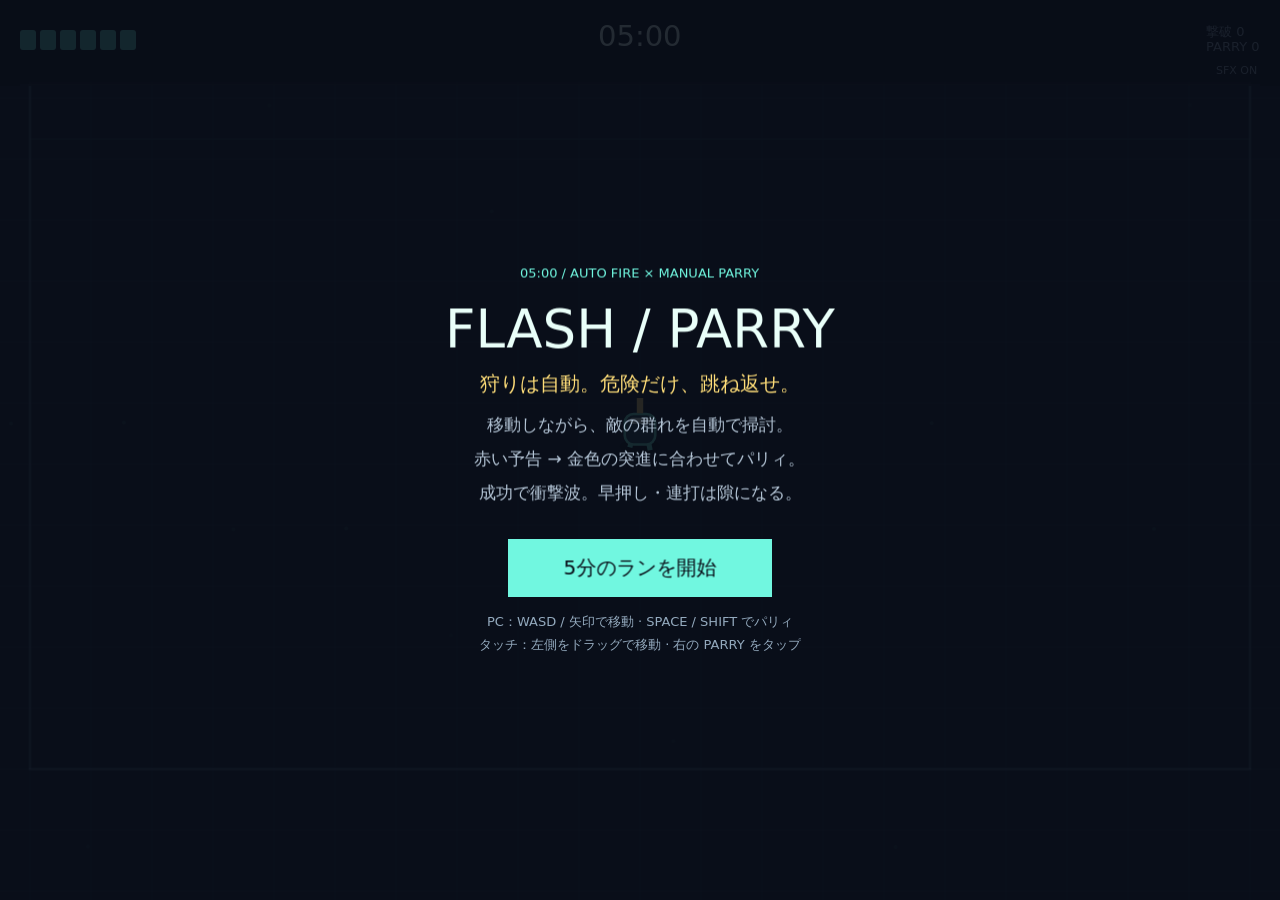
<file: index.html>
<!doctype html>
<html lang="ja">
  <head>
    <meta charset="UTF-8" />
    <meta name="viewport" content="width=device-width, initial-scale=1.0" />
    <meta name="theme-color" content="#101827" />
    <title>FLASH / PARRY — 自動攻撃 × 手動パリィ</title>
    <link rel="icon" href="data:," />
    <script type="module" crossorigin src="./assets/index-DFJokt_-.js"></script>
    <link rel="stylesheet" crossorigin href="./assets/index-YhN4aPXX.css">
  </head>
  <body>
    <div id="game" aria-label="2D game prototype"></div>
  </body>
</html>
</file>
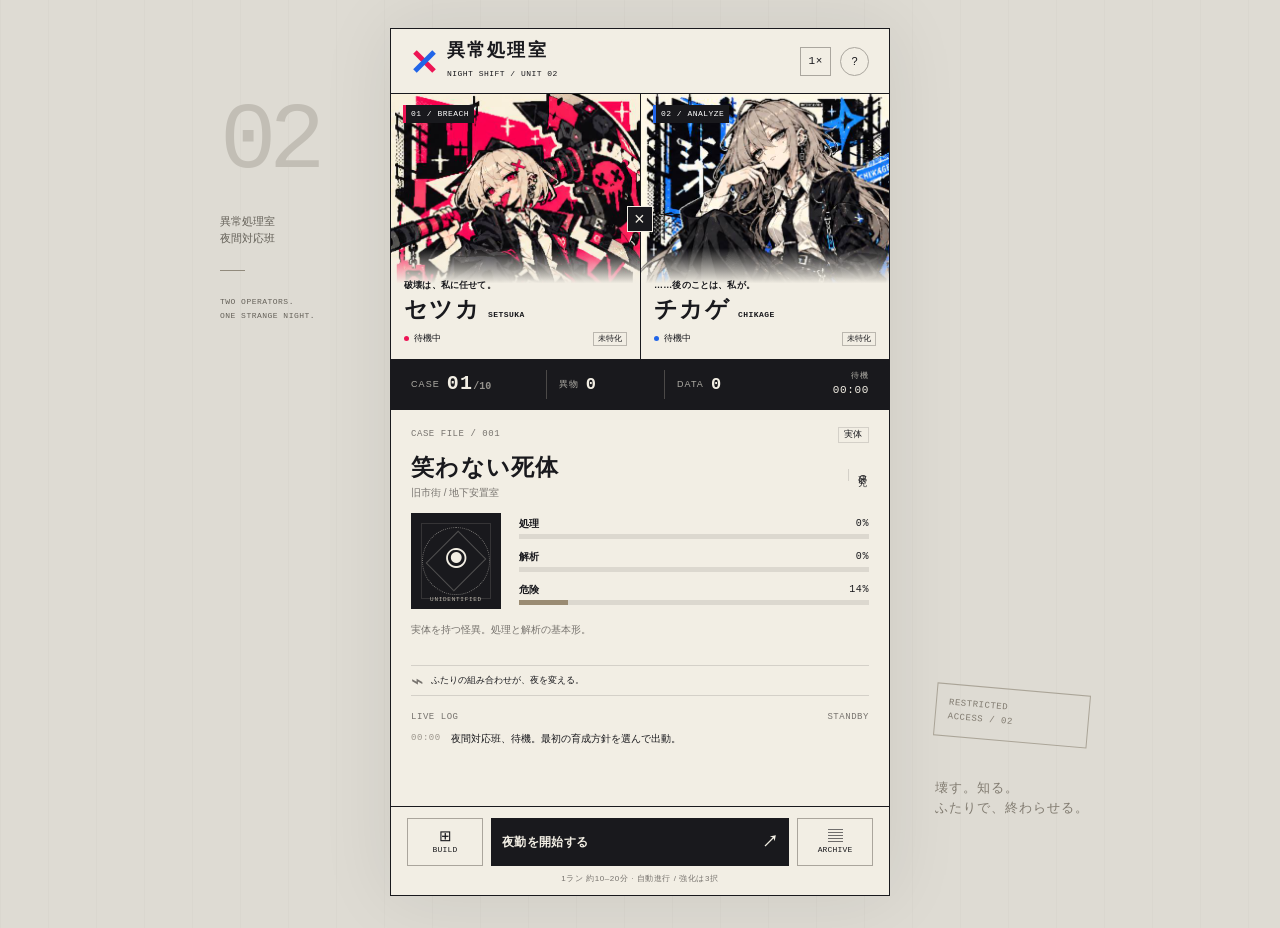
<file: chikage-setsuka/index.html>
<!doctype html>
<html lang="ja">
<head>
  <meta charset="utf-8">
  <meta name="viewport" content="width=device-width, initial-scale=1, viewport-fit=cover">
  <meta name="theme-color" content="#18181b">
  <meta name="apple-mobile-web-app-capable" content="yes">
  <meta name="apple-mobile-web-app-title" content="異常処理室">
  <meta name="apple-mobile-web-app-status-bar-style" content="default">
  <meta name="description" content="セツカとチカゲ、ふたりの育て方が夜を変える。短時間の自動進行ビルドRPG。">
  <title>異常処理室 — セツカとチカゲ</title>
  <link rel="icon" href="data:image/svg+xml,%3Csvg xmlns='http://www.w3.org/2000/svg' viewBox='0 0 64 64'%3E%3Crect width='64' height='64' fill='%2318181b'/%3E%3Cpath d='M15 16l34 32M49 16L15 48' stroke='%23ff1461' stroke-width='8'/%3E%3Ccircle cx='32' cy='32' r='9' fill='%232969ff'/%3E%3C/svg%3E">
  <link rel="stylesheet" href="style.css">
  <script src="data.js" defer></script>
  <script src="script.js" defer></script>
</head>
<body>
  <aside class="desktop-note" aria-hidden="true">
    <span class="editorial-number">02</span>
    <span>異常処理室<br>夜間対応班</span>
    <div class="editorial-line"></div>
    <span class="mono">TWO OPERATORS.<br>ONE STRANGE NIGHT.</span>
  </aside>
  <div class="game-shell" id="game-shell">
    <header class="topbar">
      <div class="wordmark"><span class="brand-cross" aria-hidden="true"></span><div><h1>異常処理室</h1><span class="mono">NIGHT SHIFT / UNIT 02</span></div></div>
      <div class="header-tools"><button class="speed-button mono" id="speed-button" title="進行速度を切り替える" aria-label="進行速度 1倍">1×</button><button class="help-button" id="help-button" aria-label="遊び方を開く">?</button></div>
    </header>

    <section class="operators" aria-label="セツカとチカゲ">
      <article class="operator setsuka">
        <div class="portrait-media"><img src="assets/setsuka.jpg" alt="ピンクの差し色、巨大な斧を持つセツカ" fetchpriority="high" draggable="false"></div>
        <span class="operator-code mono">01 / BREACH</span>
        <div class="operator-info"><span class="operator-caption">破壊は、私に任せて。</span><h2>セツカ <span class="mono">SETSUKA</span></h2><div class="operator-state"><span class="state-dot"></span><span id="setsuka-state">待機中</span><span class="operator-type" id="setsuka-type">未特化</span></div></div>
      </article>
      <article class="operator chikage">
        <div class="portrait-media"><img src="assets/chikage.jpg" alt="青の差し色、冷静な解析担当のチカゲ" fetchpriority="high" draggable="false"></div>
        <span class="operator-code mono">02 / ANALYZE</span>
        <div class="operator-info"><span class="operator-caption">……後のことは、私が。</span><h2>チカゲ <span class="mono">CHIKAGE</span></h2><div class="operator-state"><span class="state-dot"></span><span id="chikage-state">待機中</span><span class="operator-type" id="chikage-type">未特化</span></div></div>
      </article>
      <div class="duo-mark mono" aria-hidden="true">×</div>
    </section>

    <div class="run-strip">
      <div class="run-position"><span class="micro">CASE</span><strong class="mono" id="case-number">01<span>/10</span></strong></div>
      <div class="resource"><span class="micro">異物</span><strong class="mono" id="artifact-count">0</strong></div>
      <div class="resource"><span class="micro">DATA</span><strong class="mono" id="data-count">0</strong></div>
      <div class="run-clock"><span class="micro" id="run-status">待機</span><span class="mono" id="run-time">00:00</span></div>
    </div>

    <main>
      <section class="case-panel" aria-labelledby="case-name">
        <div class="section-meta"><span class="mono" id="case-label">CASE FILE / 001</span><span class="case-kind" id="case-kind">実体</span></div>
        <div class="case-heading"><div><h2 id="case-name">笑わない死体</h2><p id="case-location">旧市街 / 地下安置室</p></div><span class="research-tag" id="research-tag" title="DATAが60 / 150 / 300に到達すると研究が進み、弱点看破と危険制御が向上">研究 0</span></div>
        <div class="incident-row">
          <div class="anomaly" id="anomaly" data-kind="body" aria-hidden="true"><div class="target-ring"></div><span id="anomaly-mark">◉</span><span class="anomaly-id mono">UNIDENTIFIED</span></div>
          <div class="gauges">
            <div class="gauge process"><div class="gauge-label"><label for="process-bar" id="process-label">処理</label><span class="mono" id="process-value">0%</span></div><progress id="process-bar" value="0" max="100">0%</progress></div>
            <div class="gauge analysis"><div class="gauge-label"><label for="analysis-bar">解析</label><span class="mono" id="analysis-value">0%</span></div><progress id="analysis-bar" value="0" max="100">0%</progress></div>
            <div class="gauge danger"><div class="gauge-label"><label for="danger-bar">危険</label><span class="mono" id="danger-value">14%</span></div><progress id="danger-bar" value="14" max="100">14%</progress></div>
          </div>
        </div>
        <p class="case-hint" id="case-hint">処理100%で解決。解析を進めると弱点を看破し、DATA回収量が増加。</p>
        <div class="synergy-strip" id="synergy-strip"><span class="link-symbol" aria-hidden="true">⌁</span><span>ふたりの組み合わせが、夜を変える。</span></div>
      </section>
      <section class="log-panel" aria-labelledby="log-title"><div class="section-meta"><h2 id="log-title" class="mono">LIVE LOG</h2><span class="mono" id="log-indicator">STANDBY</span></div><ol id="action-log"><li><time class="mono">00:00</time><span>夜間対応班、待機。最初の育成方針を選んで出動。</span></li></ol></section>
    </main>

    <footer class="controls">
      <div class="control-row"><button class="secondary-button" id="build-button"><span aria-hidden="true">⊞</span><span class="mono">BUILD</span></button><button class="primary-button" id="main-button">夜勤を開始する <span aria-hidden="true">↗</span></button><button class="secondary-button" id="archive-button"><span aria-hidden="true">▤</span><span class="mono">ARCHIVE</span></button></div>
      <p id="footer-hint">1ラン 約10–20分 · 自動進行 / 強化は3択</p>
    </footer>
  </div>
  <div class="desktop-stamp" aria-hidden="true"><span class="mono">RESTRICTED<br>ACCESS / 02</span><span>壊す。知る。<br>ふたりで、終わらせる。</span></div>
  <dialog id="game-dialog" aria-labelledby="dialog-title"><div id="dialog-content"></div></dialog>
  <noscript>このゲームを遊ぶにはブラウザのJavaScriptを有効にしてください。</noscript>
</body>
</html>
</file>
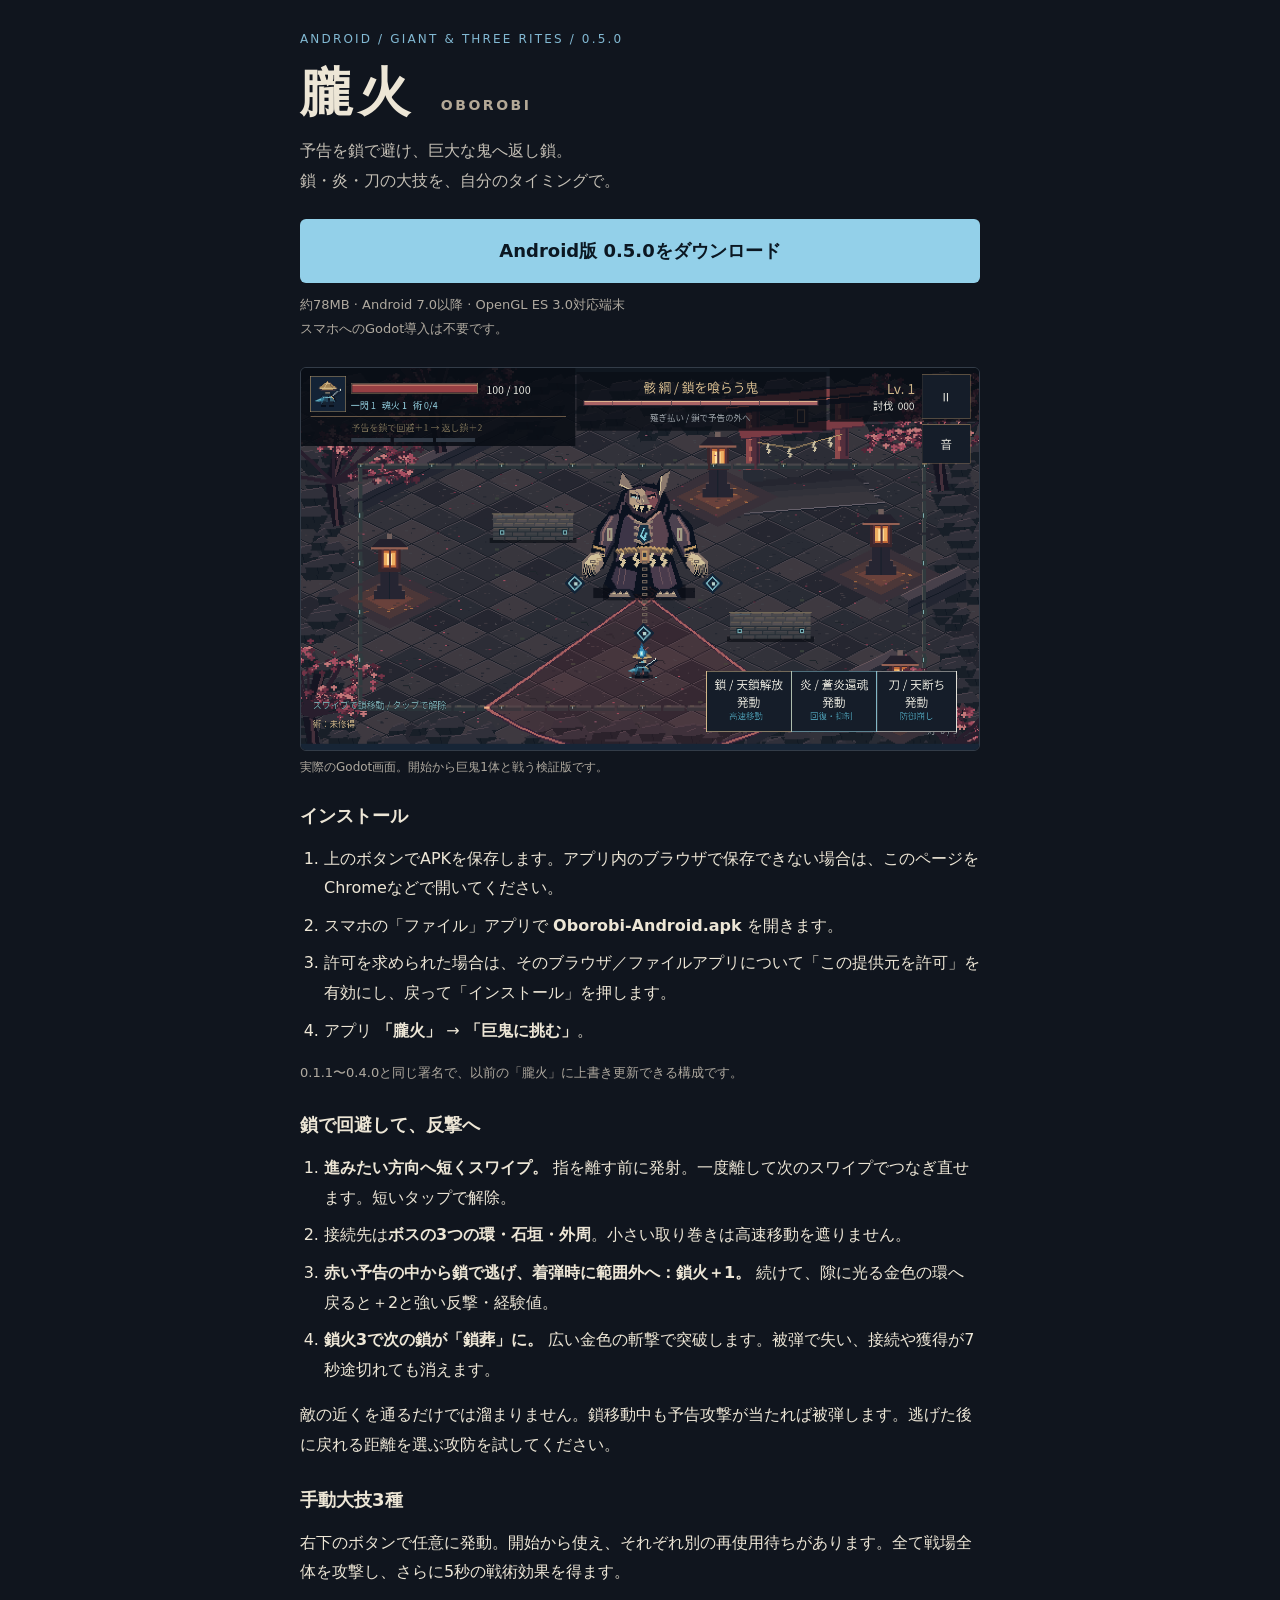
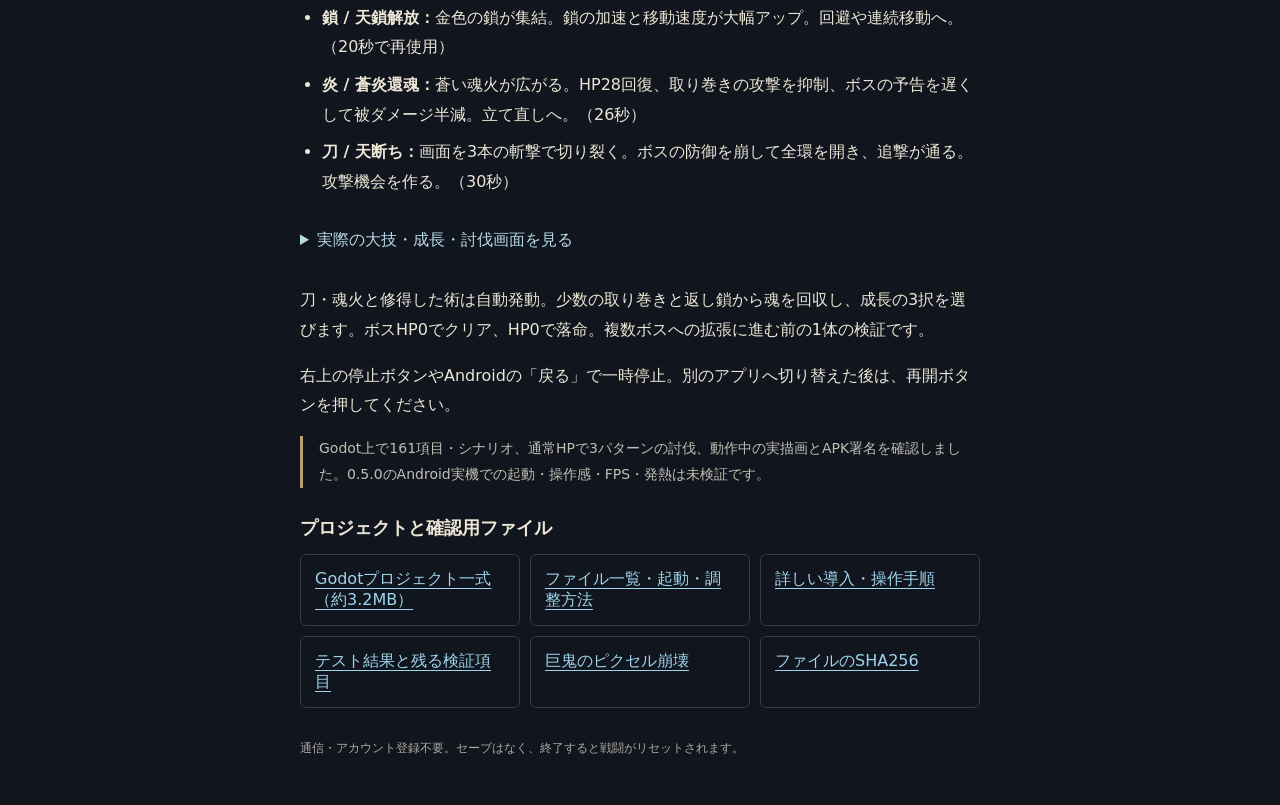
<file: oborobi/index.html>
<!doctype html>
<html lang="ja">
<head>
  <meta charset="utf-8">
  <meta name="viewport" content="width=device-width, initial-scale=1">
  <meta name="theme-color" content="#10151e">
  <meta name="description" content="朧火 0.5.0 — 巨大ボスへ返し鎖。鎖・炎・刀の手動大技3種を使うAndroid向けGodotゲーム。">
  <title>朧火 0.5.0 — 巨鬼と返し鎖</title>
  <style>
    :root { color-scheme: dark; font-family: system-ui, sans-serif; background: #10151e; color: #ede6d6; }
    * { box-sizing: border-box; }
    body { margin: 0; }
    main { max-width: 720px; padding: 32px 20px 48px; margin: 0 auto; }
    .eyebrow { color: #82b9d3; font-size: 12px; letter-spacing: .18em; }
    h1 { margin: 12px 0 8px; font-size: clamp(36px, 9vw, 52px); letter-spacing: .12em; }
    h1 small { font-size: 14px; color: #b4a997; letter-spacing: .18em; white-space: nowrap; }
    p, li { line-height: 1.85; }
    .lead { margin: 8px 0 24px; color: #c4bfb5; }
    .download { display: flex; align-items: center; justify-content: center; min-height: 64px; padding: 16px 20px; border-radius: 6px; background: #93d0e9; color: #0b1722; font-size: 18px; font-weight: 700; text-decoration: none; }
    .download:hover { background: #b5e0f0; }
    a:focus-visible { outline: 3px solid #f2cd87; outline-offset: 4px; }
    .info { font-size: 13px; color: #afa99f; margin-top: 10px; }
    figure { margin: 26px 0; }
    img { width: 100%; height: auto; display: block; border-radius: 6px; border: 1px solid #333c48; }
    figcaption { color: #afa99f; font-size: 12px; margin-top: 8px; }
    h2 { font-size: 18px; margin-top: 28px; }
    ol { padding-left: 24px; }
    li { margin-bottom: 8px; }
    a { color: #9ed5ec; }
    .links { display: grid; grid-template-columns: repeat(auto-fit, minmax(210px, 1fr)); gap: 10px; }
    .links a { padding: 14px; border: 1px solid #333c48; border-radius: 6px; text-underline-offset: 4px; }
    .note { border-left: 3px solid #b8a16c; padding-left: 16px; color: #c4bfb5; font-size: 14px; }
    footer { margin-top: 32px; color: #afa99f; font-size: 12px; }
    details { margin: 22px 0; }
    summary { cursor: pointer; color: #b8dae7; padding: 12px 0; }
    .rites { padding-left: 22px; }
  </style>
</head>
<body>
  <main>
    <div class="eyebrow">ANDROID / GIANT &amp; THREE RITES / 0.5.0</div>
    <h1>朧火 <small>OBOROBI</small></h1>
    <p class="lead">予告を鎖で避け、巨大な鬼へ返し鎖。<br>鎖・炎・刀の大技を、自分のタイミングで。</p>
    <a class="download" href="0.5.0/Oborobi-Android.apk" download="Oborobi-Android.apk">Android版 0.5.0をダウンロード</a>
    <p class="info">約78MB · Android 7.0以降 · OpenGL ES 3.0対応端末<br>スマホへのGodot導入は不要です。</p>
    <figure>
      <img src="0.5.0/captures/21-boss-warning.png" width="1280" height="720" alt="夜の境内にいる巨大な鬼と、主人公の足元に広がる赤い攻撃予告。右下には鎖・炎・刀の手動大技ボタン。">
      <figcaption>実際のGodot画面。開始から巨鬼1体と戦う検証版です。</figcaption>
    </figure>
    <h2>インストール</h2>
    <ol>
      <li>上のボタンでAPKを保存します。アプリ内のブラウザで保存できない場合は、このページをChromeなどで開いてください。</li>
      <li>スマホの「ファイル」アプリで <strong>Oborobi-Android.apk</strong> を開きます。</li>
      <li>許可を求められた場合は、そのブラウザ／ファイルアプリについて「この提供元を許可」を有効にし、戻って「インストール」を押します。</li>
      <li>アプリ <strong>「朧火」</strong> → <strong>「巨鬼に挑む」</strong>。</li>
    </ol>
    <p class="info">0.1.1〜0.4.0と同じ署名で、以前の「朧火」に上書き更新できる構成です。</p>
    <h2>鎖で回避して、反撃へ</h2>
    <ol>
      <li><strong>進みたい方向へ短くスワイプ。</strong> 指を離す前に発射。一度離して次のスワイプでつなぎ直せます。短いタップで解除。</li>
      <li>接続先は<strong>ボスの3つの環・石垣・外周</strong>。小さい取り巻きは高速移動を遮りません。</li>
      <li><strong>赤い予告の中から鎖で逃げ、着弾時に範囲外へ：鎖火＋1。</strong> 続けて、隙に光る金色の環へ戻ると＋2と強い反撃・経験値。</li>
      <li><strong>鎖火3で次の鎖が「鎖葬」に。</strong> 広い金色の斬撃で突破します。被弾で失い、接続や獲得が7秒途切れても消えます。</li>
    </ol>
    <p>敵の近くを通るだけでは溜まりません。鎖移動中も予告攻撃が当たれば被弾します。逃げた後に戻れる距離を選ぶ攻防を試してください。</p>
    <h2>手動大技3種</h2>
    <p>右下のボタンで任意に発動。開始から使え、それぞれ別の再使用待ちがあります。全て戦場全体を攻撃し、さらに5秒の戦術効果を得ます。</p>
    <ul class="rites">
      <li><strong>鎖 / 天鎖解放：</strong>金色の鎖が集結。鎖の加速と移動速度が大幅アップ。回避や連続移動へ。（20秒で再使用）</li>
      <li><strong>炎 / 蒼炎還魂：</strong>蒼い魂火が広がる。HP28回復、取り巻きの攻撃を抑制、ボスの予告を遅くして被ダメージ半減。立て直しへ。（26秒）</li>
      <li><strong>刀 / 天断ち：</strong>画面を3本の斬撃で切り裂く。ボスの防御を崩して全環を開き、追撃が通る。攻撃機会を作る。（30秒）</li>
    </ul>
    <details>
      <summary>実際の大技・成長・討伐画面を見る</summary>
      <figure><img src="0.5.0/captures/24-chain-rite-start.png" width="1280" height="720" loading="lazy" alt="天鎖解放の金色の鎖と敵の破片。"><figcaption>鎖：天鎖解放。発動後も5秒の高速移動が続きます。</figcaption></figure>
      <figure><img src="0.5.0/captures/25-flame-rite-start.png" width="1280" height="720" loading="lazy" alt="戦場へ広がる青いピクセル状の魂火。"><figcaption>炎：蒼炎還魂。回復と攻撃抑制で立て直します。</figcaption></figure>
      <figure><img src="0.5.0/captures/26-blade-rite-start.png" width="1280" height="720" loading="lazy" alt="戦場全体を横切る斬撃と、全て開いたボスの環。"><figcaption>刀：天断ち。守りを崩して追撃へ。</figcaption></figure>
      <figure><img src="0.5.0/captures/28-boss-upgrade.png" width="1280" height="720" loading="lazy" alt="経験値を回収して新しい術を選ぶ3択。"><figcaption>返し鎖と取り巻きから魂を回収し、3択で成長。</figcaption></figure>
      <figure><img src="0.5.0/captures/30-boss-clear.png" width="1280" height="720" loading="lazy" alt="実際に巨大ボスを倒した結果画面。"><figcaption>ボスHP0で討伐完了。結果から再挑戦できます。</figcaption></figure>
    </details>
    <p>刀・魂火と修得した術は自動発動。少数の取り巻きと返し鎖から魂を回収し、成長の3択を選びます。ボスHP0でクリア、HP0で落命。複数ボスへの拡張に進む前の1体の検証です。</p>
    <p>右上の停止ボタンやAndroidの「戻る」で一時停止。別のアプリへ切り替えた後は、再開ボタンを押してください。</p>
    <div class="note">
      <p>Godot上で161項目・シナリオ、通常HPで3パターンの討伐、動作中の実描画とAPK署名を確認しました。0.5.0のAndroid実機での起動・操作感・FPS・発熱は未検証です。</p>
    </div>
    <h2>プロジェクトと確認用ファイル</h2>
    <div class="links">
      <a href="0.5.0/OborobiGodot.zip" download>Godotプロジェクト一式（約3.2MB）</a>
      <a href="0.5.0/README.md">ファイル一覧・起動・調整方法</a>
      <a href="0.5.0/ANDROID.md">詳しい導入・操作手順</a>
      <a href="0.5.0/TEST_RESULTS.md">テスト結果と残る検証項目</a>
      <a href="0.5.0/captures/29-boss-breakup.png">巨鬼のピクセル崩壊</a>
      <a href="0.5.0/SHA256SUMS.txt">ファイルのSHA256</a>
    </div>
    <footer>通信・アカウント登録不要。セーブはなく、終了すると戦闘がリセットされます。</footer>
  </main>
</body>
</html>
</file>
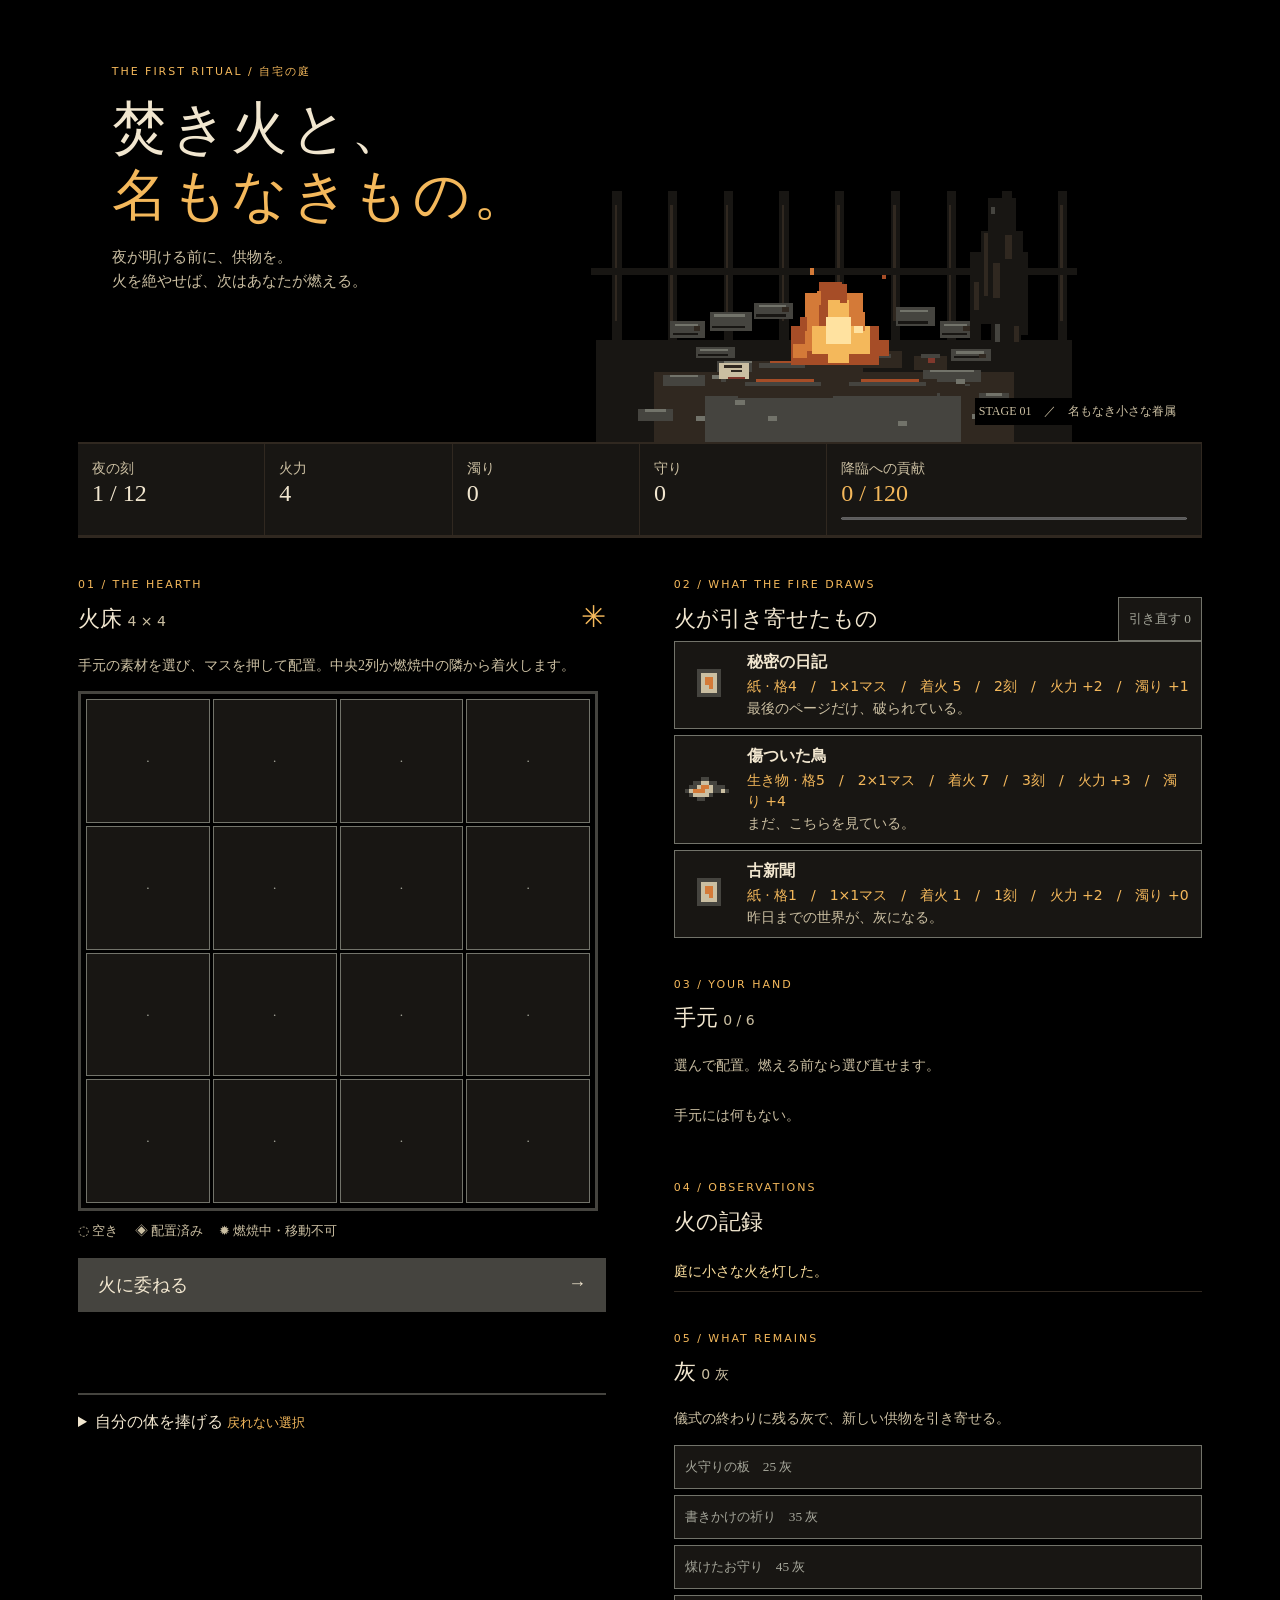
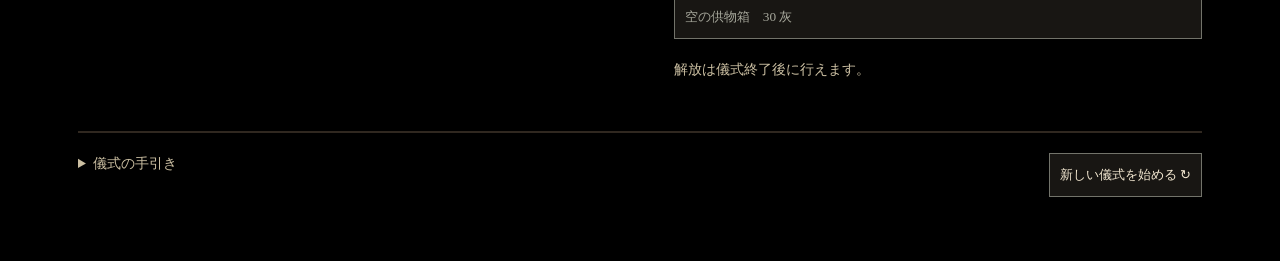
<file: takibi-jashin/index.html>
<!doctype html>
<html lang="ja"><head><meta charset="utf-8"><meta name="viewport" content="width=device-width,initial-scale=1"><meta name="theme-color" content="#000000"><title>焚き火と、名もなきもの</title><link rel="stylesheet" href="style.css"><script defer src="core.js"></script><script defer src="art.js"></script><script defer src="app.js"></script></head><body><main class="shell">
<header class="hero"><canvas id="scene" width="320" height="180" aria-hidden="true"></canvas><div class="hero-copy"><p class="eyebrow">THE FIRST RITUAL / 自宅の庭</p><h1>焚き火と、<br><em>名もなきもの。</em></h1><p>夜が明ける前に、供物を。<br>火を絶やせば、次はあなたが燃える。</p></div><div class="hero-caption">STAGE 01　／　名もなき小さな眷属</div></header>
<section class="status" aria-label="儀式の状態"><div><small>夜の刻</small><strong id="turn"></strong></div><div><small>火力</small><strong id="heat"></strong></div><div><small>濁り</small><strong id="murk"></strong></div><div><small>守り</small><strong id="guard"></strong></div><div class="goal"><small>降臨への貢献</small><strong id="score"></strong><progress id="progress" max="120"></progress></div></section>
<section id="notice" class="notice" aria-live="polite"></section>
<div class="layout"><section class="hearth"><div class="heading"><div><span class="eyebrow">01 / THE HEARTH</span><h2>火床 <small>4 × 4</small></h2></div><span class="sigil">✳︎</span></div><p class="hint">手元の素材を選び、マスを押して配置。中央2列か燃焼中の隣から着火します。</p><div id="board" class="board" aria-label="火床"></div><div class="legend">◌ 空き　 ◈ 配置済み　 ✹ 燃焼中・移動不可</div><button id="burn" class="primary">火に委ねる <span>→</span></button><p id="message" class="message" aria-live="polite"></p><div id="forecast" class="forecast"></div><details class="body-panel"><summary>自分の体を捧げる <span>戻れない選択</span></summary><p class="hint">部位は配置中に一度だけ捧げられ、代償はこの一晩続きます。</p><div id="body"></div></details></section>
<div class="side"><section><div class="heading"><div><span class="eyebrow">02 / WHAT THE FIRE DRAWS</span><h2 id="offer-title">火が引き寄せたもの</h2></div><button id="reroll" class="small-button">引き直す</button></div><div id="offers" class="cards"></div></section><section><div class="heading"><div><span class="eyebrow">03 / YOUR HAND</span><h2>手元 <small id="hand-count"></small></h2></div></div><p class="hint">選んで配置。燃える前なら選び直せます。</p><div id="hand" class="cards"></div></section><section><div class="heading"><div><span class="eyebrow">04 / OBSERVATIONS</span><h2>火の記録</h2></div></div><ol id="log"></ol></section><section class="ash-panel"><div class="heading"><div><span class="eyebrow">05 / WHAT REMAINS</span><h2>灰 <small id="ash"></small></h2></div></div><p class="hint">儀式の終わりに残る灰で、新しい供物を引き寄せる。</p><div id="unlocks" class="cards"></div></section></div></div>
<footer><details><summary>儀式の手引き</summary><p>12刻を生き延び、貢献120以上で降臨。火力0で即失敗。高火力は高い格を引き寄せ、12以上で離れた素材への延焼も起こる。紙が3つ同時に燃えると火力が上がる。庭石などの守りは配置中だけ妨害を軽減する。生き物は暴れ、移動・逃走するが、麻の紐や蝋燭の隣では鎮まる。名指しの供物は期限内に燃え尽きると貢献2倍。数値は検証用。</p></details><button id="reset" class="small-button">新しい儀式を始める ↻</button></footer>
<dialog id="decision"><div id="decision-content"></div></dialog></main></body></html>
</file>
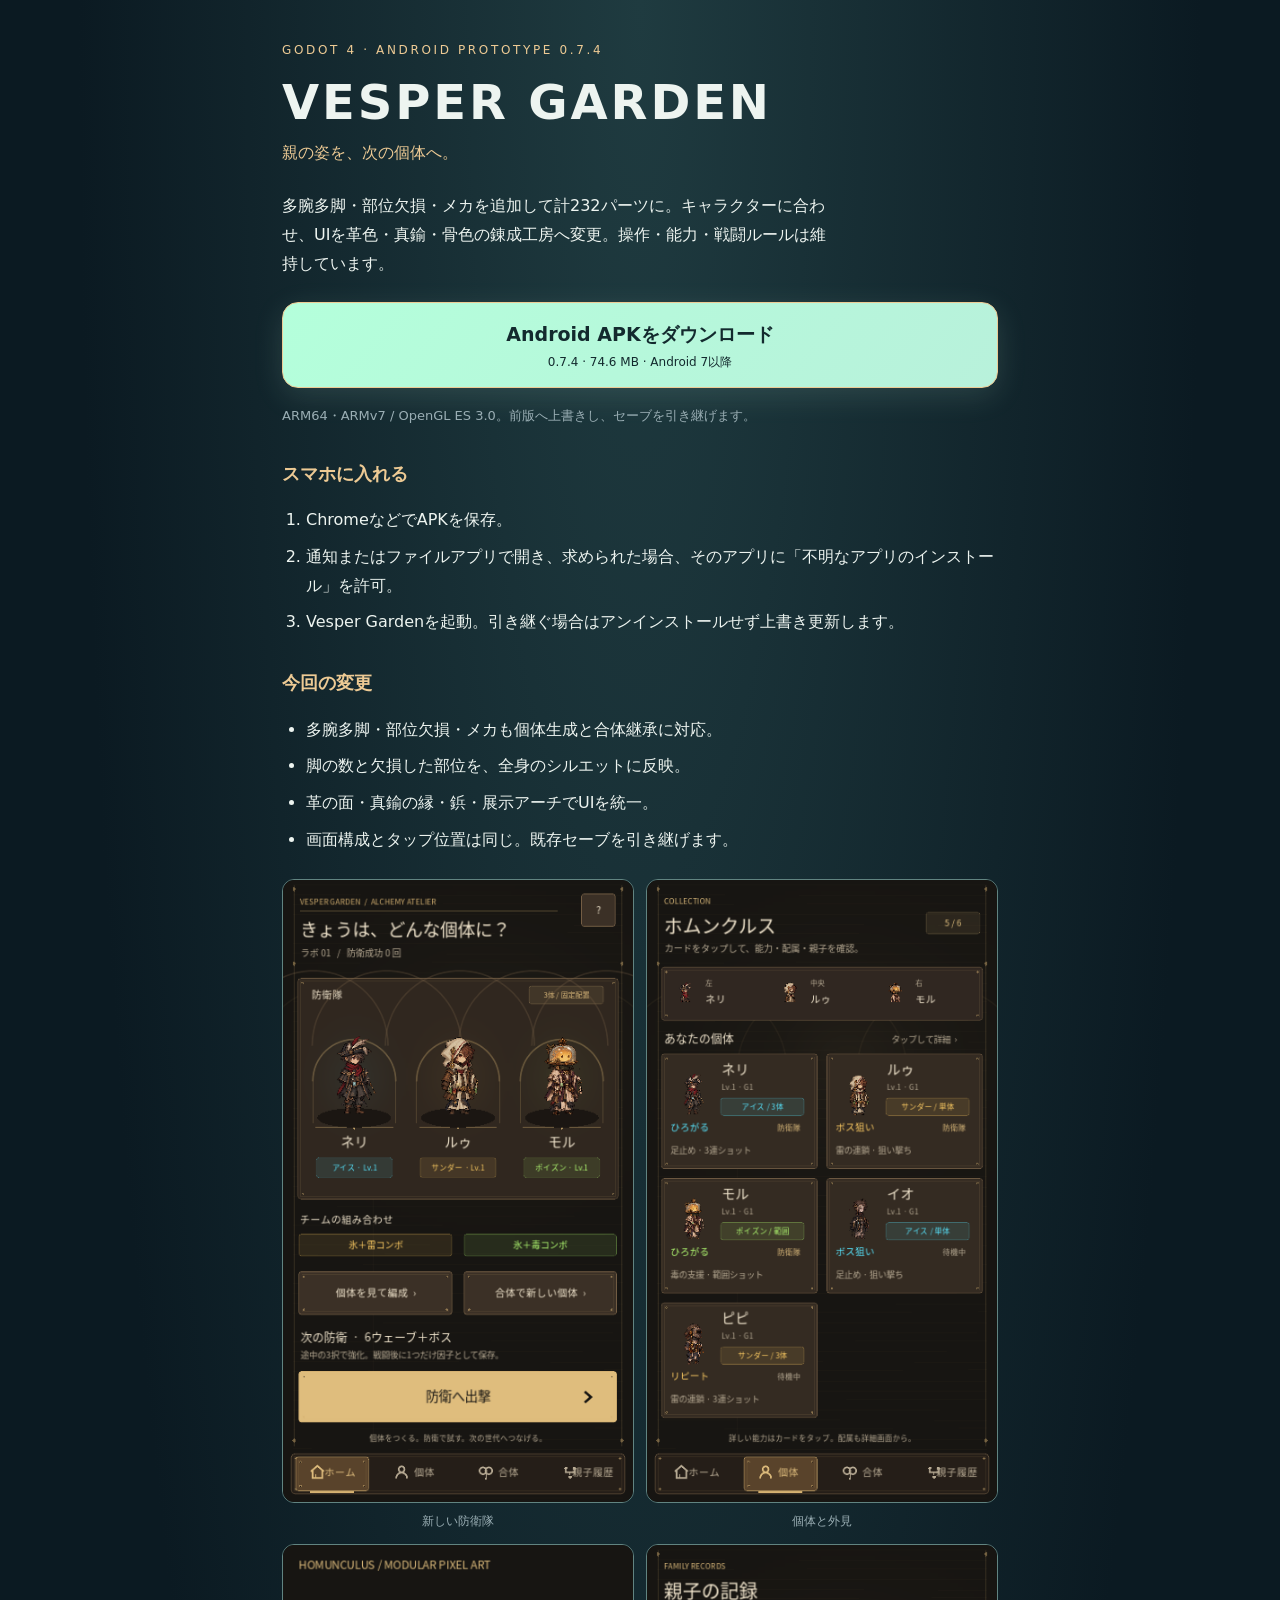
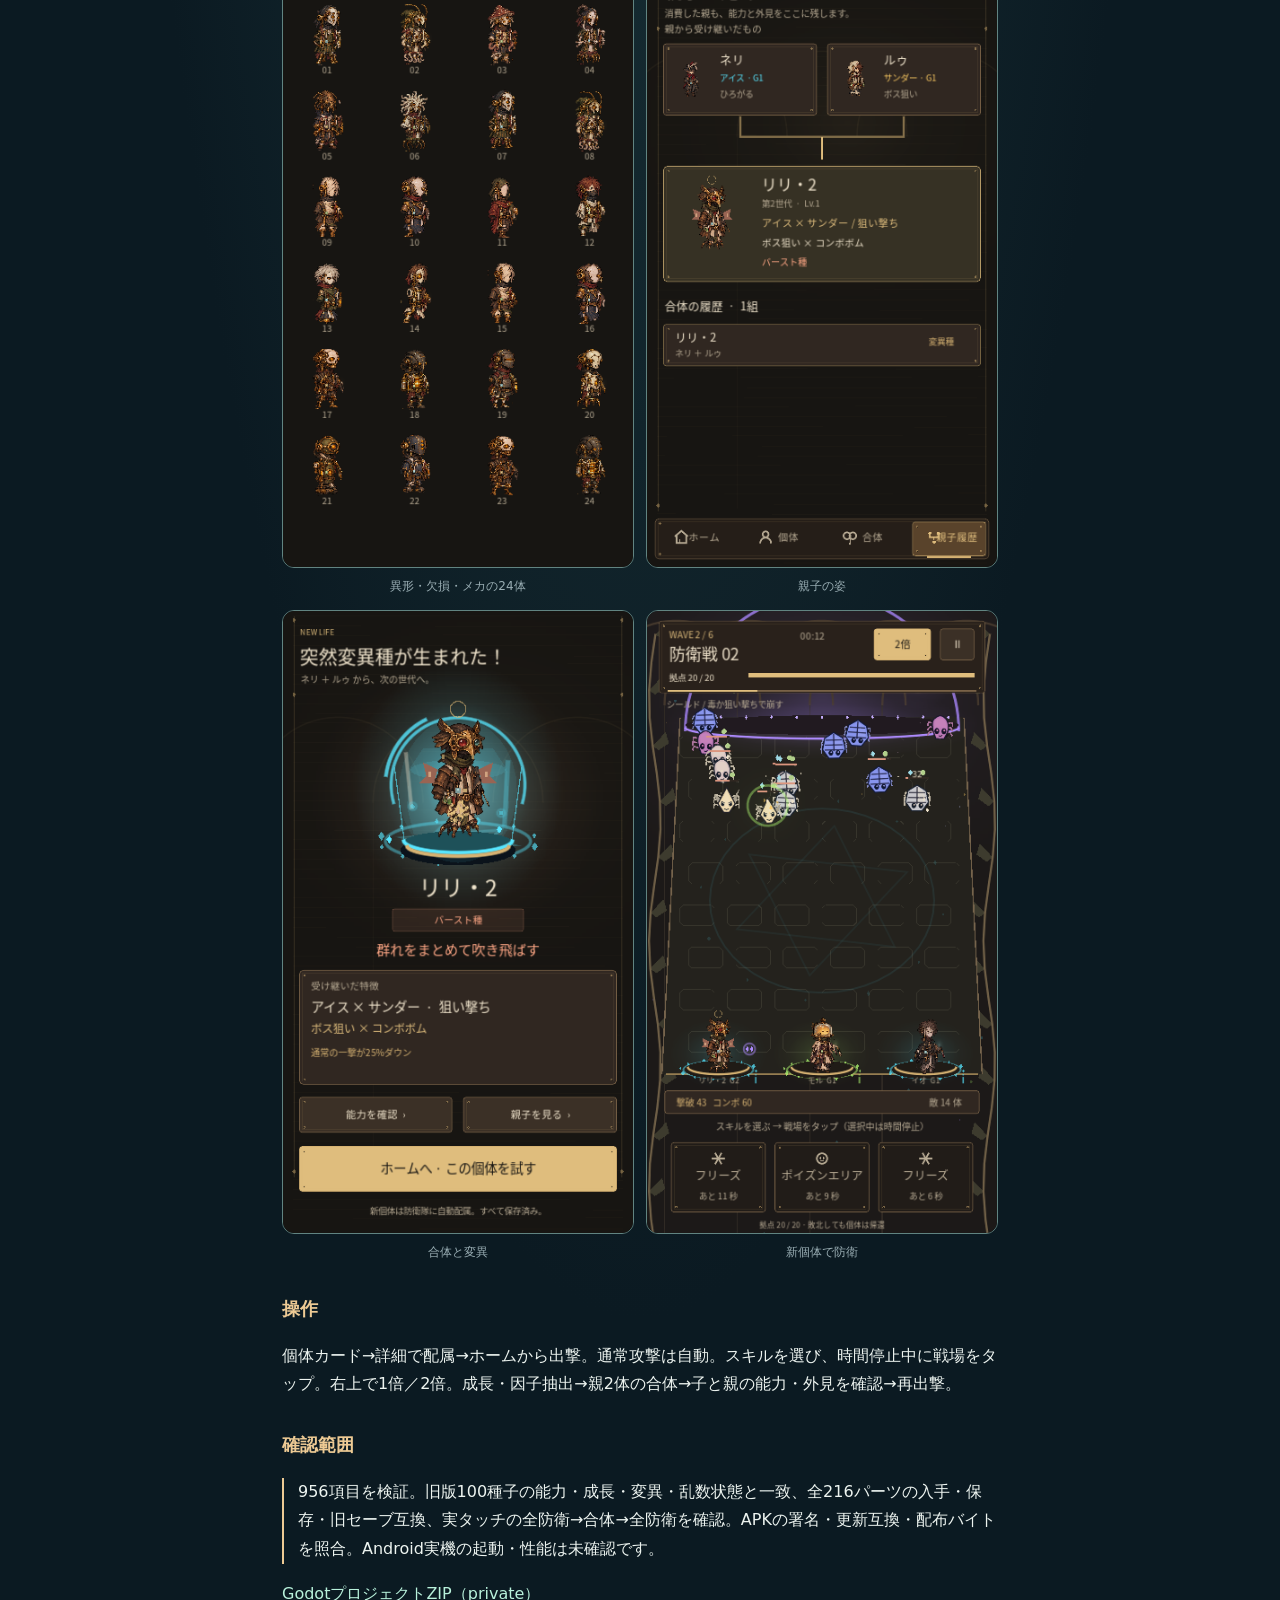
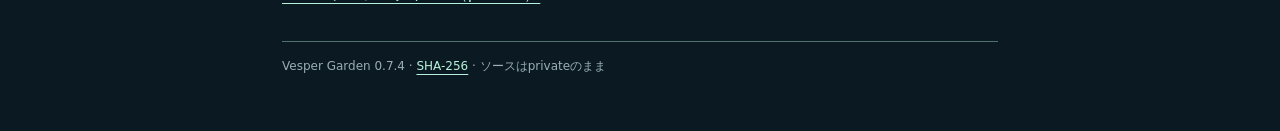
<file: assets/vesper-garden/index.html>
<!doctype html>
<html lang="ja">
<head>
<meta charset="utf-8">
<meta name="viewport" content="width=device-width, initial-scale=1">
<meta name="theme-color" content="#0b1a22">
<meta name="description" content="個体の生成・遺伝・突然変異を楽しみ、育てた3体を防衛で試すGodot製ゲーム。">
<title>Vesper Garden — Androidで遊ぶ</title>
<style>
:root { color-scheme: dark; --bg:#0b1a22; --ink:#edf4f0; --dim:#9aaeb4; --mint:#b8f1db; --gold:#edca94; }
* { box-sizing:border-box; }
body { margin:0; background:radial-gradient(ellipse at top,#1f3b40 0,var(--bg) 62%); color:var(--ink); font-family:system-ui,-apple-system,"Noto Sans JP",sans-serif; line-height:1.8; }
main { max-width:760px; margin:auto; padding:40px 22px 54px; }
.eyebrow { font-size:12px; letter-spacing:.22em; color:var(--gold); }
h1 { font-family:system-ui,sans-serif; letter-spacing:.06em; font-size:clamp(30px,8vw,48px); line-height:1.2; margin:12px 0 8px; font-weight:700; }
.subtitle { color:var(--gold); margin:0 0 24px; }
p { margin:16px 0; }
.intro { max-width:560px; }
.download { display:flex; flex-direction:column; align-items:center; justify-content:center; min-height:78px; padding:14px; border:1px solid var(--gold); border-radius:16px; background:linear-gradient(130deg,#b4ffdb,#b8f1db); color:#132a2e; text-decoration:none; font-size:19px; font-weight:700; box-shadow:0 8px 30px #b8f1db22; margin:24px 0 12px; }
.download small { font-size:12px; font-weight:500; }
.download:focus-visible,a:focus-visible { outline:3px solid var(--gold); outline-offset:4px; }
.fine { font-size:13px; color:var(--dim); }
h2 { font-size:18px; color:var(--gold); margin:30px 0 10px; font-weight:600; }
ol,ul { padding-left:24px; }
li { margin:8px 0; }
a { color:var(--mint); text-underline-offset:4px; overflow-wrap:anywhere; }
.gallery { display:grid; grid-template-columns:repeat(2,1fr); gap:12px; margin-top:24px; }
figure { margin:0; min-width:0; }
img { width:100%; height:auto; display:block; border:1px solid #618481; border-radius:12px; background:var(--bg); }
figcaption { color:var(--dim); font-size:12px; text-align:center; margin-top:8px; }
.note { border-left:2px solid var(--gold); padding-left:14px; }
footer { border-top:1px solid #52706b; margin-top:32px; padding-top:14px; font-size:12px; color:var(--dim); }
@media(max-width:420px) { main { padding:28px 18px 40px; } .gallery { gap:8px; } }
</style>
</head>
<body><main><div class="eyebrow">GODOT 4 · ANDROID PROTOTYPE 0.7.4</div><h1>VESPER GARDEN</h1><p class="subtitle">親の姿を、次の個体へ。</p>
<p class="intro">多腕多脚・部位欠損・メカを追加して計232パーツに。キャラクターに合わせ、UIを革色・真鍮・骨色の錬成工房へ変更。操作・能力・戦闘ルールは維持しています。</p>
<a class="download" href="0.7.4/vesper-garden-android.apk" download="vesper-garden-android.apk">Android APKをダウンロード<small>0.7.4 · 74.6 MB · Android 7以降</small></a>
<p class="fine">ARM64・ARMv7 / OpenGL ES 3.0。前版へ上書きし、セーブを引き継げます。</p>
<h2>スマホに入れる</h2><ol><li>ChromeなどでAPKを保存。</li><li>通知またはファイルアプリで開き、求められた場合、そのアプリに「不明なアプリのインストール」を許可。</li><li>Vesper Gardenを起動。引き継ぐ場合はアンインストールせず上書き更新します。</li></ol>
<h2>今回の変更</h2><ul><li>多腕多脚・部位欠損・メカも個体生成と合体継承に対応。</li><li>脚の数と欠損した部位を、全身のシルエットに反映。</li><li>革の面・真鍮の縁・鋲・展示アーチでUIを統一。</li><li>画面構成とタップ位置は同じ。既存セーブを引き継げます。</li></ul><div class="gallery">
<figure><a href="0.7.4/36-mobile-home.png"><img src="0.7.4/36-mobile-home.png" width="390" height="693" alt="新しい防衛隊：Godotの実画面" loading="lazy"></a><figcaption>新しい防衛隊</figcaption></figure>
<figure><a href="0.7.4/37-mobile-collection.png"><img src="0.7.4/37-mobile-collection.png" width="390" height="693" alt="個体と外見：Godotの実画面" loading="lazy"></a><figcaption>個体と外見</figcaption></figure>
<figure><a href="0.7.4/00-character-variations.png"><img src="0.7.4/00-character-variations.png" width="390" height="693" alt="異形・欠損・メカの24体：Godotの実画面" loading="lazy"></a><figcaption>異形・欠損・メカの24体</figcaption></figure>
<figure><a href="0.7.4/40-parent-child-history.png"><img src="0.7.4/40-parent-child-history.png" width="390" height="693" alt="親子の姿：Godotの実画面" loading="lazy"></a><figcaption>親子の姿</figcaption></figure>
<figure><a href="0.7.4/45-rare-birth.png"><img src="0.7.4/45-rare-birth.png" width="390" height="693" alt="合体と変異：Godotの実画面" loading="lazy"></a><figcaption>合体と変異</figcaption></figure>
<figure><a href="0.7.4/49-rare-species-defence.png"><img src="0.7.4/49-rare-species-defence.png" width="390" height="693" alt="新個体で防衛：Godotの実画面" loading="lazy"></a><figcaption>新個体で防衛</figcaption></figure>
</div><h2>操作</h2><p>個体カード→詳細で配属→ホームから出撃。通常攻撃は自動。スキルを選び、時間停止中に戦場をタップ。右上で1倍／2倍。成長・因子抽出→親2体の合体→子と親の能力・外見を確認→再出撃。</p>
<h2>確認範囲</h2><p class="note">956項目を検証。旧版100種子の能力・成長・変異・乱数状態と一致、全216パーツの入手・保存・旧セーブ互換、実タッチの全防衛→合体→全防衛を確認。APKの署名・更新互換・配布バイトを照合。Android実機の起動・性能は未確認です。</p>
<p><a href="https://github.com/kemonodot/game-prototype/blob/main/deliveries/vesper-garden/0.7.4/vesper-garden-godot.zip">GodotプロジェクトZIP（private）</a></p>
<footer>Vesper Garden 0.7.4 · <a href="0.7.4/SHA256SUMS.txt">SHA-256</a> · ソースはprivateのまま</footer></main></body></html>
</file>
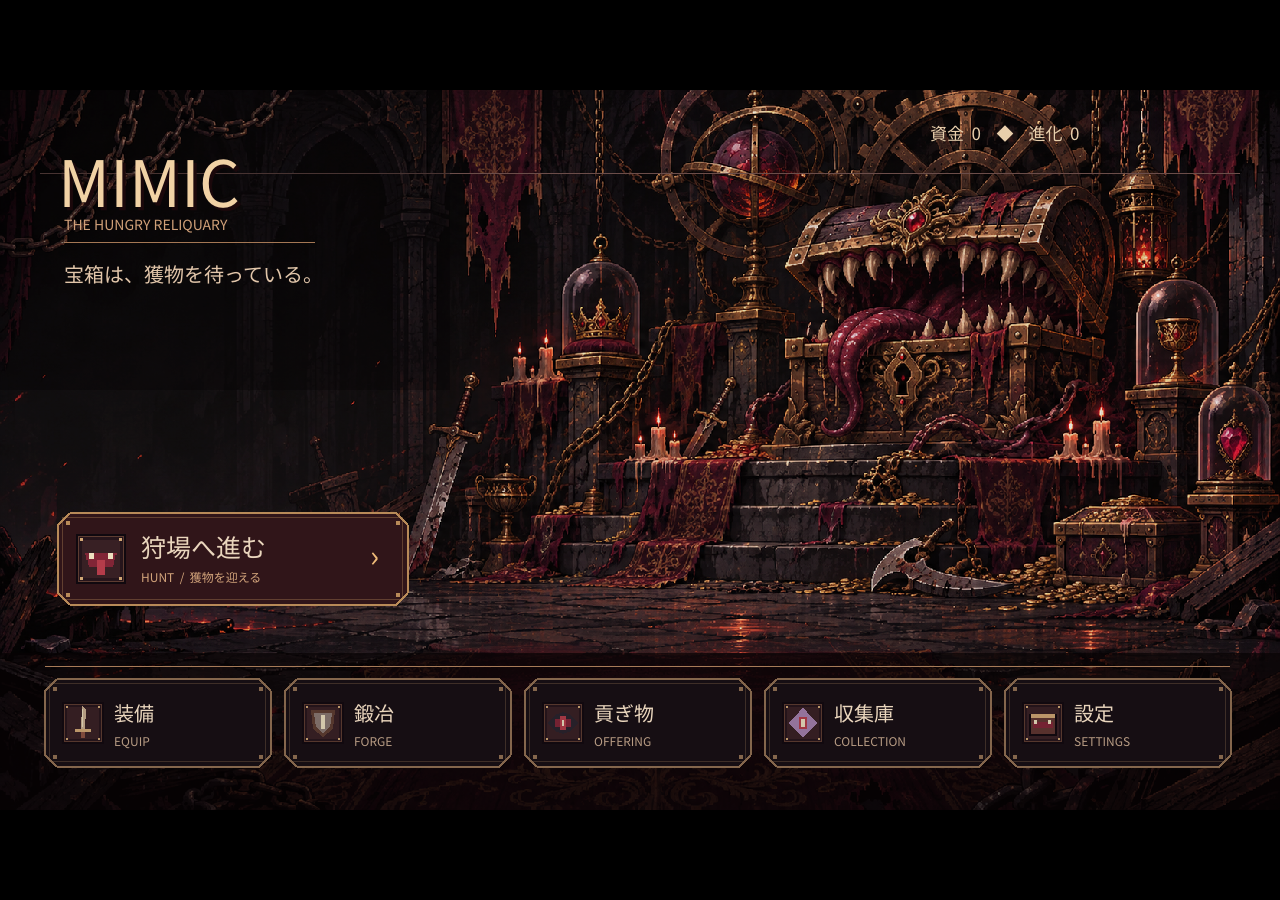
<file: mimic/web/index.html>
<!DOCTYPE html>
<html lang="ja">
	<head>
		<meta charset="utf-8">
		<meta name="viewport" content="width=device-width, user-scalable=no, initial-scale=1.0">
		<title>MIMIC</title>
		<style>
html, body, #canvas {
	margin: 0;
	padding: 0;
	border: 0;
}

body {
	color: white;
	background-color: black;
	overflow: hidden;
	touch-action: none;
}

#canvas {
	display: block;
}

#canvas:focus {
	outline: none;
}

#status, #status-splash, #status-progress {
	position: absolute;
	left: 0;
	right: 0;
}

#status, #status-splash {
	top: 0;
	bottom: 0;
}

#status {
	background-color: #242424;
	display: flex;
	flex-direction: column;
	justify-content: center;
	align-items: center;
	visibility: hidden;
}

#status-splash {
	max-height: 100%;
	max-width: 100%;
	margin: auto;
}

#status-splash.show-image--false {
	display: none;
}

#status-splash.fullsize--true {
	height: 100%;
	width: 100%;
	object-fit: contain;
}

#status-splash.use-filter--false {
	image-rendering: pixelated;
}

#status-progress, #status-notice {
	display: none;
}

#status-progress {
	bottom: 10%;
	width: 50%;
	margin: 0 auto;
}

#status-notice {
	background-color: #5b3943;
	border-radius: 0.5rem;
	border: 1px solid #9b3943;
	color: #e0e0e0;
	font-family: 'Noto Sans', 'Droid Sans', Arial, sans-serif;
	line-height: 1.3;
	margin: 0 2rem;
	overflow: hidden;
	padding: 1rem;
	text-align: center;
	z-index: 1;
}

#phone-helper { display: none; position: fixed; left: 16px; right: 16px; bottom: max(18px, env(safe-area-inset-bottom)); z-index: 5; padding: 16px; background: #181015; border: 1px solid #a45c62; color: #fff4e5; font: 15px/1.5 system-ui, sans-serif; text-align: center; box-shadow: 0 3px 18px #000; }
#phone-helper p { margin: 0 0 12px; }
#phone-start { display: block; width: 100%; min-height: 52px; border: 1px solid #e3aa8d; background: #873844; color: white; font: bold 18px system-ui, sans-serif; border-radius: 4px; touch-action: manipulation; }
#phone-start:disabled { opacity: .6; }
#phone-sound { display: block; width: 100%; min-height: 44px; margin-top: 8px; border: 1px solid #a77a70; background: #24161b; color: #fff4e5; font: 16px system-ui, sans-serif; border-radius: 4px; touch-action: manipulation; }
#phone-music { display: block; width: 100%; min-height: 44px; margin-top: 8px; border: 1px solid #a77a70; background: #24161b; color: #fff4e5; font: 16px system-ui, sans-serif; border-radius: 4px; touch-action: manipulation; }
#phone-audio-actions { display: flex; gap: 8px; }
#phone-audio-actions button { flex: 1; min-width: 0; font-size: 14px; }
#phone-audio-status { margin: 8px 0 0; min-height: 1.2em; font-size: 13px; }

@media (orientation: portrait) and (pointer: coarse) { #phone-helper.visible { display: block; } }
@media (orientation: portrait) and (max-height: 620px) {
 #phone-helper { padding: 8px; bottom: 8px; }
 #phone-helper p { margin-bottom: 4px; font-size: 13px; line-height: 1.2; }
 #phone-start { min-height: 44px; font-size: 16px; }
 #phone-sound, #phone-music { margin-top: 4px; }
 #phone-audio-status { margin-top: 4px; }
}
		</style>
		
	</head>
	<body>
		<canvas id="canvas">
			Your browser does not support the canvas tag.
		</canvas>

		<div id="phone-helper" role="region" aria-label="スマートフォン向けの開始操作">
			<p>旋律BGM版<br>ドラッグで照準、攻撃は自動です。</p>
			<button id="phone-start" type="button" disabled>読み込み中…</button>
			<div id="phone-audio-actions">
				<button id="phone-sound" type="button" disabled>効果音を確認</button>
				<button id="phone-music" type="button" disabled>メインBGMを確認</button>
			</div>
			<p id="phone-audio-status" aria-live="polite"></p>
		</div>
		<noscript>
			Your browser does not support JavaScript.
		</noscript>

		<div id="status">
			<img id="status-splash" class="show-image--true fullsize--true use-filter--true" src="index.png" alt="">
			<progress id="status-progress"></progress>
			<div id="status-notice"></div>
		</div>

		<script src="index.js?storage-audio=1"></script>
		<script>
const GODOT_CONFIG = {"args":[],"canvasResizePolicy":2,"emscriptenPoolSize":8,"ensureCrossOriginIsolationHeaders":true,"executable":"index","experimentalVK":false,"fileSizes":{"index.pck":7165760,"index.wasm":37700666},"focusCanvas":true,"gdextensionLibs":[],"godotPoolSize":4};
// Request the updated pack even if a previous version is cached.
GODOT_CONFIG.mainPack = `${GODOT_CONFIG.executable}.pck?melody-loop-1=1`;
const GODOT_THREADS_ENABLED = false;
window.mimicStorageState = {seq: 0, status: "pending", failureSeq: 0, failureKind: ""};
window.mimicStorageReport = (status) => {
  const prev = window.mimicStorageState, seq = prev.seq + 1, failed = status.endsWith("_error");
  window.mimicStorageState = {seq, status, failureSeq: failed ? seq : prev.failureSeq, failureKind: failed ? status : prev.failureKind};
};
const engine = new Engine(GODOT_CONFIG);
window.mimicRetryStorage = () => { if (engine.rtenv && engine.rtenv.mimicSyncFS) engine.rtenv.mimicSyncFS(); };
// A real user gesture must resume the game's own AudioContext, including the HTML start button.
window.mimicTryResumeAudio = () => { if (engine.rtenv && engine.rtenv.mimicResumeAudio) engine.rtenv.mimicResumeAudio(); };
for (const gesture of ['pointerdown', 'touchstart', 'touchend', 'click', 'keydown']) {
 window.addEventListener(gesture, window.mimicTryResumeAudio, {capture: true, passive: true});
}

(function () {
	const statusOverlay = document.getElementById('status');
	const statusProgress = document.getElementById('status-progress');
	const statusNotice = document.getElementById('status-notice');
	const phoneHelper = document.getElementById('phone-helper');
	const phoneStart = document.getElementById('phone-start');
	const phoneSound = document.getElementById('phone-sound');
	const phoneMusic = document.getElementById('phone-music');
	const phoneAudioStatus = document.getElementById('phone-audio-status');
	window.addEventListener('mimic-ready', () => { phoneStart.disabled = false; phoneSound.disabled = false; phoneMusic.disabled = false; phoneStart.textContent = '第一層を始める'; phoneHelper.classList.add('visible'); });
	window.addEventListener('mimic-title', () => { if (typeof window.mimicQuickStart === 'function') phoneHelper.classList.add('visible'); });
	window.addEventListener('mimic-leave-title', () => phoneHelper.classList.remove('visible'));
	phoneStart.addEventListener('click', () => { window.mimicTryResumeAudio(); if (typeof window.mimicQuickStart === 'function') window.mimicQuickStart(); });
	phoneSound.addEventListener('click', () => {
		window.mimicTryResumeAudio();
		window.mimicSoundTestStatus = '';
		if (typeof window.mimicSoundTest === 'function') window.mimicSoundTest();
		if (window.mimicSoundTestStatus === 'muted') {
			phoneAudioStatus.textContent = 'ゲームの設定で効果音をオンにしてください。';
		} else {
			phoneAudioStatus.textContent = 'テスト音の再生を試しました。音量をご確認ください。';
		}
	});
	phoneMusic.addEventListener('click', () => {
		window.mimicTryResumeAudio();
		window.mimicMusicTestStatus = '';
		if (typeof window.mimicMusicTest === 'function') window.mimicMusicTest();
		if (window.mimicMusicTestStatus === 'muted') {
			phoneAudioStatus.textContent = 'ゲームの設定でBGMをオンにしてください。';
		} else if (window.mimicMusicTestStatus === 'requested') {
			phoneAudioStatus.textContent = 'メイン画面のBGMを再生します。戦闘では別の曲です。';
		} else {
			phoneAudioStatus.textContent = 'BGMを再生できません。読み込み状態をご確認ください。';
		}
	});

	let initializing = true;
	let statusMode = '';

	function setStatusMode(mode) {
		if (statusMode === mode || !initializing) {
			return;
		}
		if (mode === 'hidden') {
			statusOverlay.remove();
			initializing = false;
			return;
		}
		statusOverlay.style.visibility = 'visible';
		statusProgress.style.display = mode === 'progress' ? 'block' : 'none';
		statusNotice.style.display = mode === 'notice' ? 'block' : 'none';
		statusMode = mode;
	}

	function setStatusNotice(text) {
		while (statusNotice.lastChild) {
			statusNotice.removeChild(statusNotice.lastChild);
		}
		const lines = text.split('\n');
		lines.forEach((line) => {
			statusNotice.appendChild(document.createTextNode(line));
			statusNotice.appendChild(document.createElement('br'));
		});
	}

	function displayFailureNotice(err) {
		console.error(err);
		if (err instanceof Error) {
			setStatusNotice(err.message);
		} else if (typeof err === 'string') {
			setStatusNotice(err);
		} else {
			setStatusNotice('An unknown error occurred.');
		}
		setStatusMode('notice');
		initializing = false;
	}

	const missing = Engine.getMissingFeatures({
		threads: GODOT_THREADS_ENABLED,
	});

	if (missing.length !== 0) {
		if (GODOT_CONFIG['serviceWorker'] && GODOT_CONFIG['ensureCrossOriginIsolationHeaders'] && 'serviceWorker' in navigator) {
			let serviceWorkerRegistrationPromise;
			try {
				serviceWorkerRegistrationPromise = navigator.serviceWorker.getRegistration();
			} catch (err) {
				serviceWorkerRegistrationPromise = Promise.reject(new Error('Service worker registration failed.'));
			}
			// There's a chance that installing the service worker would fix the issue
			Promise.race([
				serviceWorkerRegistrationPromise.then((registration) => {
					if (registration != null) {
						return Promise.reject(new Error('Service worker already exists.'));
					}
					return registration;
				}).then(() => engine.installServiceWorker()),
				// For some reason, `getRegistration()` can stall
				new Promise((resolve) => {
					setTimeout(() => resolve(), 2000);
				}),
			]).then(() => {
				// Reload if there was no error.
				window.location.reload();
			}).catch((err) => {
				console.error('Error while registering service worker:', err);
			});
		} else {
			// Display the message as usual
			const missingMsg = 'Error\nThe following features required to run Godot projects on the Web are missing:\n';
			displayFailureNotice(missingMsg + missing.join('\n'));
		}
	} else {
		setStatusMode('progress');
		engine.startGame({
			'onProgress': function (current, total) {
				if (current > 0 && total > 0) {
					statusProgress.value = current;
					statusProgress.max = total;
				} else {
					statusProgress.removeAttribute('value');
					statusProgress.removeAttribute('max');
				}
			},
		}).then(() => {
			setStatusMode('hidden');
		}, displayFailureNotice);
	}
}());
		</script>
	</body>
</html>
</file>
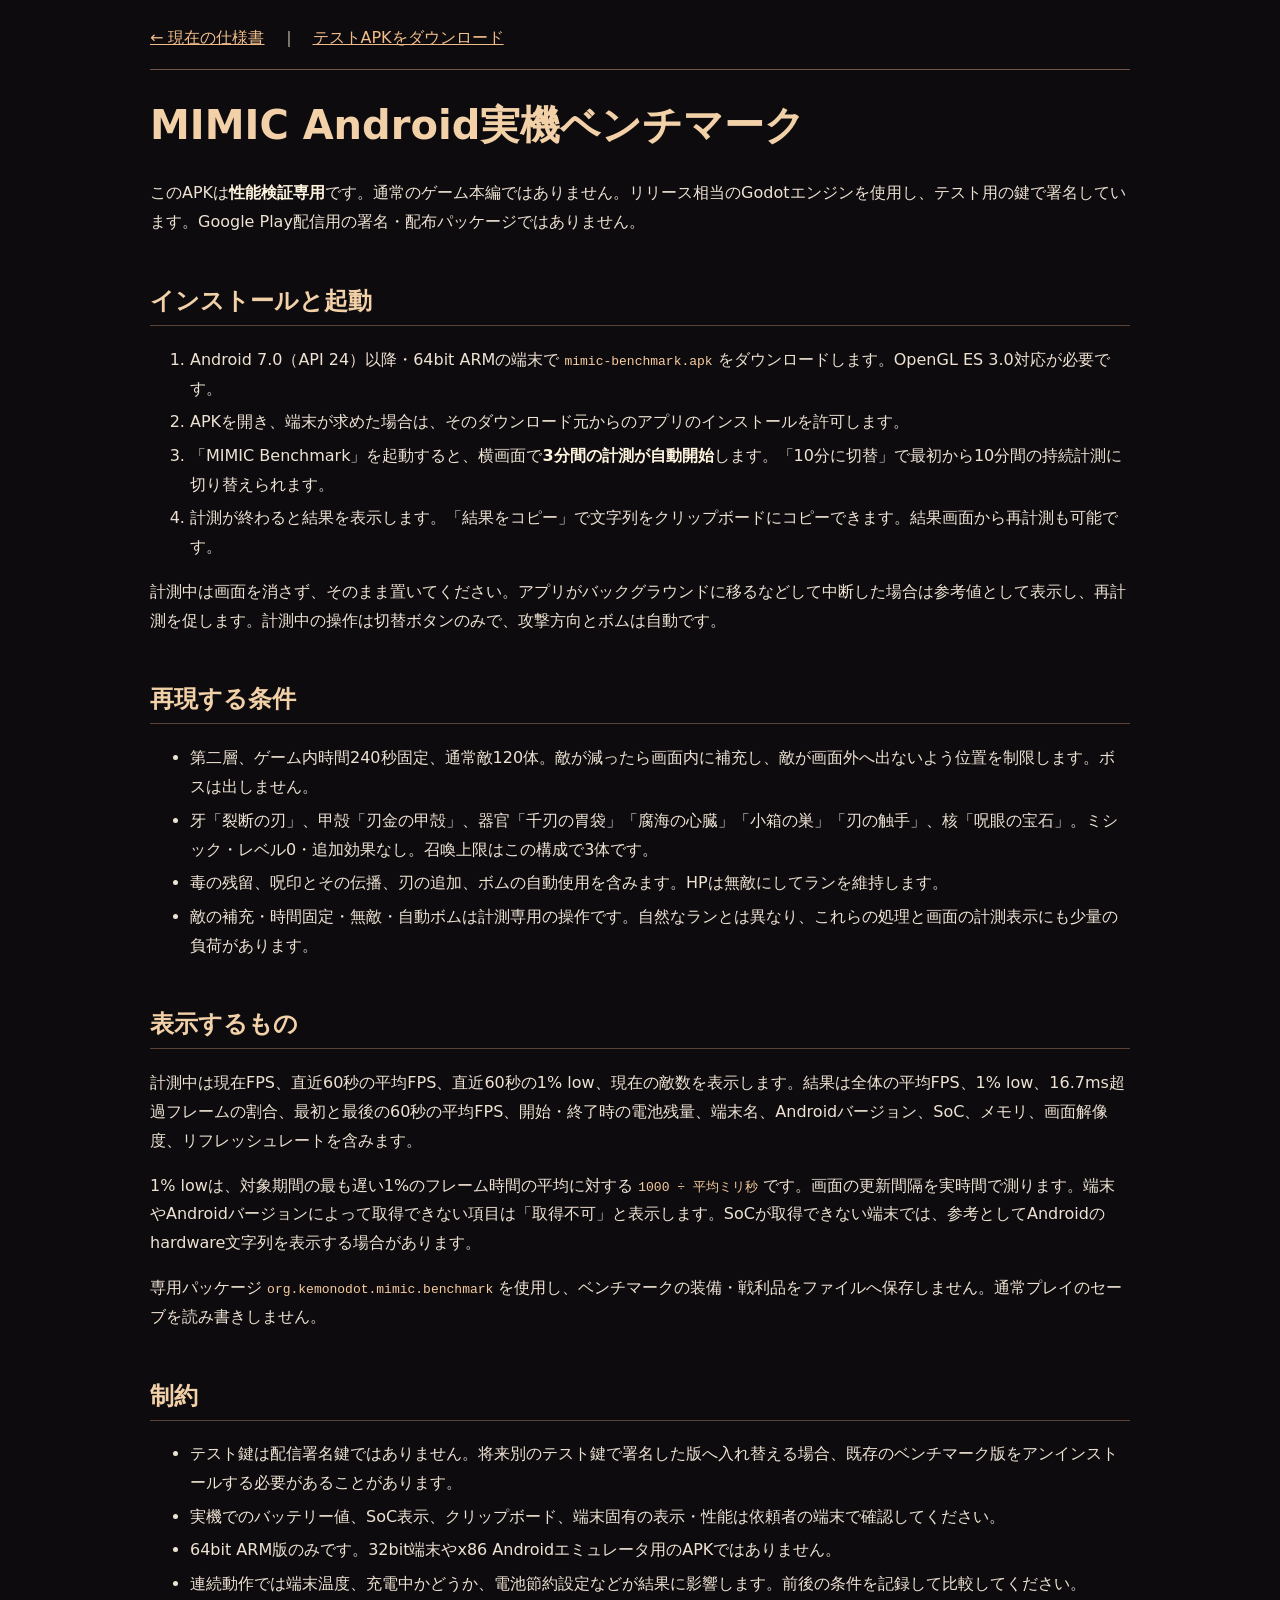
<file: mimic/web/android-benchmark.html>
<!DOCTYPE html>
<html xmlns="http://www.w3.org/1999/xhtml" lang="ja" xml:lang="ja">
<head>
  <meta charset="utf-8" />
  <meta name="generator" content="pandoc" />
  <meta name="viewport" content="width=device-width, initial-scale=1.0, user-scalable=yes" />
  <title>MIMIC Android実機ベンチマーク</title>
  <style>
    code{white-space: pre-wrap;}
    span.smallcaps{font-variant: small-caps;}
    div.columns{display: flex; gap: min(4vw, 1.5em);}
    div.column{flex: auto; overflow-x: auto;}
    div.hanging-indent{margin-left: 1.5em; text-indent: -1.5em;}
    /* The extra [class] is a hack that increases specificity enough to
       override a similar rule in reveal.js */
    ul.task-list[class]{list-style: none;}
    ul.task-list li input[type="checkbox"] {
      font-size: inherit;
      width: 0.8em;
      margin: 0 0.8em 0.2em -1.6em;
      vertical-align: middle;
    }
    .display.math{display: block; text-align: center; margin: 0.5rem auto;}
  </style>
  <link rel="stylesheet" href="spec.css" />
</head>
<body>
<nav><a href="spec.html">← 現在の仕様書</a>　｜　<a href="mimic-benchmark.apk">テストAPKをダウンロード</a></nav>
<h1 id="mimic-android実機ベンチマーク">MIMIC
Android実機ベンチマーク</h1>
<p>このAPKは<strong>性能検証専用</strong>です。通常のゲーム本編ではありません。リリース相当のGodotエンジンを使用し、テスト用の鍵で署名しています。Google
Play配信用の署名・配布パッケージではありません。</p>
<h2 id="インストールと起動">インストールと起動</h2>
<ol type="1">
<li>Android 7.0（API 24）以降・64bit ARMの端末で
<code>mimic-benchmark.apk</code> をダウンロードします。OpenGL ES
3.0対応が必要です。</li>
<li>APKを開き、端末が求めた場合は、そのダウンロード元からのアプリのインストールを許可します。</li>
<li>「MIMIC
Benchmark」を起動すると、横画面で<strong>3分間の計測が自動開始</strong>します。「10分に切替」で最初から10分間の持続計測に切り替えられます。</li>
<li>計測が終わると結果を表示します。「結果をコピー」で文字列をクリップボードにコピーできます。結果画面から再計測も可能です。</li>
</ol>
<p>計測中は画面を消さず、そのまま置いてください。アプリがバックグラウンドに移るなどして中断した場合は参考値として表示し、再計測を促します。計測中の操作は切替ボタンのみで、攻撃方向とボムは自動です。</p>
<h2 id="再現する条件">再現する条件</h2>
<ul>
<li>第二層、ゲーム内時間240秒固定、通常敵120体。敵が減ったら画面内に補充し、敵が画面外へ出ないよう位置を制限します。ボスは出しません。</li>
<li>牙「裂断の刃」、甲殻「刃金の甲殻」、器官「千刃の胃袋」「腐海の心臓」「小箱の巣」「刃の触手」、核「呪眼の宝石」。ミシック・レベル0・追加効果なし。召喚上限はこの構成で3体です。</li>
<li>毒の残留、呪印とその伝播、刃の追加、ボムの自動使用を含みます。HPは無敵にしてランを維持します。</li>
<li>敵の補充・時間固定・無敵・自動ボムは計測専用の操作です。自然なランとは異なり、これらの処理と画面の計測表示にも少量の負荷があります。</li>
</ul>
<h2 id="表示するもの">表示するもの</h2>
<p>計測中は現在FPS、直近60秒の平均FPS、直近60秒の1%
low、現在の敵数を表示します。結果は全体の平均FPS、1%
low、16.7ms超過フレームの割合、最初と最後の60秒の平均FPS、開始・終了時の電池残量、端末名、Androidバージョン、SoC、メモリ、画面解像度、リフレッシュレートを含みます。</p>
<p>1% lowは、対象期間の最も遅い1%のフレーム時間の平均に対する
<code>1000 ÷ 平均ミリ秒</code>
です。画面の更新間隔を実時間で測ります。端末やAndroidバージョンによって取得できない項目は「取得不可」と表示します。SoCが取得できない端末では、参考としてAndroidのhardware文字列を表示する場合があります。</p>
<p>専用パッケージ <code>org.kemonodot.mimic.benchmark</code>
を使用し、ベンチマークの装備・戦利品をファイルへ保存しません。通常プレイのセーブを読み書きしません。</p>
<h2 id="制約">制約</h2>
<ul>
<li>テスト鍵は配信署名鍵ではありません。将来別のテスト鍵で署名した版へ入れ替える場合、既存のベンチマーク版をアンインストールする必要があることがあります。</li>
<li>実機でのバッテリー値、SoC表示、クリップボード、端末固有の表示・性能は依頼者の端末で確認してください。</li>
<li>64bit ARM版のみです。32bit端末やx86
Androidエミュレータ用のAPKではありません。</li>
<li>連続動作では端末温度、充電中かどうか、電池節約設定などが結果に影響します。前後の条件を記録して比較してください。</li>
</ul>
</body>
</html>
</file>
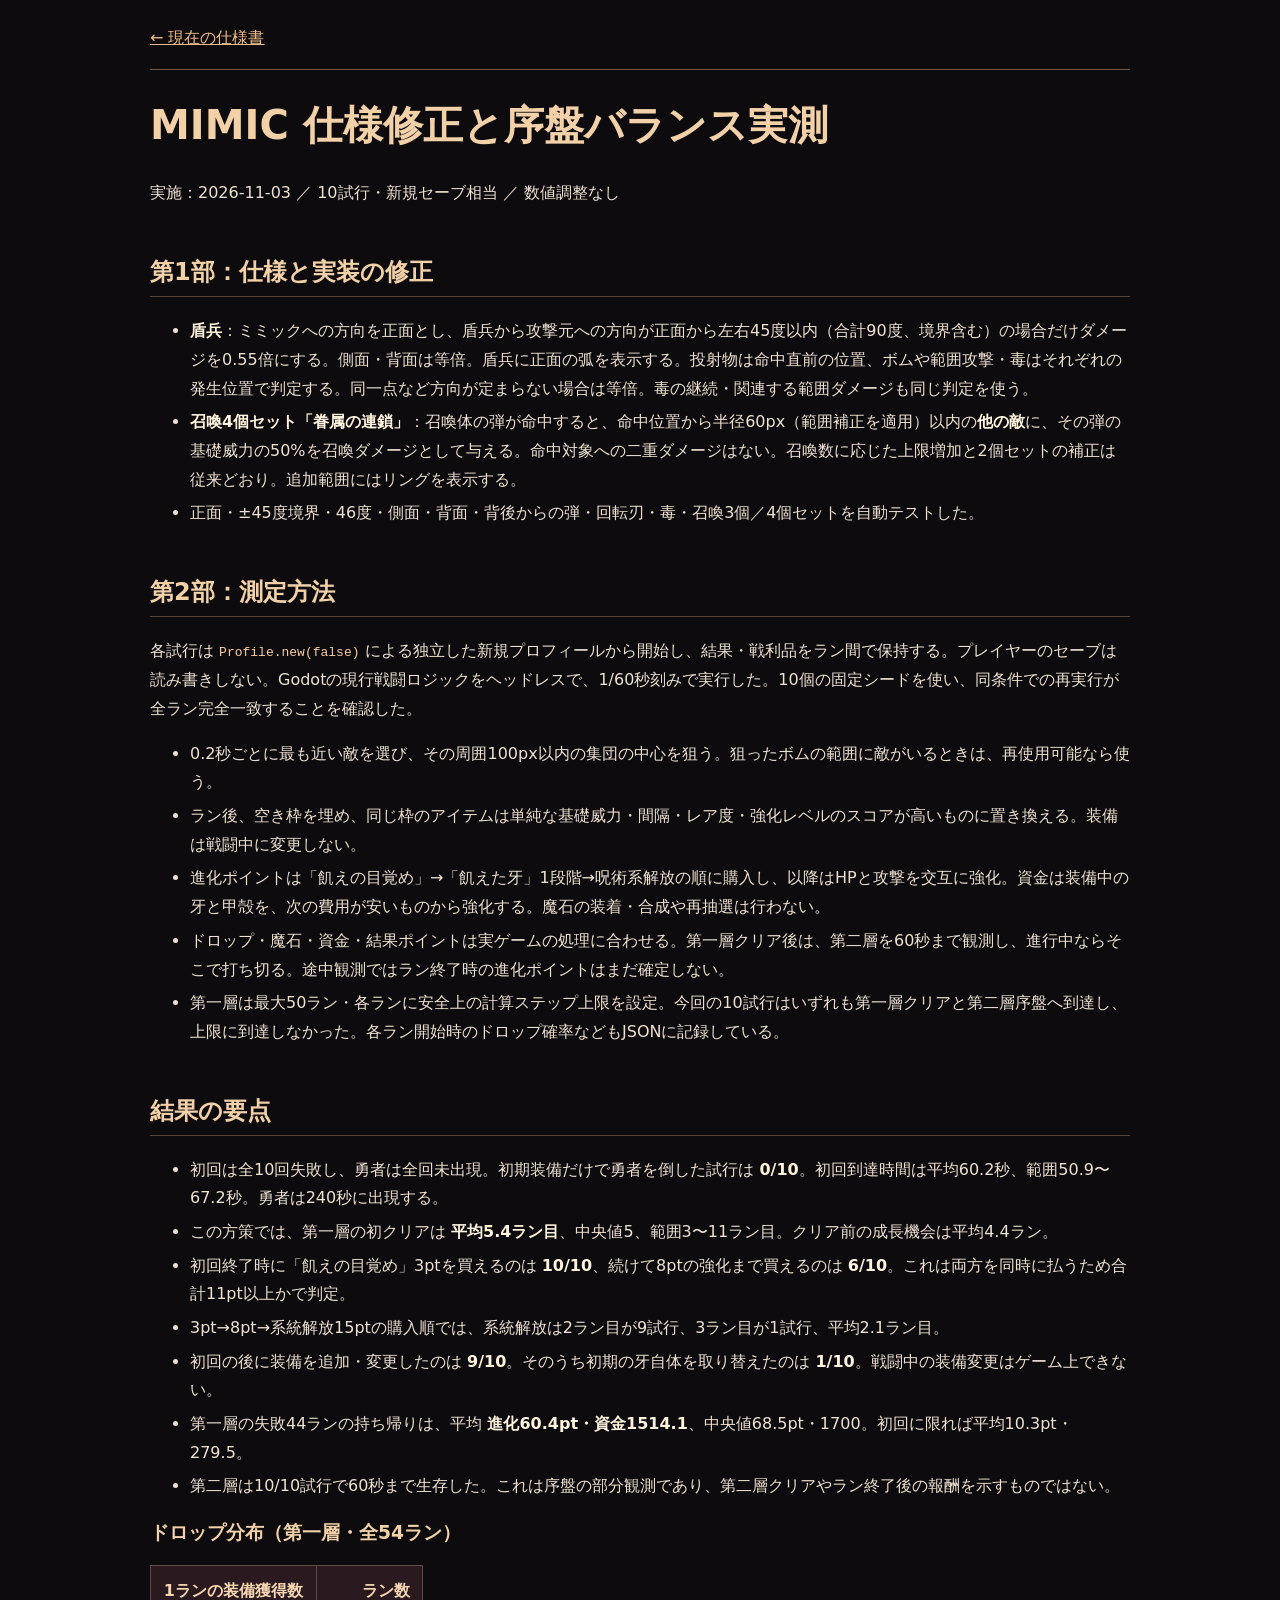
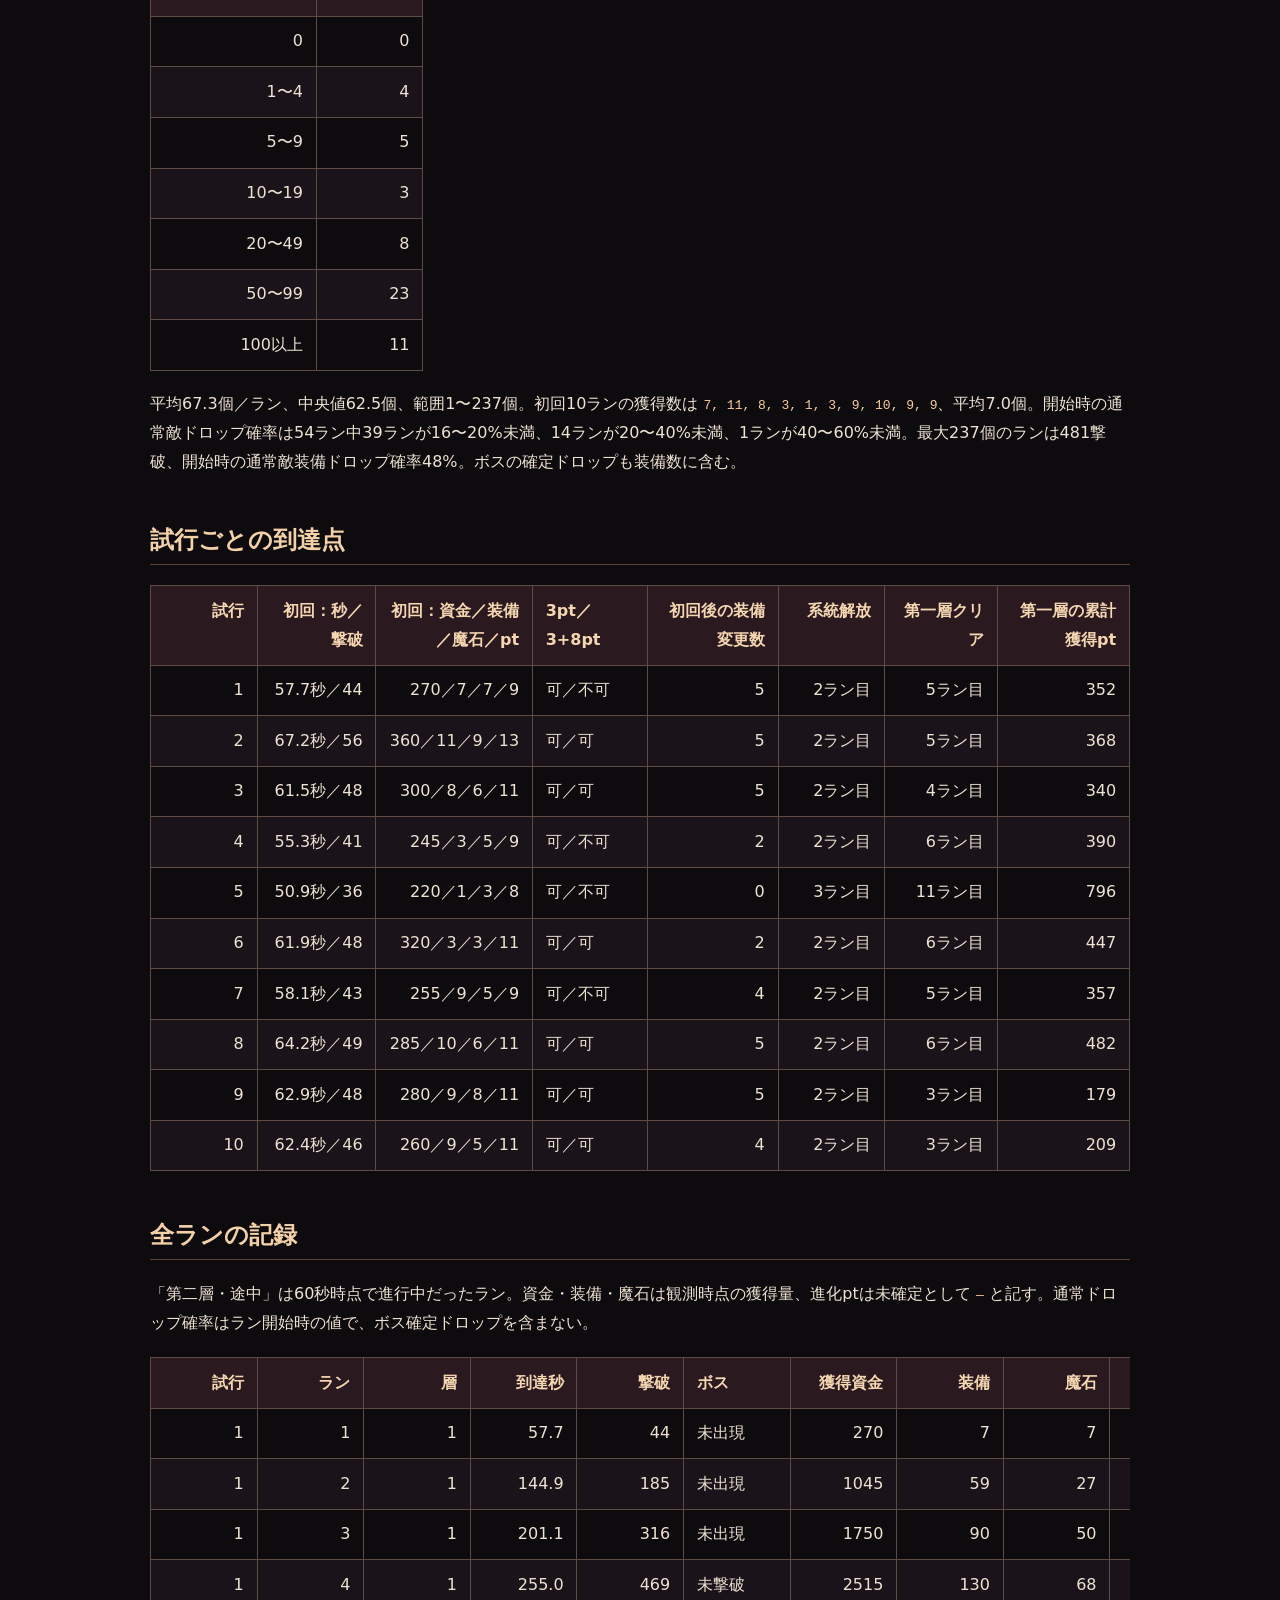
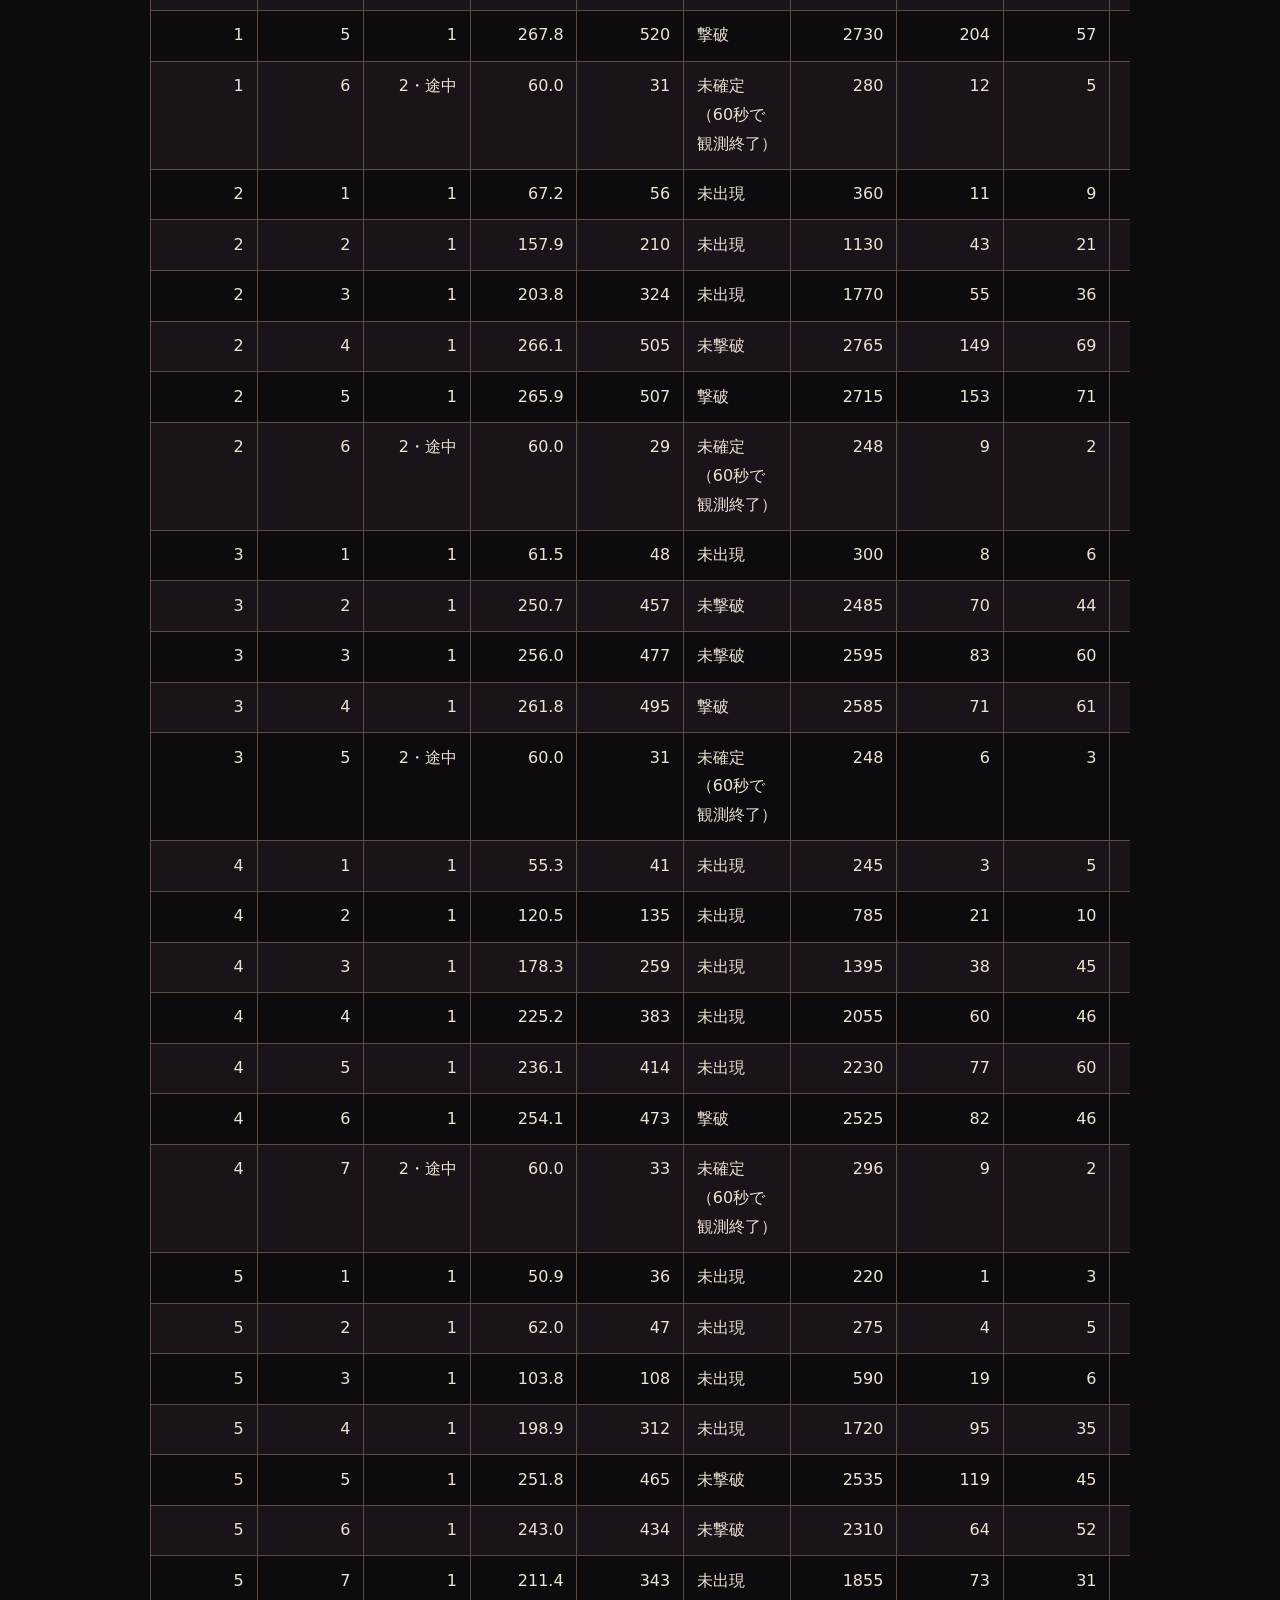
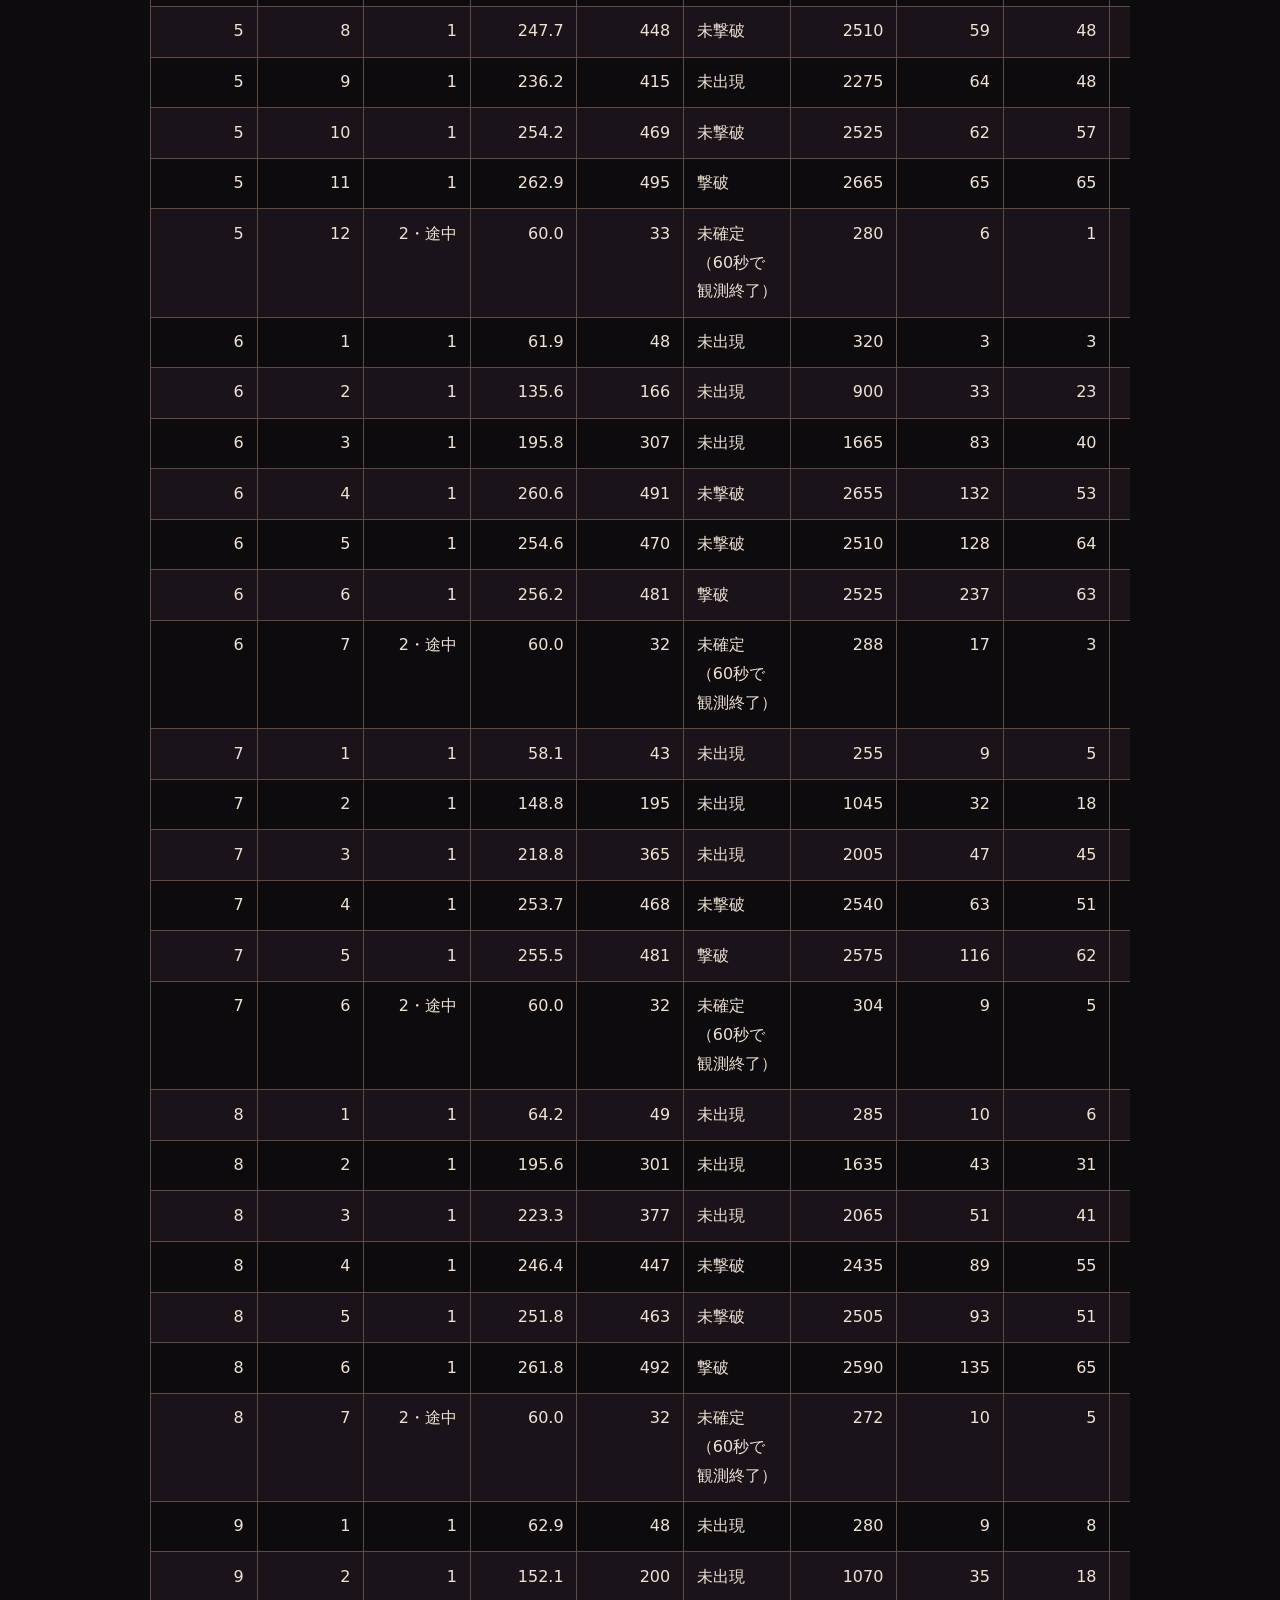
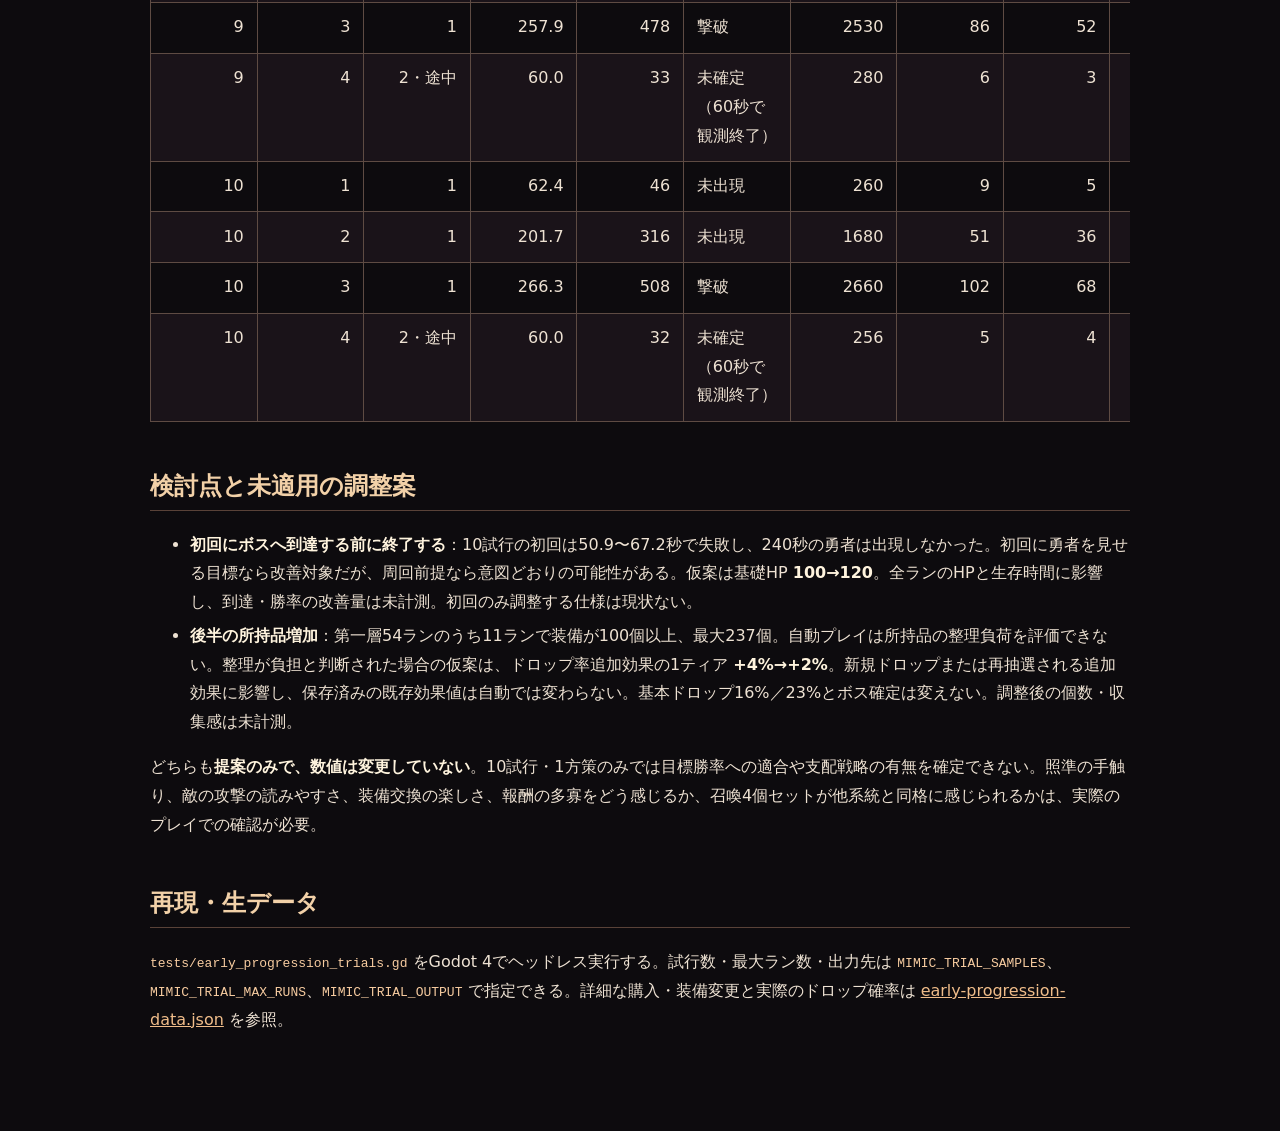
<file: mimic/web/early-progression.html>
<!DOCTYPE html>
<html xmlns="http://www.w3.org/1999/xhtml" lang="ja" xml:lang="ja">
<head>
  <meta charset="utf-8" />
  <meta name="generator" content="pandoc" />
  <meta name="viewport" content="width=device-width, initial-scale=1.0, user-scalable=yes" />
  <title>MIMIC 序盤バランス実測</title>
  <style>
    code{white-space: pre-wrap;}
    span.smallcaps{font-variant: small-caps;}
    div.columns{display: flex; gap: min(4vw, 1.5em);}
    div.column{flex: auto; overflow-x: auto;}
    div.hanging-indent{margin-left: 1.5em; text-indent: -1.5em;}
    /* The extra [class] is a hack that increases specificity enough to
       override a similar rule in reveal.js */
    ul.task-list[class]{list-style: none;}
    ul.task-list li input[type="checkbox"] {
      font-size: inherit;
      width: 0.8em;
      margin: 0 0.8em 0.2em -1.6em;
      vertical-align: middle;
    }
    .display.math{display: block; text-align: center; margin: 0.5rem auto;}
  </style>
  <link rel="stylesheet" href="spec.css" />
</head>
<body>
<nav><a href="spec.html">← 現在の仕様書</a></nav>
<h1 id="mimic-仕様修正と序盤バランス実測">MIMIC
仕様修正と序盤バランス実測</h1>
<p>実施：2026-11-03 ／ 10試行・新規セーブ相当 ／ 数値調整なし</p>
<h2 id="第1部仕様と実装の修正">第1部：仕様と実装の修正</h2>
<ul>
<li><strong>盾兵</strong>：ミミックへの方向を正面とし、盾兵から攻撃元への方向が正面から左右45度以内（合計90度、境界含む）の場合だけダメージを0.55倍にする。側面・背面は等倍。盾兵に正面の弧を表示する。投射物は命中直前の位置、ボムや範囲攻撃・毒はそれぞれの発生位置で判定する。同一点など方向が定まらない場合は等倍。毒の継続・関連する範囲ダメージも同じ判定を使う。</li>
<li><strong>召喚4個セット「眷属の連鎖」</strong>：召喚体の弾が命中すると、命中位置から半径60px（範囲補正を適用）以内の<strong>他の敵</strong>に、その弾の基礎威力の50%を召喚ダメージとして与える。命中対象への二重ダメージはない。召喚数に応じた上限増加と2個セットの補正は従来どおり。追加範囲にはリングを表示する。</li>
<li>正面・±45度境界・46度・側面・背面・背後からの弾・回転刃・毒・召喚3個／4個セットを自動テストした。</li>
</ul>
<h2 id="第2部測定方法">第2部：測定方法</h2>
<p>各試行は <code>Profile.new(false)</code>
による独立した新規プロフィールから開始し、結果・戦利品をラン間で保持する。プレイヤーのセーブは読み書きしない。Godotの現行戦闘ロジックをヘッドレスで、1/60秒刻みで実行した。10個の固定シードを使い、同条件での再実行が全ラン完全一致することを確認した。</p>
<ul>
<li>0.2秒ごとに最も近い敵を選び、その周囲100px以内の集団の中心を狙う。狙ったボムの範囲に敵がいるときは、再使用可能なら使う。</li>
<li>ラン後、空き枠を埋め、同じ枠のアイテムは単純な基礎威力・間隔・レア度・強化レベルのスコアが高いものに置き換える。装備は戦闘中に変更しない。</li>
<li>進化ポイントは「飢えの目覚め」→「飢えた牙」1段階→呪術系解放の順に購入し、以降はHPと攻撃を交互に強化。資金は装備中の牙と甲殻を、次の費用が安いものから強化する。魔石の装着・合成や再抽選は行わない。</li>
<li>ドロップ・魔石・資金・結果ポイントは実ゲームの処理に合わせる。第一層クリア後は、第二層を60秒まで観測し、進行中ならそこで打ち切る。途中観測ではラン終了時の進化ポイントはまだ確定しない。</li>
<li>第一層は最大50ラン・各ランに安全上の計算ステップ上限を設定。今回の10試行はいずれも第一層クリアと第二層序盤へ到達し、上限に到達しなかった。各ラン開始時のドロップ確率などもJSONに記録している。</li>
</ul>
<h2 id="結果の要点">結果の要点</h2>
<ul>
<li>初回は全10回失敗し、勇者は全回未出現。初期装備だけで勇者を倒した試行は
<strong>0/10</strong>。初回到達時間は平均60.2秒、範囲50.9〜67.2秒。勇者は240秒に出現する。</li>
<li>この方策では、第一層の初クリアは
<strong>平均5.4ラン目</strong>、中央値5、範囲3〜11ラン目。クリア前の成長機会は平均4.4ラン。</li>
<li>初回終了時に「飢えの目覚め」3ptを買えるのは
<strong>10/10</strong>、続けて8ptの強化まで買えるのは
<strong>6/10</strong>。これは両方を同時に払うため合計11pt以上かで判定。</li>
<li>3pt→8pt→系統解放15ptの購入順では、系統解放は2ラン目が9試行、3ラン目が1試行、平均2.1ラン目。</li>
<li>初回の後に装備を追加・変更したのは
<strong>9/10</strong>。そのうち初期の牙自体を取り替えたのは
<strong>1/10</strong>。戦闘中の装備変更はゲーム上できない。</li>
<li>第一層の失敗44ランの持ち帰りは、平均
<strong>進化60.4pt・資金1514.1</strong>、中央値68.5pt・1700。初回に限れば平均10.3pt・279.5。</li>
<li>第二層は10/10試行で60秒まで生存した。これは序盤の部分観測であり、第二層クリアやラン終了後の報酬を示すものではない。</li>
</ul>
<h3
id="ドロップ分布第一層全54ラン">ドロップ分布（第一層・全54ラン）</h3>
<table>
<thead>
<tr class="header">
<th style="text-align: right;">1ランの装備獲得数</th>
<th style="text-align: right;">ラン数</th>
</tr>
</thead>
<tbody>
<tr class="odd">
<td style="text-align: right;">0</td>
<td style="text-align: right;">0</td>
</tr>
<tr class="even">
<td style="text-align: right;">1〜4</td>
<td style="text-align: right;">4</td>
</tr>
<tr class="odd">
<td style="text-align: right;">5〜9</td>
<td style="text-align: right;">5</td>
</tr>
<tr class="even">
<td style="text-align: right;">10〜19</td>
<td style="text-align: right;">3</td>
</tr>
<tr class="odd">
<td style="text-align: right;">20〜49</td>
<td style="text-align: right;">8</td>
</tr>
<tr class="even">
<td style="text-align: right;">50〜99</td>
<td style="text-align: right;">23</td>
</tr>
<tr class="odd">
<td style="text-align: right;">100以上</td>
<td style="text-align: right;">11</td>
</tr>
</tbody>
</table>
<p>平均67.3個／ラン、中央値62.5個、範囲1〜237個。初回10ランの獲得数は
<code>7, 11, 8, 3, 1, 3, 9, 10, 9, 9</code>、平均7.0個。開始時の通常敵ドロップ確率は54ラン中39ランが16〜20%未満、14ランが20〜40%未満、1ランが40〜60%未満。最大237個のランは481撃破、開始時の通常敵装備ドロップ確率48%。ボスの確定ドロップも装備数に含む。</p>
<h2 id="試行ごとの到達点">試行ごとの到達点</h2>
<table>
<thead>
<tr class="header">
<th style="text-align: right;">試行</th>
<th style="text-align: right;">初回：秒／撃破</th>
<th style="text-align: right;">初回：資金／装備／魔石／pt</th>
<th>3pt／3+8pt</th>
<th style="text-align: right;">初回後の装備変更数</th>
<th style="text-align: right;">系統解放</th>
<th style="text-align: right;">第一層クリア</th>
<th style="text-align: right;">第一層の累計獲得pt</th>
</tr>
</thead>
<tbody>
<tr class="odd">
<td style="text-align: right;">1</td>
<td style="text-align: right;">57.7秒／44</td>
<td style="text-align: right;">270／7／7／9</td>
<td>可／不可</td>
<td style="text-align: right;">5</td>
<td style="text-align: right;">2ラン目</td>
<td style="text-align: right;">5ラン目</td>
<td style="text-align: right;">352</td>
</tr>
<tr class="even">
<td style="text-align: right;">2</td>
<td style="text-align: right;">67.2秒／56</td>
<td style="text-align: right;">360／11／9／13</td>
<td>可／可</td>
<td style="text-align: right;">5</td>
<td style="text-align: right;">2ラン目</td>
<td style="text-align: right;">5ラン目</td>
<td style="text-align: right;">368</td>
</tr>
<tr class="odd">
<td style="text-align: right;">3</td>
<td style="text-align: right;">61.5秒／48</td>
<td style="text-align: right;">300／8／6／11</td>
<td>可／可</td>
<td style="text-align: right;">5</td>
<td style="text-align: right;">2ラン目</td>
<td style="text-align: right;">4ラン目</td>
<td style="text-align: right;">340</td>
</tr>
<tr class="even">
<td style="text-align: right;">4</td>
<td style="text-align: right;">55.3秒／41</td>
<td style="text-align: right;">245／3／5／9</td>
<td>可／不可</td>
<td style="text-align: right;">2</td>
<td style="text-align: right;">2ラン目</td>
<td style="text-align: right;">6ラン目</td>
<td style="text-align: right;">390</td>
</tr>
<tr class="odd">
<td style="text-align: right;">5</td>
<td style="text-align: right;">50.9秒／36</td>
<td style="text-align: right;">220／1／3／8</td>
<td>可／不可</td>
<td style="text-align: right;">0</td>
<td style="text-align: right;">3ラン目</td>
<td style="text-align: right;">11ラン目</td>
<td style="text-align: right;">796</td>
</tr>
<tr class="even">
<td style="text-align: right;">6</td>
<td style="text-align: right;">61.9秒／48</td>
<td style="text-align: right;">320／3／3／11</td>
<td>可／可</td>
<td style="text-align: right;">2</td>
<td style="text-align: right;">2ラン目</td>
<td style="text-align: right;">6ラン目</td>
<td style="text-align: right;">447</td>
</tr>
<tr class="odd">
<td style="text-align: right;">7</td>
<td style="text-align: right;">58.1秒／43</td>
<td style="text-align: right;">255／9／5／9</td>
<td>可／不可</td>
<td style="text-align: right;">4</td>
<td style="text-align: right;">2ラン目</td>
<td style="text-align: right;">5ラン目</td>
<td style="text-align: right;">357</td>
</tr>
<tr class="even">
<td style="text-align: right;">8</td>
<td style="text-align: right;">64.2秒／49</td>
<td style="text-align: right;">285／10／6／11</td>
<td>可／可</td>
<td style="text-align: right;">5</td>
<td style="text-align: right;">2ラン目</td>
<td style="text-align: right;">6ラン目</td>
<td style="text-align: right;">482</td>
</tr>
<tr class="odd">
<td style="text-align: right;">9</td>
<td style="text-align: right;">62.9秒／48</td>
<td style="text-align: right;">280／9／8／11</td>
<td>可／可</td>
<td style="text-align: right;">5</td>
<td style="text-align: right;">2ラン目</td>
<td style="text-align: right;">3ラン目</td>
<td style="text-align: right;">179</td>
</tr>
<tr class="even">
<td style="text-align: right;">10</td>
<td style="text-align: right;">62.4秒／46</td>
<td style="text-align: right;">260／9／5／11</td>
<td>可／可</td>
<td style="text-align: right;">4</td>
<td style="text-align: right;">2ラン目</td>
<td style="text-align: right;">3ラン目</td>
<td style="text-align: right;">209</td>
</tr>
</tbody>
</table>
<h2 id="全ランの記録">全ランの記録</h2>
<p>「第二層・途中」は60秒時点で進行中だったラン。資金・装備・魔石は観測時点の獲得量、進化ptは未確定として
<code>—</code>
と記す。通常ドロップ確率はラン開始時の値で、ボス確定ドロップを含まない。</p>
<table>
<thead>
<tr class="header">
<th style="text-align: right;">試行</th>
<th style="text-align: right;">ラン</th>
<th style="text-align: right;">層</th>
<th style="text-align: right;">到達秒</th>
<th style="text-align: right;">撃破</th>
<th>ボス</th>
<th style="text-align: right;">獲得資金</th>
<th style="text-align: right;">装備</th>
<th style="text-align: right;">魔石</th>
<th style="text-align: right;">獲得pt</th>
<th style="text-align: right;">装備率</th>
</tr>
</thead>
<tbody>
<tr class="odd">
<td style="text-align: right;">1</td>
<td style="text-align: right;">1</td>
<td style="text-align: right;">1</td>
<td style="text-align: right;">57.7</td>
<td style="text-align: right;">44</td>
<td>未出現</td>
<td style="text-align: right;">270</td>
<td style="text-align: right;">7</td>
<td style="text-align: right;">7</td>
<td style="text-align: right;">9</td>
<td style="text-align: right;">16%</td>
</tr>
<tr class="even">
<td style="text-align: right;">1</td>
<td style="text-align: right;">2</td>
<td style="text-align: right;">1</td>
<td style="text-align: right;">144.9</td>
<td style="text-align: right;">185</td>
<td>未出現</td>
<td style="text-align: right;">1045</td>
<td style="text-align: right;">59</td>
<td style="text-align: right;">27</td>
<td style="text-align: right;">41</td>
<td style="text-align: right;">28%</td>
</tr>
<tr class="odd">
<td style="text-align: right;">1</td>
<td style="text-align: right;">3</td>
<td style="text-align: right;">1</td>
<td style="text-align: right;">201.1</td>
<td style="text-align: right;">316</td>
<td>未出現</td>
<td style="text-align: right;">1750</td>
<td style="text-align: right;">90</td>
<td style="text-align: right;">50</td>
<td style="text-align: right;">69</td>
<td style="text-align: right;">28%</td>
</tr>
<tr class="even">
<td style="text-align: right;">1</td>
<td style="text-align: right;">4</td>
<td style="text-align: right;">1</td>
<td style="text-align: right;">255.0</td>
<td style="text-align: right;">469</td>
<td>未撃破</td>
<td style="text-align: right;">2515</td>
<td style="text-align: right;">130</td>
<td style="text-align: right;">68</td>
<td style="text-align: right;">101</td>
<td style="text-align: right;">28%</td>
</tr>
<tr class="odd">
<td style="text-align: right;">1</td>
<td style="text-align: right;">5</td>
<td style="text-align: right;">1</td>
<td style="text-align: right;">267.8</td>
<td style="text-align: right;">520</td>
<td>撃破</td>
<td style="text-align: right;">2730</td>
<td style="text-align: right;">204</td>
<td style="text-align: right;">57</td>
<td style="text-align: right;">132</td>
<td style="text-align: right;">36%</td>
</tr>
<tr class="even">
<td style="text-align: right;">1</td>
<td style="text-align: right;">6</td>
<td style="text-align: right;">2・途中</td>
<td style="text-align: right;">60.0</td>
<td style="text-align: right;">31</td>
<td>未確定（60秒で観測終了）</td>
<td style="text-align: right;">280</td>
<td style="text-align: right;">12</td>
<td style="text-align: right;">5</td>
<td style="text-align: right;">—</td>
<td style="text-align: right;">47%</td>
</tr>
<tr class="odd">
<td style="text-align: right;">2</td>
<td style="text-align: right;">1</td>
<td style="text-align: right;">1</td>
<td style="text-align: right;">67.2</td>
<td style="text-align: right;">56</td>
<td>未出現</td>
<td style="text-align: right;">360</td>
<td style="text-align: right;">11</td>
<td style="text-align: right;">9</td>
<td style="text-align: right;">13</td>
<td style="text-align: right;">16%</td>
</tr>
<tr class="even">
<td style="text-align: right;">2</td>
<td style="text-align: right;">2</td>
<td style="text-align: right;">1</td>
<td style="text-align: right;">157.9</td>
<td style="text-align: right;">210</td>
<td>未出現</td>
<td style="text-align: right;">1130</td>
<td style="text-align: right;">43</td>
<td style="text-align: right;">21</td>
<td style="text-align: right;">47</td>
<td style="text-align: right;">16%</td>
</tr>
<tr class="odd">
<td style="text-align: right;">2</td>
<td style="text-align: right;">3</td>
<td style="text-align: right;">1</td>
<td style="text-align: right;">203.8</td>
<td style="text-align: right;">324</td>
<td>未出現</td>
<td style="text-align: right;">1770</td>
<td style="text-align: right;">55</td>
<td style="text-align: right;">36</td>
<td style="text-align: right;">70</td>
<td style="text-align: right;">16%</td>
</tr>
<tr class="even">
<td style="text-align: right;">2</td>
<td style="text-align: right;">4</td>
<td style="text-align: right;">1</td>
<td style="text-align: right;">266.1</td>
<td style="text-align: right;">505</td>
<td>未撃破</td>
<td style="text-align: right;">2765</td>
<td style="text-align: right;">149</td>
<td style="text-align: right;">69</td>
<td style="text-align: right;">109</td>
<td style="text-align: right;">28%</td>
</tr>
<tr class="odd">
<td style="text-align: right;">2</td>
<td style="text-align: right;">5</td>
<td style="text-align: right;">1</td>
<td style="text-align: right;">265.9</td>
<td style="text-align: right;">507</td>
<td>撃破</td>
<td style="text-align: right;">2715</td>
<td style="text-align: right;">153</td>
<td style="text-align: right;">71</td>
<td style="text-align: right;">129</td>
<td style="text-align: right;">28%</td>
</tr>
<tr class="even">
<td style="text-align: right;">2</td>
<td style="text-align: right;">6</td>
<td style="text-align: right;">2・途中</td>
<td style="text-align: right;">60.0</td>
<td style="text-align: right;">29</td>
<td>未確定（60秒で観測終了）</td>
<td style="text-align: right;">248</td>
<td style="text-align: right;">9</td>
<td style="text-align: right;">2</td>
<td style="text-align: right;">—</td>
<td style="text-align: right;">35%</td>
</tr>
<tr class="odd">
<td style="text-align: right;">3</td>
<td style="text-align: right;">1</td>
<td style="text-align: right;">1</td>
<td style="text-align: right;">61.5</td>
<td style="text-align: right;">48</td>
<td>未出現</td>
<td style="text-align: right;">300</td>
<td style="text-align: right;">8</td>
<td style="text-align: right;">6</td>
<td style="text-align: right;">11</td>
<td style="text-align: right;">16%</td>
</tr>
<tr class="even">
<td style="text-align: right;">3</td>
<td style="text-align: right;">2</td>
<td style="text-align: right;">1</td>
<td style="text-align: right;">250.7</td>
<td style="text-align: right;">457</td>
<td>未撃破</td>
<td style="text-align: right;">2485</td>
<td style="text-align: right;">70</td>
<td style="text-align: right;">44</td>
<td style="text-align: right;">99</td>
<td style="text-align: right;">16%</td>
</tr>
<tr class="odd">
<td style="text-align: right;">3</td>
<td style="text-align: right;">3</td>
<td style="text-align: right;">1</td>
<td style="text-align: right;">256.0</td>
<td style="text-align: right;">477</td>
<td>未撃破</td>
<td style="text-align: right;">2595</td>
<td style="text-align: right;">83</td>
<td style="text-align: right;">60</td>
<td style="text-align: right;">103</td>
<td style="text-align: right;">16%</td>
</tr>
<tr class="even">
<td style="text-align: right;">3</td>
<td style="text-align: right;">4</td>
<td style="text-align: right;">1</td>
<td style="text-align: right;">261.8</td>
<td style="text-align: right;">495</td>
<td>撃破</td>
<td style="text-align: right;">2585</td>
<td style="text-align: right;">71</td>
<td style="text-align: right;">61</td>
<td style="text-align: right;">127</td>
<td style="text-align: right;">16%</td>
</tr>
<tr class="odd">
<td style="text-align: right;">3</td>
<td style="text-align: right;">5</td>
<td style="text-align: right;">2・途中</td>
<td style="text-align: right;">60.0</td>
<td style="text-align: right;">31</td>
<td>未確定（60秒で観測終了）</td>
<td style="text-align: right;">248</td>
<td style="text-align: right;">6</td>
<td style="text-align: right;">3</td>
<td style="text-align: right;">—</td>
<td style="text-align: right;">23%</td>
</tr>
<tr class="even">
<td style="text-align: right;">4</td>
<td style="text-align: right;">1</td>
<td style="text-align: right;">1</td>
<td style="text-align: right;">55.3</td>
<td style="text-align: right;">41</td>
<td>未出現</td>
<td style="text-align: right;">245</td>
<td style="text-align: right;">3</td>
<td style="text-align: right;">5</td>
<td style="text-align: right;">9</td>
<td style="text-align: right;">16%</td>
</tr>
<tr class="odd">
<td style="text-align: right;">4</td>
<td style="text-align: right;">2</td>
<td style="text-align: right;">1</td>
<td style="text-align: right;">120.5</td>
<td style="text-align: right;">135</td>
<td>未出現</td>
<td style="text-align: right;">785</td>
<td style="text-align: right;">21</td>
<td style="text-align: right;">10</td>
<td style="text-align: right;">31</td>
<td style="text-align: right;">16%</td>
</tr>
<tr class="even">
<td style="text-align: right;">4</td>
<td style="text-align: right;">3</td>
<td style="text-align: right;">1</td>
<td style="text-align: right;">178.3</td>
<td style="text-align: right;">259</td>
<td>未出現</td>
<td style="text-align: right;">1395</td>
<td style="text-align: right;">38</td>
<td style="text-align: right;">45</td>
<td style="text-align: right;">56</td>
<td style="text-align: right;">16%</td>
</tr>
<tr class="odd">
<td style="text-align: right;">4</td>
<td style="text-align: right;">4</td>
<td style="text-align: right;">1</td>
<td style="text-align: right;">225.2</td>
<td style="text-align: right;">383</td>
<td>未出現</td>
<td style="text-align: right;">2055</td>
<td style="text-align: right;">60</td>
<td style="text-align: right;">46</td>
<td style="text-align: right;">83</td>
<td style="text-align: right;">16%</td>
</tr>
<tr class="even">
<td style="text-align: right;">4</td>
<td style="text-align: right;">5</td>
<td style="text-align: right;">1</td>
<td style="text-align: right;">236.1</td>
<td style="text-align: right;">414</td>
<td>未出現</td>
<td style="text-align: right;">2230</td>
<td style="text-align: right;">77</td>
<td style="text-align: right;">60</td>
<td style="text-align: right;">89</td>
<td style="text-align: right;">16%</td>
</tr>
<tr class="odd">
<td style="text-align: right;">4</td>
<td style="text-align: right;">6</td>
<td style="text-align: right;">1</td>
<td style="text-align: right;">254.1</td>
<td style="text-align: right;">473</td>
<td>撃破</td>
<td style="text-align: right;">2525</td>
<td style="text-align: right;">82</td>
<td style="text-align: right;">46</td>
<td style="text-align: right;">122</td>
<td style="text-align: right;">16%</td>
</tr>
<tr class="even">
<td style="text-align: right;">4</td>
<td style="text-align: right;">7</td>
<td style="text-align: right;">2・途中</td>
<td style="text-align: right;">60.0</td>
<td style="text-align: right;">33</td>
<td>未確定（60秒で観測終了）</td>
<td style="text-align: right;">296</td>
<td style="text-align: right;">9</td>
<td style="text-align: right;">2</td>
<td style="text-align: right;">—</td>
<td style="text-align: right;">23%</td>
</tr>
<tr class="odd">
<td style="text-align: right;">5</td>
<td style="text-align: right;">1</td>
<td style="text-align: right;">1</td>
<td style="text-align: right;">50.9</td>
<td style="text-align: right;">36</td>
<td>未出現</td>
<td style="text-align: right;">220</td>
<td style="text-align: right;">1</td>
<td style="text-align: right;">3</td>
<td style="text-align: right;">8</td>
<td style="text-align: right;">16%</td>
</tr>
<tr class="even">
<td style="text-align: right;">5</td>
<td style="text-align: right;">2</td>
<td style="text-align: right;">1</td>
<td style="text-align: right;">62.0</td>
<td style="text-align: right;">47</td>
<td>未出現</td>
<td style="text-align: right;">275</td>
<td style="text-align: right;">4</td>
<td style="text-align: right;">5</td>
<td style="text-align: right;">11</td>
<td style="text-align: right;">16%</td>
</tr>
<tr class="odd">
<td style="text-align: right;">5</td>
<td style="text-align: right;">3</td>
<td style="text-align: right;">1</td>
<td style="text-align: right;">103.8</td>
<td style="text-align: right;">108</td>
<td>未出現</td>
<td style="text-align: right;">590</td>
<td style="text-align: right;">19</td>
<td style="text-align: right;">6</td>
<td style="text-align: right;">24</td>
<td style="text-align: right;">16%</td>
</tr>
<tr class="even">
<td style="text-align: right;">5</td>
<td style="text-align: right;">4</td>
<td style="text-align: right;">1</td>
<td style="text-align: right;">198.9</td>
<td style="text-align: right;">312</td>
<td>未出現</td>
<td style="text-align: right;">1720</td>
<td style="text-align: right;">95</td>
<td style="text-align: right;">35</td>
<td style="text-align: right;">68</td>
<td style="text-align: right;">28%</td>
</tr>
<tr class="odd">
<td style="text-align: right;">5</td>
<td style="text-align: right;">5</td>
<td style="text-align: right;">1</td>
<td style="text-align: right;">251.8</td>
<td style="text-align: right;">465</td>
<td>未撃破</td>
<td style="text-align: right;">2535</td>
<td style="text-align: right;">119</td>
<td style="text-align: right;">45</td>
<td style="text-align: right;">101</td>
<td style="text-align: right;">24%</td>
</tr>
<tr class="even">
<td style="text-align: right;">5</td>
<td style="text-align: right;">6</td>
<td style="text-align: right;">1</td>
<td style="text-align: right;">243.0</td>
<td style="text-align: right;">434</td>
<td>未撃破</td>
<td style="text-align: right;">2310</td>
<td style="text-align: right;">64</td>
<td style="text-align: right;">52</td>
<td style="text-align: right;">94</td>
<td style="text-align: right;">16%</td>
</tr>
<tr class="odd">
<td style="text-align: right;">5</td>
<td style="text-align: right;">7</td>
<td style="text-align: right;">1</td>
<td style="text-align: right;">211.4</td>
<td style="text-align: right;">343</td>
<td>未出現</td>
<td style="text-align: right;">1855</td>
<td style="text-align: right;">73</td>
<td style="text-align: right;">31</td>
<td style="text-align: right;">75</td>
<td style="text-align: right;">16%</td>
</tr>
<tr class="even">
<td style="text-align: right;">5</td>
<td style="text-align: right;">8</td>
<td style="text-align: right;">1</td>
<td style="text-align: right;">247.7</td>
<td style="text-align: right;">448</td>
<td>未撃破</td>
<td style="text-align: right;">2510</td>
<td style="text-align: right;">59</td>
<td style="text-align: right;">48</td>
<td style="text-align: right;">97</td>
<td style="text-align: right;">16%</td>
</tr>
<tr class="odd">
<td style="text-align: right;">5</td>
<td style="text-align: right;">9</td>
<td style="text-align: right;">1</td>
<td style="text-align: right;">236.2</td>
<td style="text-align: right;">415</td>
<td>未出現</td>
<td style="text-align: right;">2275</td>
<td style="text-align: right;">64</td>
<td style="text-align: right;">48</td>
<td style="text-align: right;">90</td>
<td style="text-align: right;">16%</td>
</tr>
<tr class="even">
<td style="text-align: right;">5</td>
<td style="text-align: right;">10</td>
<td style="text-align: right;">1</td>
<td style="text-align: right;">254.2</td>
<td style="text-align: right;">469</td>
<td>未撃破</td>
<td style="text-align: right;">2525</td>
<td style="text-align: right;">62</td>
<td style="text-align: right;">57</td>
<td style="text-align: right;">101</td>
<td style="text-align: right;">16%</td>
</tr>
<tr class="odd">
<td style="text-align: right;">5</td>
<td style="text-align: right;">11</td>
<td style="text-align: right;">1</td>
<td style="text-align: right;">262.9</td>
<td style="text-align: right;">495</td>
<td>撃破</td>
<td style="text-align: right;">2665</td>
<td style="text-align: right;">65</td>
<td style="text-align: right;">65</td>
<td style="text-align: right;">127</td>
<td style="text-align: right;">16%</td>
</tr>
<tr class="even">
<td style="text-align: right;">5</td>
<td style="text-align: right;">12</td>
<td style="text-align: right;">2・途中</td>
<td style="text-align: right;">60.0</td>
<td style="text-align: right;">33</td>
<td>未確定（60秒で観測終了）</td>
<td style="text-align: right;">280</td>
<td style="text-align: right;">6</td>
<td style="text-align: right;">1</td>
<td style="text-align: right;">—</td>
<td style="text-align: right;">23%</td>
</tr>
<tr class="odd">
<td style="text-align: right;">6</td>
<td style="text-align: right;">1</td>
<td style="text-align: right;">1</td>
<td style="text-align: right;">61.9</td>
<td style="text-align: right;">48</td>
<td>未出現</td>
<td style="text-align: right;">320</td>
<td style="text-align: right;">3</td>
<td style="text-align: right;">3</td>
<td style="text-align: right;">11</td>
<td style="text-align: right;">16%</td>
</tr>
<tr class="even">
<td style="text-align: right;">6</td>
<td style="text-align: right;">2</td>
<td style="text-align: right;">1</td>
<td style="text-align: right;">135.6</td>
<td style="text-align: right;">166</td>
<td>未出現</td>
<td style="text-align: right;">900</td>
<td style="text-align: right;">33</td>
<td style="text-align: right;">23</td>
<td style="text-align: right;">37</td>
<td style="text-align: right;">16%</td>
</tr>
<tr class="odd">
<td style="text-align: right;">6</td>
<td style="text-align: right;">3</td>
<td style="text-align: right;">1</td>
<td style="text-align: right;">195.8</td>
<td style="text-align: right;">307</td>
<td>未出現</td>
<td style="text-align: right;">1665</td>
<td style="text-align: right;">83</td>
<td style="text-align: right;">40</td>
<td style="text-align: right;">67</td>
<td style="text-align: right;">28%</td>
</tr>
<tr class="even">
<td style="text-align: right;">6</td>
<td style="text-align: right;">4</td>
<td style="text-align: right;">1</td>
<td style="text-align: right;">260.6</td>
<td style="text-align: right;">491</td>
<td>未撃破</td>
<td style="text-align: right;">2655</td>
<td style="text-align: right;">132</td>
<td style="text-align: right;">53</td>
<td style="text-align: right;">106</td>
<td style="text-align: right;">28%</td>
</tr>
<tr class="odd">
<td style="text-align: right;">6</td>
<td style="text-align: right;">5</td>
<td style="text-align: right;">1</td>
<td style="text-align: right;">254.6</td>
<td style="text-align: right;">470</td>
<td>未撃破</td>
<td style="text-align: right;">2510</td>
<td style="text-align: right;">128</td>
<td style="text-align: right;">64</td>
<td style="text-align: right;">102</td>
<td style="text-align: right;">28%</td>
</tr>
<tr class="even">
<td style="text-align: right;">6</td>
<td style="text-align: right;">6</td>
<td style="text-align: right;">1</td>
<td style="text-align: right;">256.2</td>
<td style="text-align: right;">481</td>
<td>撃破</td>
<td style="text-align: right;">2525</td>
<td style="text-align: right;">237</td>
<td style="text-align: right;">63</td>
<td style="text-align: right;">124</td>
<td style="text-align: right;">48%</td>
</tr>
<tr class="odd">
<td style="text-align: right;">6</td>
<td style="text-align: right;">7</td>
<td style="text-align: right;">2・途中</td>
<td style="text-align: right;">60.0</td>
<td style="text-align: right;">32</td>
<td>未確定（60秒で観測終了）</td>
<td style="text-align: right;">288</td>
<td style="text-align: right;">17</td>
<td style="text-align: right;">3</td>
<td style="text-align: right;">—</td>
<td style="text-align: right;">55%</td>
</tr>
<tr class="even">
<td style="text-align: right;">7</td>
<td style="text-align: right;">1</td>
<td style="text-align: right;">1</td>
<td style="text-align: right;">58.1</td>
<td style="text-align: right;">43</td>
<td>未出現</td>
<td style="text-align: right;">255</td>
<td style="text-align: right;">9</td>
<td style="text-align: right;">5</td>
<td style="text-align: right;">9</td>
<td style="text-align: right;">16%</td>
</tr>
<tr class="odd">
<td style="text-align: right;">7</td>
<td style="text-align: right;">2</td>
<td style="text-align: right;">1</td>
<td style="text-align: right;">148.8</td>
<td style="text-align: right;">195</td>
<td>未出現</td>
<td style="text-align: right;">1045</td>
<td style="text-align: right;">32</td>
<td style="text-align: right;">18</td>
<td style="text-align: right;">43</td>
<td style="text-align: right;">16%</td>
</tr>
<tr class="even">
<td style="text-align: right;">7</td>
<td style="text-align: right;">3</td>
<td style="text-align: right;">1</td>
<td style="text-align: right;">218.8</td>
<td style="text-align: right;">365</td>
<td>未出現</td>
<td style="text-align: right;">2005</td>
<td style="text-align: right;">47</td>
<td style="text-align: right;">45</td>
<td style="text-align: right;">80</td>
<td style="text-align: right;">16%</td>
</tr>
<tr class="odd">
<td style="text-align: right;">7</td>
<td style="text-align: right;">4</td>
<td style="text-align: right;">1</td>
<td style="text-align: right;">253.7</td>
<td style="text-align: right;">468</td>
<td>未撃破</td>
<td style="text-align: right;">2540</td>
<td style="text-align: right;">63</td>
<td style="text-align: right;">51</td>
<td style="text-align: right;">101</td>
<td style="text-align: right;">16%</td>
</tr>
<tr class="even">
<td style="text-align: right;">7</td>
<td style="text-align: right;">5</td>
<td style="text-align: right;">1</td>
<td style="text-align: right;">255.5</td>
<td style="text-align: right;">481</td>
<td>撃破</td>
<td style="text-align: right;">2575</td>
<td style="text-align: right;">116</td>
<td style="text-align: right;">62</td>
<td style="text-align: right;">124</td>
<td style="text-align: right;">24%</td>
</tr>
<tr class="odd">
<td style="text-align: right;">7</td>
<td style="text-align: right;">6</td>
<td style="text-align: right;">2・途中</td>
<td style="text-align: right;">60.0</td>
<td style="text-align: right;">32</td>
<td>未確定（60秒で観測終了）</td>
<td style="text-align: right;">304</td>
<td style="text-align: right;">9</td>
<td style="text-align: right;">5</td>
<td style="text-align: right;">—</td>
<td style="text-align: right;">31%</td>
</tr>
<tr class="even">
<td style="text-align: right;">8</td>
<td style="text-align: right;">1</td>
<td style="text-align: right;">1</td>
<td style="text-align: right;">64.2</td>
<td style="text-align: right;">49</td>
<td>未出現</td>
<td style="text-align: right;">285</td>
<td style="text-align: right;">10</td>
<td style="text-align: right;">6</td>
<td style="text-align: right;">11</td>
<td style="text-align: right;">16%</td>
</tr>
<tr class="odd">
<td style="text-align: right;">8</td>
<td style="text-align: right;">2</td>
<td style="text-align: right;">1</td>
<td style="text-align: right;">195.6</td>
<td style="text-align: right;">301</td>
<td>未出現</td>
<td style="text-align: right;">1635</td>
<td style="text-align: right;">43</td>
<td style="text-align: right;">31</td>
<td style="text-align: right;">66</td>
<td style="text-align: right;">16%</td>
</tr>
<tr class="even">
<td style="text-align: right;">8</td>
<td style="text-align: right;">3</td>
<td style="text-align: right;">1</td>
<td style="text-align: right;">223.3</td>
<td style="text-align: right;">377</td>
<td>未出現</td>
<td style="text-align: right;">2065</td>
<td style="text-align: right;">51</td>
<td style="text-align: right;">41</td>
<td style="text-align: right;">82</td>
<td style="text-align: right;">16%</td>
</tr>
<tr class="odd">
<td style="text-align: right;">8</td>
<td style="text-align: right;">4</td>
<td style="text-align: right;">1</td>
<td style="text-align: right;">246.4</td>
<td style="text-align: right;">447</td>
<td>未撃破</td>
<td style="text-align: right;">2435</td>
<td style="text-align: right;">89</td>
<td style="text-align: right;">55</td>
<td style="text-align: right;">97</td>
<td style="text-align: right;">16%</td>
</tr>
<tr class="even">
<td style="text-align: right;">8</td>
<td style="text-align: right;">5</td>
<td style="text-align: right;">1</td>
<td style="text-align: right;">251.8</td>
<td style="text-align: right;">463</td>
<td>未撃破</td>
<td style="text-align: right;">2505</td>
<td style="text-align: right;">93</td>
<td style="text-align: right;">51</td>
<td style="text-align: right;">100</td>
<td style="text-align: right;">16%</td>
</tr>
<tr class="odd">
<td style="text-align: right;">8</td>
<td style="text-align: right;">6</td>
<td style="text-align: right;">1</td>
<td style="text-align: right;">261.8</td>
<td style="text-align: right;">492</td>
<td>撃破</td>
<td style="text-align: right;">2590</td>
<td style="text-align: right;">135</td>
<td style="text-align: right;">65</td>
<td style="text-align: right;">126</td>
<td style="text-align: right;">32%</td>
</tr>
<tr class="even">
<td style="text-align: right;">8</td>
<td style="text-align: right;">7</td>
<td style="text-align: right;">2・途中</td>
<td style="text-align: right;">60.0</td>
<td style="text-align: right;">32</td>
<td>未確定（60秒で観測終了）</td>
<td style="text-align: right;">272</td>
<td style="text-align: right;">10</td>
<td style="text-align: right;">5</td>
<td style="text-align: right;">—</td>
<td style="text-align: right;">39%</td>
</tr>
<tr class="odd">
<td style="text-align: right;">9</td>
<td style="text-align: right;">1</td>
<td style="text-align: right;">1</td>
<td style="text-align: right;">62.9</td>
<td style="text-align: right;">48</td>
<td>未出現</td>
<td style="text-align: right;">280</td>
<td style="text-align: right;">9</td>
<td style="text-align: right;">8</td>
<td style="text-align: right;">11</td>
<td style="text-align: right;">16%</td>
</tr>
<tr class="even">
<td style="text-align: right;">9</td>
<td style="text-align: right;">2</td>
<td style="text-align: right;">1</td>
<td style="text-align: right;">152.1</td>
<td style="text-align: right;">200</td>
<td>未出現</td>
<td style="text-align: right;">1070</td>
<td style="text-align: right;">35</td>
<td style="text-align: right;">18</td>
<td style="text-align: right;">45</td>
<td style="text-align: right;">16%</td>
</tr>
<tr class="odd">
<td style="text-align: right;">9</td>
<td style="text-align: right;">3</td>
<td style="text-align: right;">1</td>
<td style="text-align: right;">257.9</td>
<td style="text-align: right;">478</td>
<td>撃破</td>
<td style="text-align: right;">2530</td>
<td style="text-align: right;">86</td>
<td style="text-align: right;">52</td>
<td style="text-align: right;">123</td>
<td style="text-align: right;">16%</td>
</tr>
<tr class="even">
<td style="text-align: right;">9</td>
<td style="text-align: right;">4</td>
<td style="text-align: right;">2・途中</td>
<td style="text-align: right;">60.0</td>
<td style="text-align: right;">33</td>
<td>未確定（60秒で観測終了）</td>
<td style="text-align: right;">280</td>
<td style="text-align: right;">6</td>
<td style="text-align: right;">3</td>
<td style="text-align: right;">—</td>
<td style="text-align: right;">23%</td>
</tr>
<tr class="odd">
<td style="text-align: right;">10</td>
<td style="text-align: right;">1</td>
<td style="text-align: right;">1</td>
<td style="text-align: right;">62.4</td>
<td style="text-align: right;">46</td>
<td>未出現</td>
<td style="text-align: right;">260</td>
<td style="text-align: right;">9</td>
<td style="text-align: right;">5</td>
<td style="text-align: right;">11</td>
<td style="text-align: right;">16%</td>
</tr>
<tr class="even">
<td style="text-align: right;">10</td>
<td style="text-align: right;">2</td>
<td style="text-align: right;">1</td>
<td style="text-align: right;">201.7</td>
<td style="text-align: right;">316</td>
<td>未出現</td>
<td style="text-align: right;">1680</td>
<td style="text-align: right;">51</td>
<td style="text-align: right;">36</td>
<td style="text-align: right;">69</td>
<td style="text-align: right;">16%</td>
</tr>
<tr class="odd">
<td style="text-align: right;">10</td>
<td style="text-align: right;">3</td>
<td style="text-align: right;">1</td>
<td style="text-align: right;">266.3</td>
<td style="text-align: right;">508</td>
<td>撃破</td>
<td style="text-align: right;">2660</td>
<td style="text-align: right;">102</td>
<td style="text-align: right;">68</td>
<td style="text-align: right;">129</td>
<td style="text-align: right;">20%</td>
</tr>
<tr class="even">
<td style="text-align: right;">10</td>
<td style="text-align: right;">4</td>
<td style="text-align: right;">2・途中</td>
<td style="text-align: right;">60.0</td>
<td style="text-align: right;">32</td>
<td>未確定（60秒で観測終了）</td>
<td style="text-align: right;">256</td>
<td style="text-align: right;">5</td>
<td style="text-align: right;">4</td>
<td style="text-align: right;">—</td>
<td style="text-align: right;">23%</td>
</tr>
</tbody>
</table>
<h2 id="検討点と未適用の調整案">検討点と未適用の調整案</h2>
<ul>
<li><strong>初回にボスへ到達する前に終了する</strong>：10試行の初回は50.9〜67.2秒で失敗し、240秒の勇者は出現しなかった。初回に勇者を見せる目標なら改善対象だが、周回前提なら意図どおりの可能性がある。仮案は基礎HP
<strong>100→120</strong>。全ランのHPと生存時間に影響し、到達・勝率の改善量は未計測。初回のみ調整する仕様は現状ない。</li>
<li><strong>後半の所持品増加</strong>：第一層54ランのうち11ランで装備が100個以上、最大237個。自動プレイは所持品の整理負荷を評価できない。整理が負担と判断された場合の仮案は、ドロップ率追加効果の1ティア
<strong>+4%→+2%</strong>。新規ドロップまたは再抽選される追加効果に影響し、保存済みの既存効果値は自動では変わらない。基本ドロップ16%／23%とボス確定は変えない。調整後の個数・収集感は未計測。</li>
</ul>
<p>どちらも<strong>提案のみで、数値は変更していない</strong>。10試行・1方策のみでは目標勝率への適合や支配戦略の有無を確定できない。照準の手触り、敵の攻撃の読みやすさ、装備交換の楽しさ、報酬の多寡をどう感じるか、召喚4個セットが他系統と同格に感じられるかは、実際のプレイでの確認が必要。</p>
<h2 id="再現生データ">再現・生データ</h2>
<p><code>tests/early_progression_trials.gd</code> をGodot
4でヘッドレス実行する。試行数・最大ラン数・出力先は
<code>MIMIC_TRIAL_SAMPLES</code>、<code>MIMIC_TRIAL_MAX_RUNS</code>、<code>MIMIC_TRIAL_OUTPUT</code>
で指定できる。詳細な購入・装備変更と実際のドロップ確率は <a
href="https://raw.githubusercontent.com/kemonodot/test-game/main/mimic/reports/early-progression-data.json">early-progression-data.json</a>
を参照。</p>
</body>
</html>
</file>
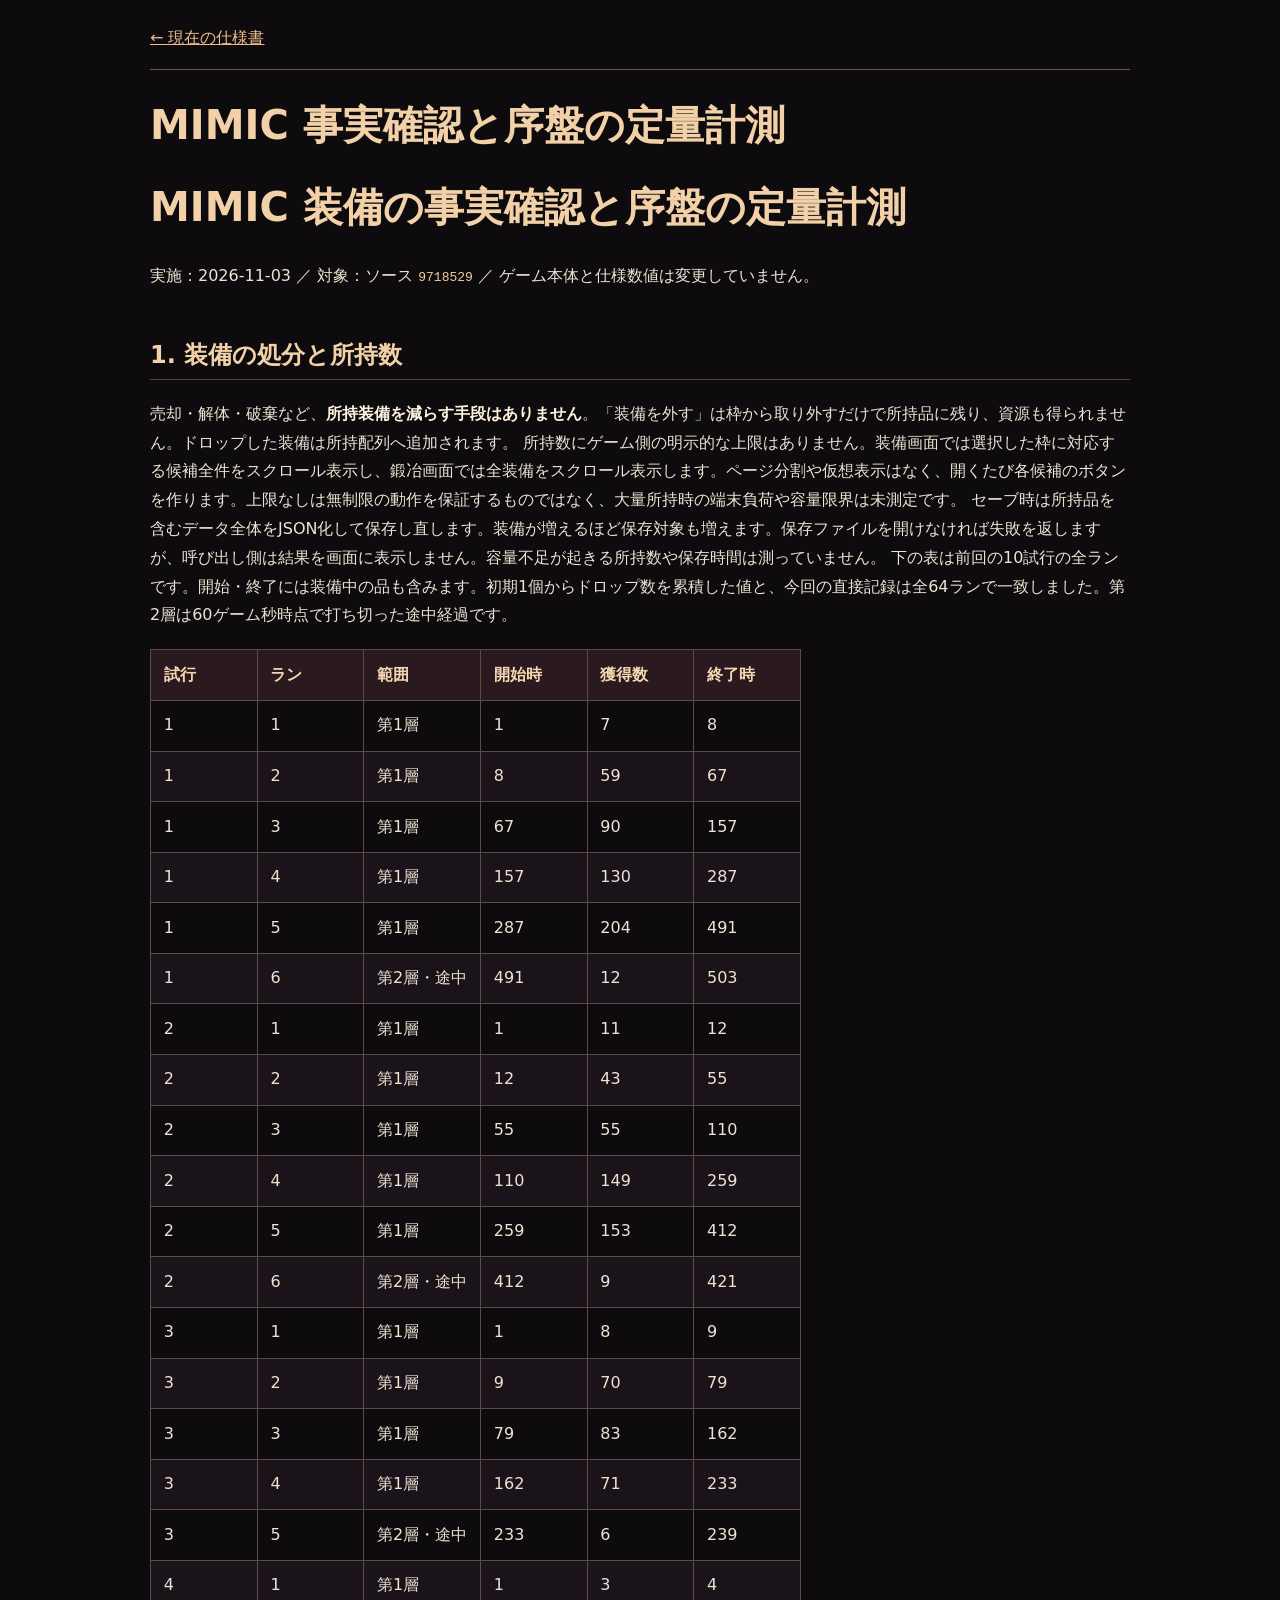
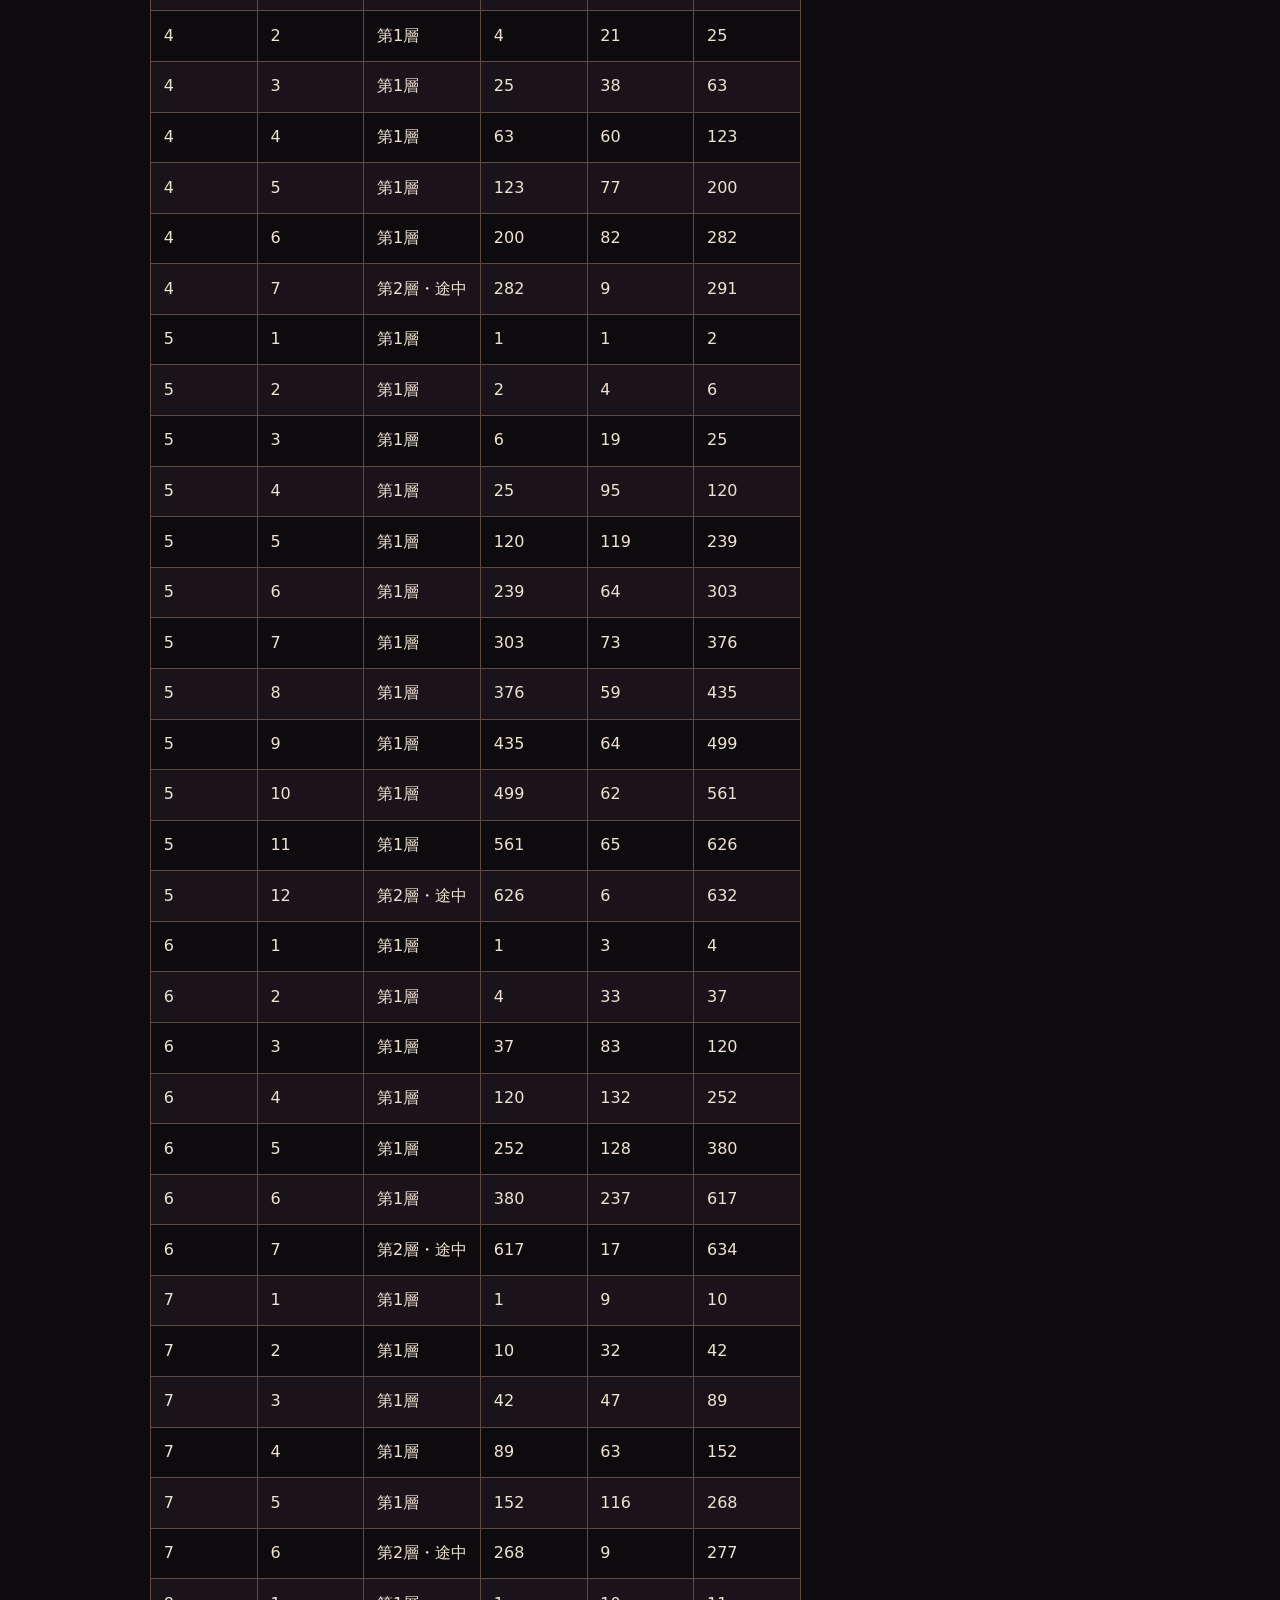
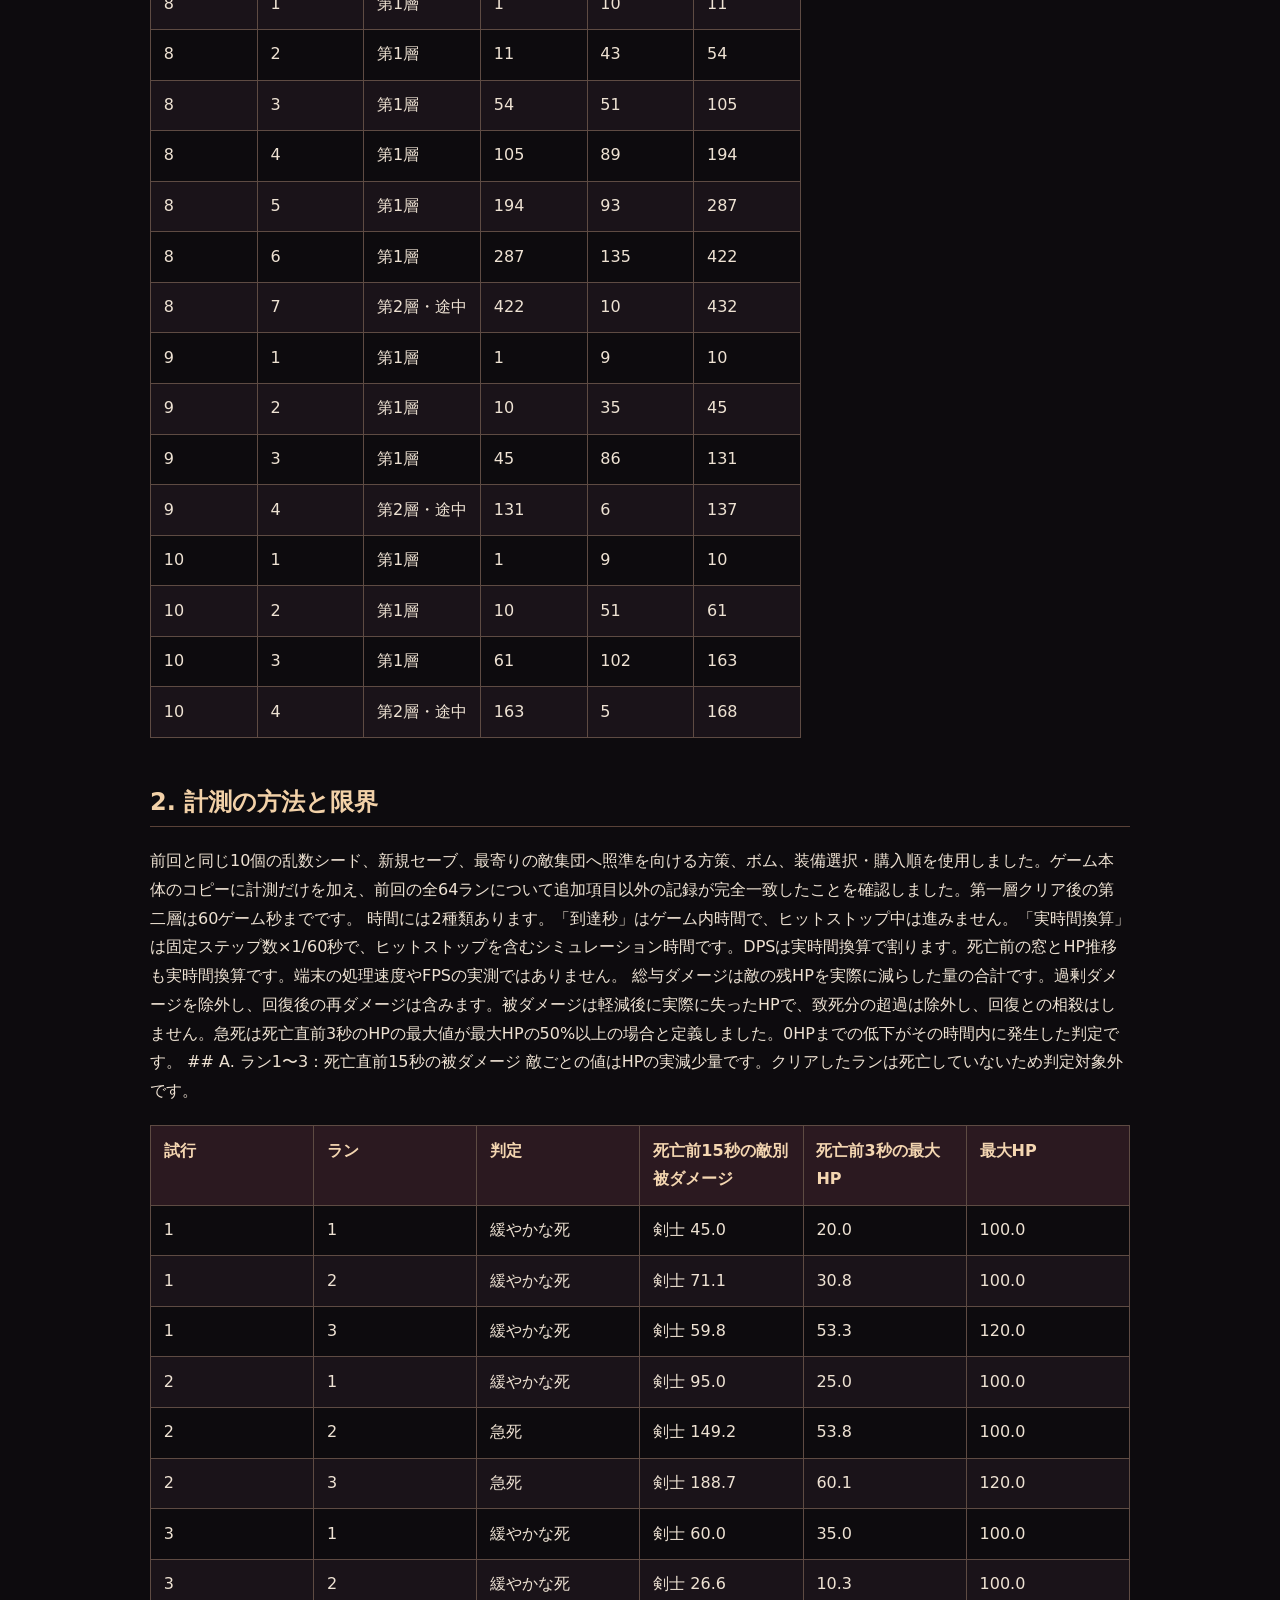
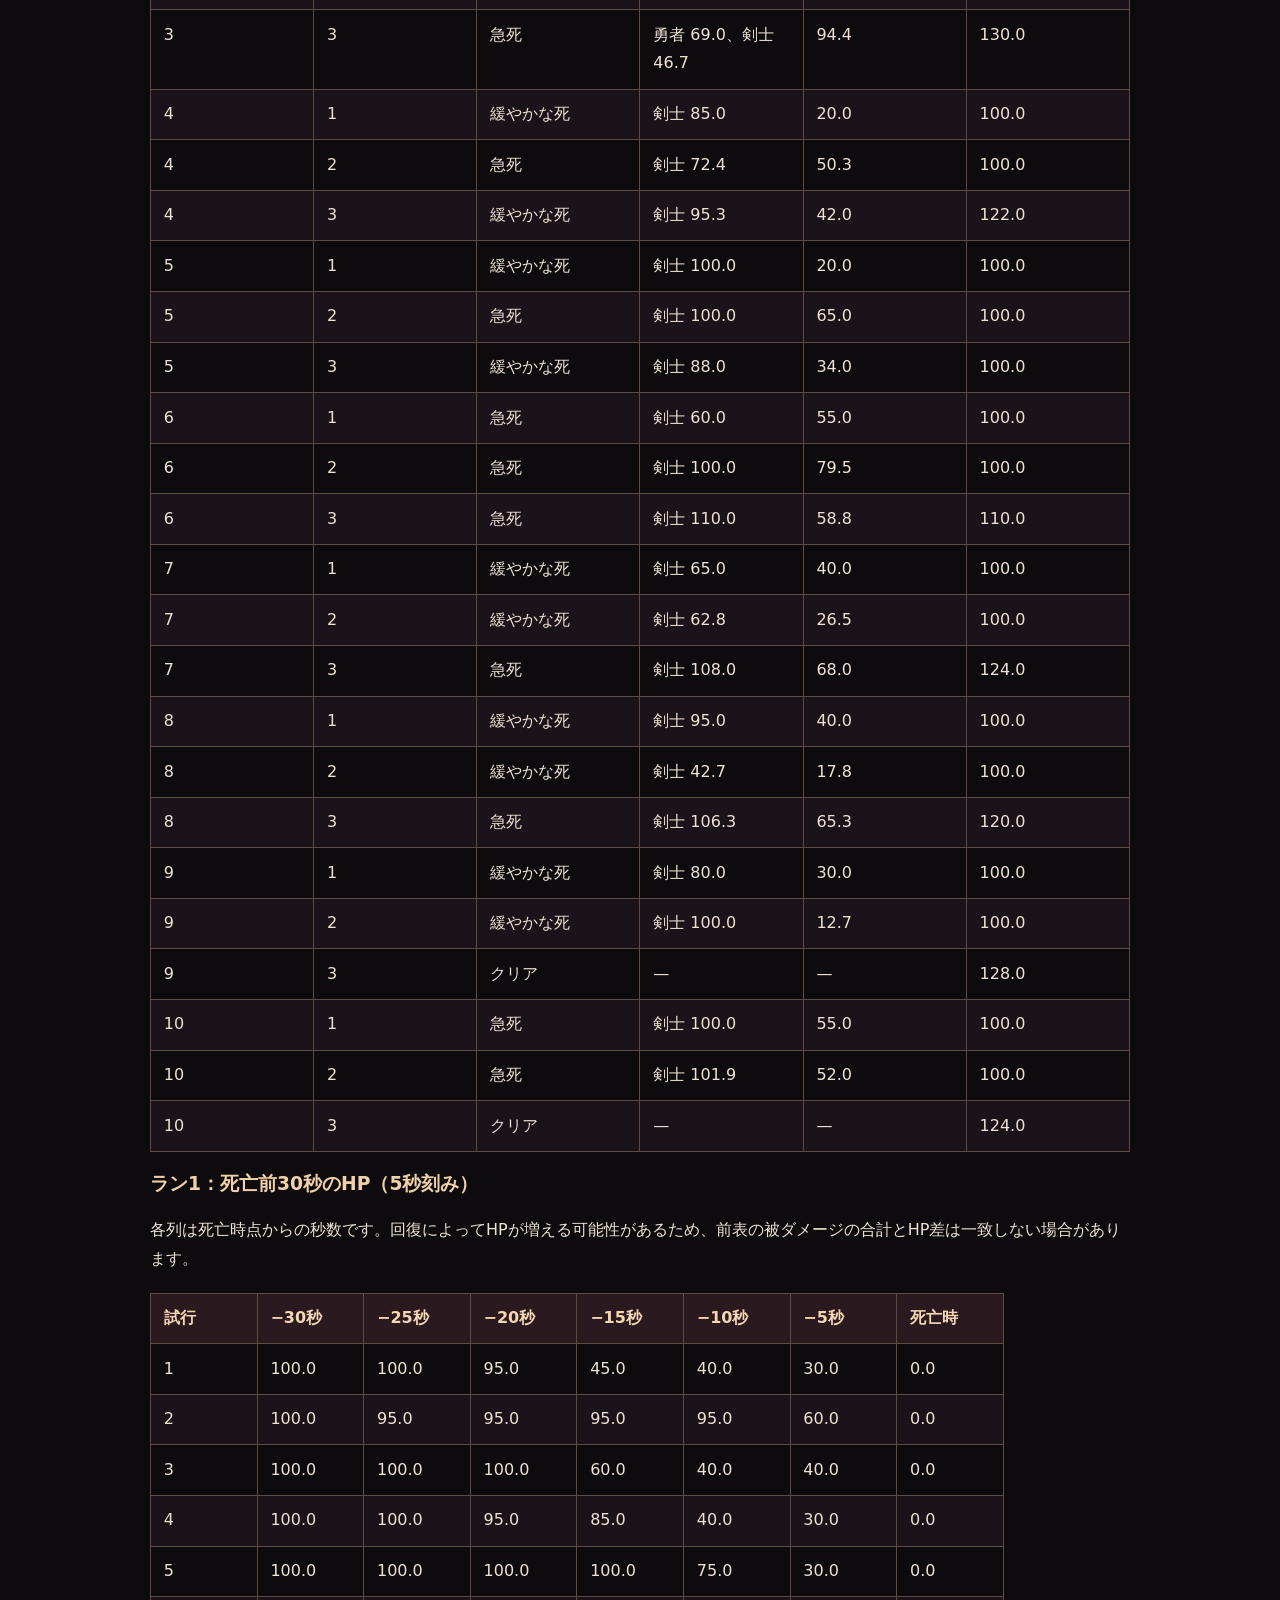
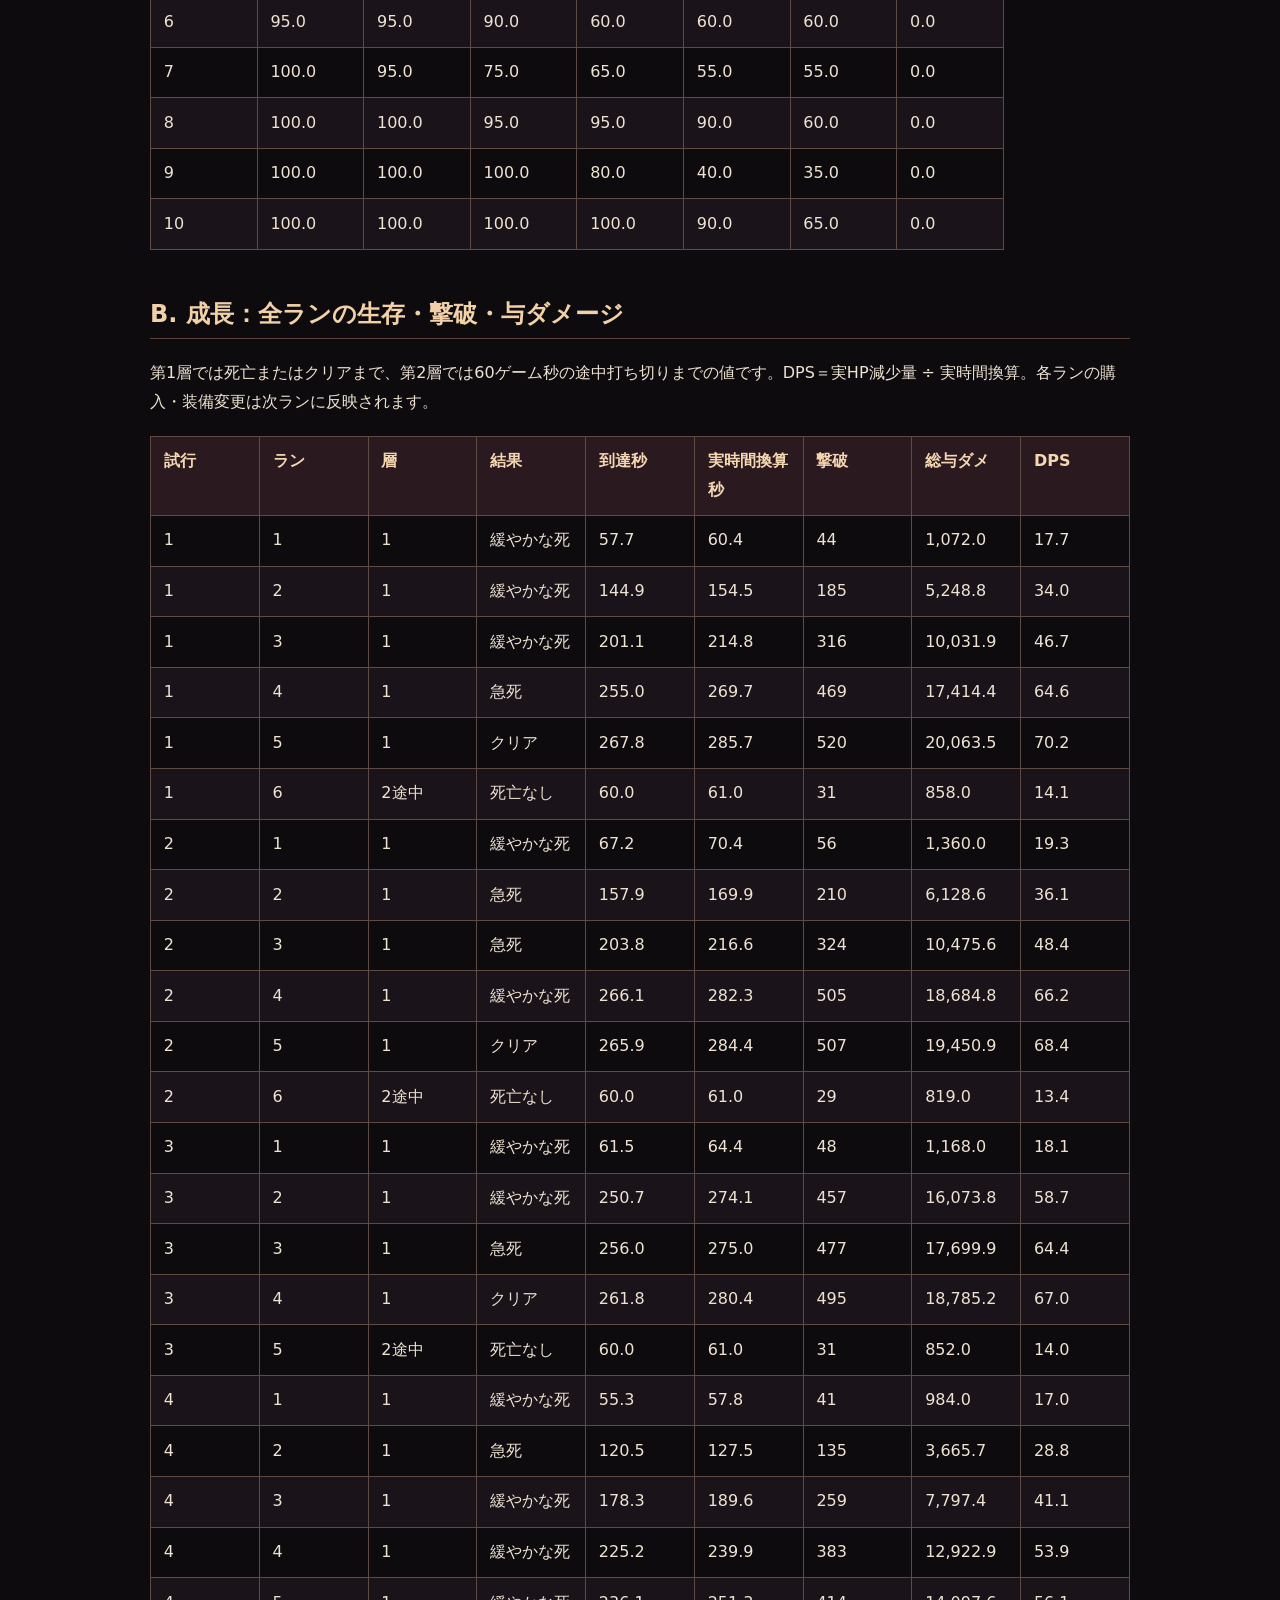
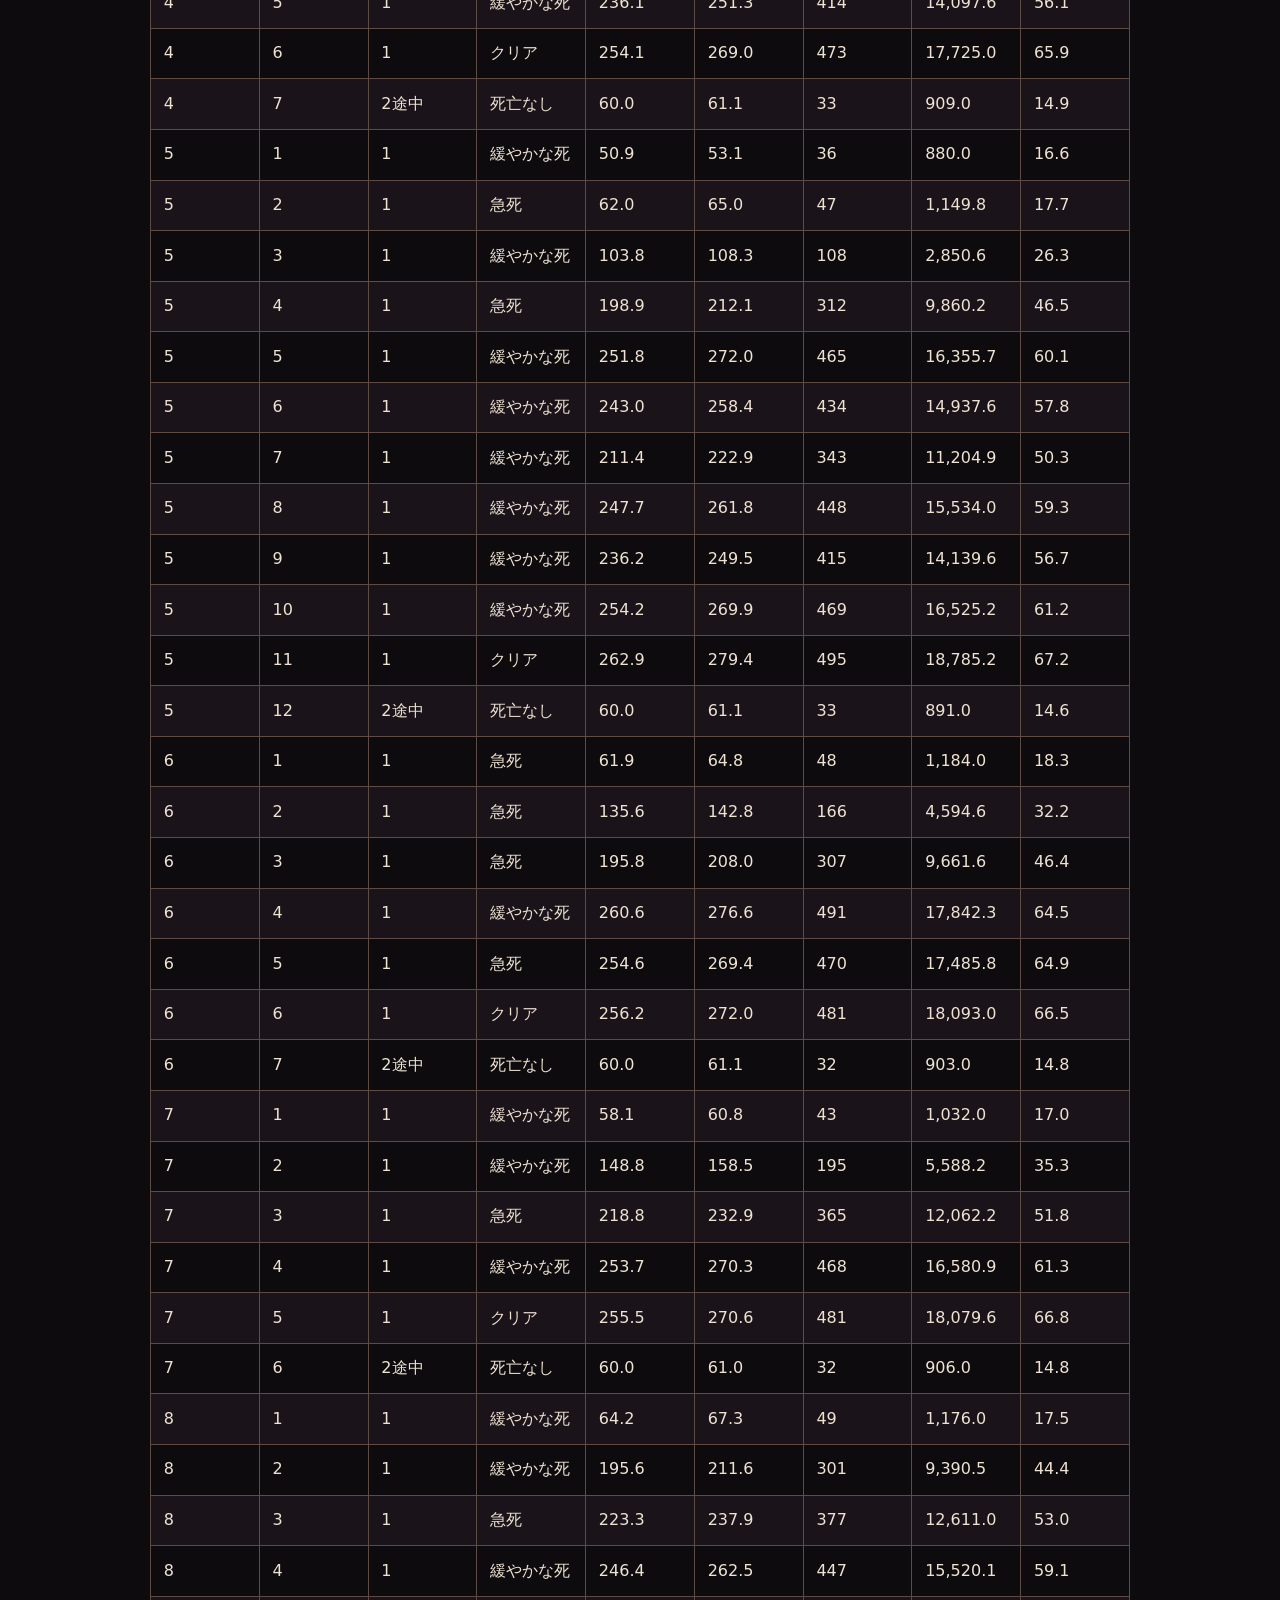
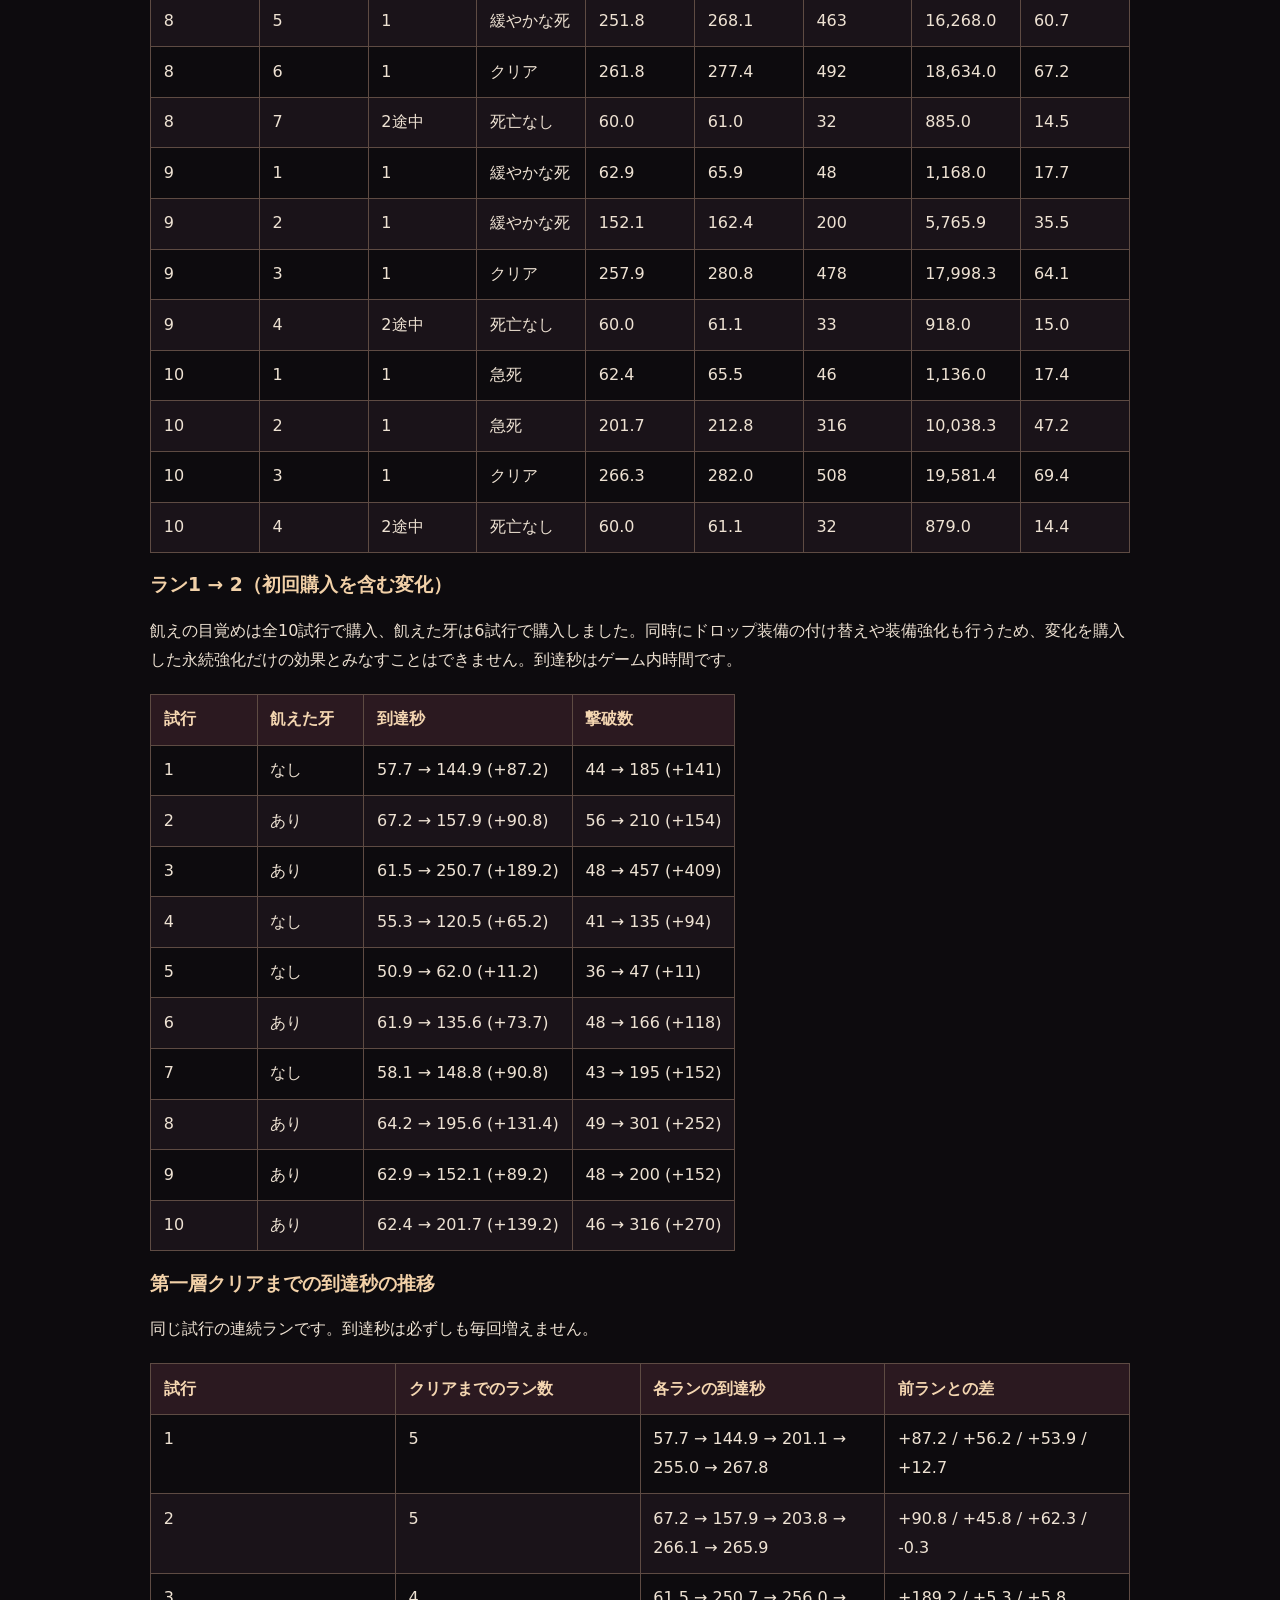
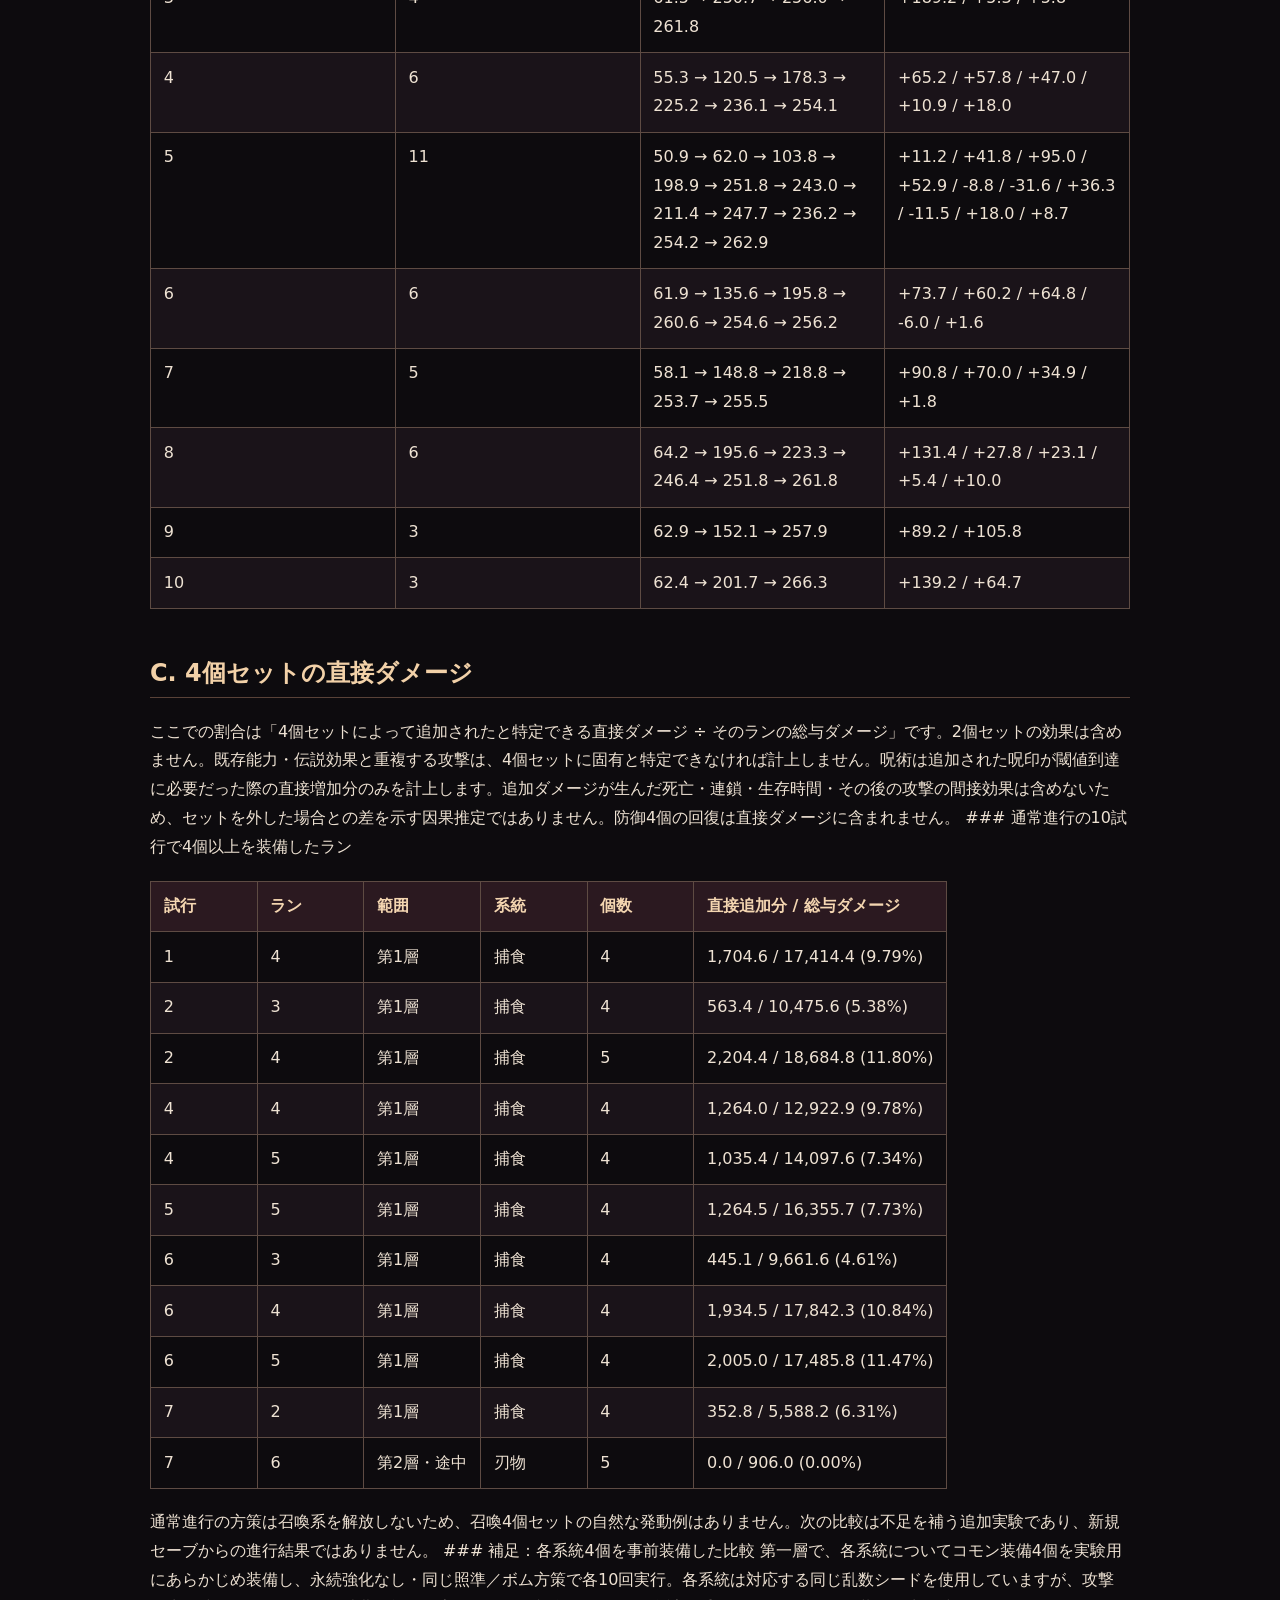
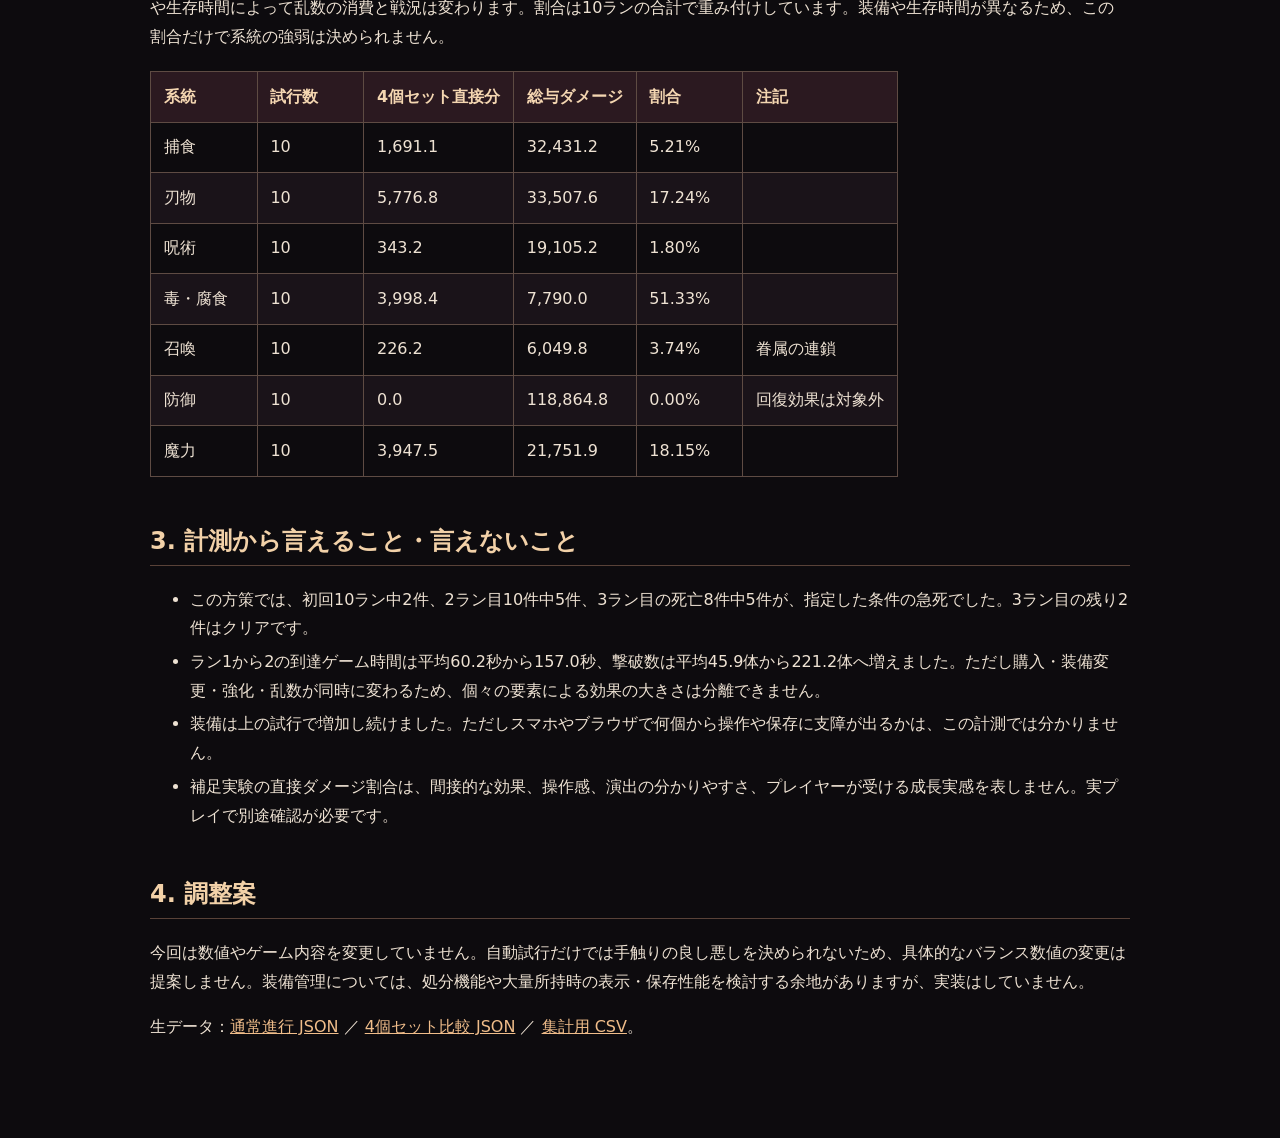
<file: mimic/web/facts.html>
<!DOCTYPE html>
<html xmlns="http://www.w3.org/1999/xhtml" lang="ja" xml:lang="ja">
<head>
  <meta charset="utf-8" />
  <meta name="generator" content="pandoc" />
  <meta name="viewport" content="width=device-width, initial-scale=1.0, user-scalable=yes" />
  <title>MIMIC 事実確認と序盤の定量計測</title>
  <style>
    code{white-space: pre-wrap;}
    span.smallcaps{font-variant: small-caps;}
    div.columns{display: flex; gap: min(4vw, 1.5em);}
    div.column{flex: auto; overflow-x: auto;}
    div.hanging-indent{margin-left: 1.5em; text-indent: -1.5em;}
    /* The extra [class] is a hack that increases specificity enough to
       override a similar rule in reveal.js */
    ul.task-list[class]{list-style: none;}
    ul.task-list li input[type="checkbox"] {
      font-size: inherit;
      width: 0.8em;
      margin: 0 0.8em 0.2em -1.6em;
      vertical-align: middle;
    }
    .display.math{display: block; text-align: center; margin: 0.5rem auto;}
  </style>
  <link rel="stylesheet" href="spec.css" />
</head>
<body>
<nav><a href="spec.html">← 現在の仕様書</a></nav>
<header id="title-block-header">
<h1 class="title">MIMIC 事実確認と序盤の定量計測</h1>
</header>
<h1 id="mimic-装備の事実確認と序盤の定量計測">MIMIC
装備の事実確認と序盤の定量計測</h1>
<p>実施：2026-11-03 ／ 対象：ソース <code>9718529</code> ／
ゲーム本体と仕様数値は変更していません。</p>
<h2 id="装備の処分と所持数">1. 装備の処分と所持数</h2>
<p>売却・解体・破棄など、<strong>所持装備を減らす手段はありません</strong>。「装備を外す」は枠から取り外すだけで所持品に残り、資源も得られません。ドロップした装備は所持配列へ追加されます。
所持数にゲーム側の明示的な上限はありません。装備画面では選択した枠に対応する候補全件をスクロール表示し、鍛冶画面では全装備をスクロール表示します。ページ分割や仮想表示はなく、開くたび各候補のボタンを作ります。上限なしは無制限の動作を保証するものではなく、大量所持時の端末負荷や容量限界は未測定です。
セーブ時は所持品を含むデータ全体をJSON化して保存し直します。装備が増えるほど保存対象も増えます。保存ファイルを開けなければ失敗を返しますが、呼び出し側は結果を画面に表示しません。容量不足が起きる所持数や保存時間は測っていません。
下の表は前回の10試行の全ランです。開始・終了には装備中の品も含みます。初期1個からドロップ数を累積した値と、今回の直接記録は全64ランで一致しました。第2層は60ゲーム秒時点で打ち切った途中経過です。</p>
<table>
<thead>
<tr class="header">
<th>試行</th>
<th>ラン</th>
<th>範囲</th>
<th>開始時</th>
<th>獲得数</th>
<th>終了時</th>
</tr>
</thead>
<tbody>
<tr class="odd">
<td>1</td>
<td>1</td>
<td>第1層</td>
<td>1</td>
<td>7</td>
<td>8</td>
</tr>
<tr class="even">
<td>1</td>
<td>2</td>
<td>第1層</td>
<td>8</td>
<td>59</td>
<td>67</td>
</tr>
<tr class="odd">
<td>1</td>
<td>3</td>
<td>第1層</td>
<td>67</td>
<td>90</td>
<td>157</td>
</tr>
<tr class="even">
<td>1</td>
<td>4</td>
<td>第1層</td>
<td>157</td>
<td>130</td>
<td>287</td>
</tr>
<tr class="odd">
<td>1</td>
<td>5</td>
<td>第1層</td>
<td>287</td>
<td>204</td>
<td>491</td>
</tr>
<tr class="even">
<td>1</td>
<td>6</td>
<td>第2層・途中</td>
<td>491</td>
<td>12</td>
<td>503</td>
</tr>
<tr class="odd">
<td>2</td>
<td>1</td>
<td>第1層</td>
<td>1</td>
<td>11</td>
<td>12</td>
</tr>
<tr class="even">
<td>2</td>
<td>2</td>
<td>第1層</td>
<td>12</td>
<td>43</td>
<td>55</td>
</tr>
<tr class="odd">
<td>2</td>
<td>3</td>
<td>第1層</td>
<td>55</td>
<td>55</td>
<td>110</td>
</tr>
<tr class="even">
<td>2</td>
<td>4</td>
<td>第1層</td>
<td>110</td>
<td>149</td>
<td>259</td>
</tr>
<tr class="odd">
<td>2</td>
<td>5</td>
<td>第1層</td>
<td>259</td>
<td>153</td>
<td>412</td>
</tr>
<tr class="even">
<td>2</td>
<td>6</td>
<td>第2層・途中</td>
<td>412</td>
<td>9</td>
<td>421</td>
</tr>
<tr class="odd">
<td>3</td>
<td>1</td>
<td>第1層</td>
<td>1</td>
<td>8</td>
<td>9</td>
</tr>
<tr class="even">
<td>3</td>
<td>2</td>
<td>第1層</td>
<td>9</td>
<td>70</td>
<td>79</td>
</tr>
<tr class="odd">
<td>3</td>
<td>3</td>
<td>第1層</td>
<td>79</td>
<td>83</td>
<td>162</td>
</tr>
<tr class="even">
<td>3</td>
<td>4</td>
<td>第1層</td>
<td>162</td>
<td>71</td>
<td>233</td>
</tr>
<tr class="odd">
<td>3</td>
<td>5</td>
<td>第2層・途中</td>
<td>233</td>
<td>6</td>
<td>239</td>
</tr>
<tr class="even">
<td>4</td>
<td>1</td>
<td>第1層</td>
<td>1</td>
<td>3</td>
<td>4</td>
</tr>
<tr class="odd">
<td>4</td>
<td>2</td>
<td>第1層</td>
<td>4</td>
<td>21</td>
<td>25</td>
</tr>
<tr class="even">
<td>4</td>
<td>3</td>
<td>第1層</td>
<td>25</td>
<td>38</td>
<td>63</td>
</tr>
<tr class="odd">
<td>4</td>
<td>4</td>
<td>第1層</td>
<td>63</td>
<td>60</td>
<td>123</td>
</tr>
<tr class="even">
<td>4</td>
<td>5</td>
<td>第1層</td>
<td>123</td>
<td>77</td>
<td>200</td>
</tr>
<tr class="odd">
<td>4</td>
<td>6</td>
<td>第1層</td>
<td>200</td>
<td>82</td>
<td>282</td>
</tr>
<tr class="even">
<td>4</td>
<td>7</td>
<td>第2層・途中</td>
<td>282</td>
<td>9</td>
<td>291</td>
</tr>
<tr class="odd">
<td>5</td>
<td>1</td>
<td>第1層</td>
<td>1</td>
<td>1</td>
<td>2</td>
</tr>
<tr class="even">
<td>5</td>
<td>2</td>
<td>第1層</td>
<td>2</td>
<td>4</td>
<td>6</td>
</tr>
<tr class="odd">
<td>5</td>
<td>3</td>
<td>第1層</td>
<td>6</td>
<td>19</td>
<td>25</td>
</tr>
<tr class="even">
<td>5</td>
<td>4</td>
<td>第1層</td>
<td>25</td>
<td>95</td>
<td>120</td>
</tr>
<tr class="odd">
<td>5</td>
<td>5</td>
<td>第1層</td>
<td>120</td>
<td>119</td>
<td>239</td>
</tr>
<tr class="even">
<td>5</td>
<td>6</td>
<td>第1層</td>
<td>239</td>
<td>64</td>
<td>303</td>
</tr>
<tr class="odd">
<td>5</td>
<td>7</td>
<td>第1層</td>
<td>303</td>
<td>73</td>
<td>376</td>
</tr>
<tr class="even">
<td>5</td>
<td>8</td>
<td>第1層</td>
<td>376</td>
<td>59</td>
<td>435</td>
</tr>
<tr class="odd">
<td>5</td>
<td>9</td>
<td>第1層</td>
<td>435</td>
<td>64</td>
<td>499</td>
</tr>
<tr class="even">
<td>5</td>
<td>10</td>
<td>第1層</td>
<td>499</td>
<td>62</td>
<td>561</td>
</tr>
<tr class="odd">
<td>5</td>
<td>11</td>
<td>第1層</td>
<td>561</td>
<td>65</td>
<td>626</td>
</tr>
<tr class="even">
<td>5</td>
<td>12</td>
<td>第2層・途中</td>
<td>626</td>
<td>6</td>
<td>632</td>
</tr>
<tr class="odd">
<td>6</td>
<td>1</td>
<td>第1層</td>
<td>1</td>
<td>3</td>
<td>4</td>
</tr>
<tr class="even">
<td>6</td>
<td>2</td>
<td>第1層</td>
<td>4</td>
<td>33</td>
<td>37</td>
</tr>
<tr class="odd">
<td>6</td>
<td>3</td>
<td>第1層</td>
<td>37</td>
<td>83</td>
<td>120</td>
</tr>
<tr class="even">
<td>6</td>
<td>4</td>
<td>第1層</td>
<td>120</td>
<td>132</td>
<td>252</td>
</tr>
<tr class="odd">
<td>6</td>
<td>5</td>
<td>第1層</td>
<td>252</td>
<td>128</td>
<td>380</td>
</tr>
<tr class="even">
<td>6</td>
<td>6</td>
<td>第1層</td>
<td>380</td>
<td>237</td>
<td>617</td>
</tr>
<tr class="odd">
<td>6</td>
<td>7</td>
<td>第2層・途中</td>
<td>617</td>
<td>17</td>
<td>634</td>
</tr>
<tr class="even">
<td>7</td>
<td>1</td>
<td>第1層</td>
<td>1</td>
<td>9</td>
<td>10</td>
</tr>
<tr class="odd">
<td>7</td>
<td>2</td>
<td>第1層</td>
<td>10</td>
<td>32</td>
<td>42</td>
</tr>
<tr class="even">
<td>7</td>
<td>3</td>
<td>第1層</td>
<td>42</td>
<td>47</td>
<td>89</td>
</tr>
<tr class="odd">
<td>7</td>
<td>4</td>
<td>第1層</td>
<td>89</td>
<td>63</td>
<td>152</td>
</tr>
<tr class="even">
<td>7</td>
<td>5</td>
<td>第1層</td>
<td>152</td>
<td>116</td>
<td>268</td>
</tr>
<tr class="odd">
<td>7</td>
<td>6</td>
<td>第2層・途中</td>
<td>268</td>
<td>9</td>
<td>277</td>
</tr>
<tr class="even">
<td>8</td>
<td>1</td>
<td>第1層</td>
<td>1</td>
<td>10</td>
<td>11</td>
</tr>
<tr class="odd">
<td>8</td>
<td>2</td>
<td>第1層</td>
<td>11</td>
<td>43</td>
<td>54</td>
</tr>
<tr class="even">
<td>8</td>
<td>3</td>
<td>第1層</td>
<td>54</td>
<td>51</td>
<td>105</td>
</tr>
<tr class="odd">
<td>8</td>
<td>4</td>
<td>第1層</td>
<td>105</td>
<td>89</td>
<td>194</td>
</tr>
<tr class="even">
<td>8</td>
<td>5</td>
<td>第1層</td>
<td>194</td>
<td>93</td>
<td>287</td>
</tr>
<tr class="odd">
<td>8</td>
<td>6</td>
<td>第1層</td>
<td>287</td>
<td>135</td>
<td>422</td>
</tr>
<tr class="even">
<td>8</td>
<td>7</td>
<td>第2層・途中</td>
<td>422</td>
<td>10</td>
<td>432</td>
</tr>
<tr class="odd">
<td>9</td>
<td>1</td>
<td>第1層</td>
<td>1</td>
<td>9</td>
<td>10</td>
</tr>
<tr class="even">
<td>9</td>
<td>2</td>
<td>第1層</td>
<td>10</td>
<td>35</td>
<td>45</td>
</tr>
<tr class="odd">
<td>9</td>
<td>3</td>
<td>第1層</td>
<td>45</td>
<td>86</td>
<td>131</td>
</tr>
<tr class="even">
<td>9</td>
<td>4</td>
<td>第2層・途中</td>
<td>131</td>
<td>6</td>
<td>137</td>
</tr>
<tr class="odd">
<td>10</td>
<td>1</td>
<td>第1層</td>
<td>1</td>
<td>9</td>
<td>10</td>
</tr>
<tr class="even">
<td>10</td>
<td>2</td>
<td>第1層</td>
<td>10</td>
<td>51</td>
<td>61</td>
</tr>
<tr class="odd">
<td>10</td>
<td>3</td>
<td>第1層</td>
<td>61</td>
<td>102</td>
<td>163</td>
</tr>
<tr class="even">
<td>10</td>
<td>4</td>
<td>第2層・途中</td>
<td>163</td>
<td>5</td>
<td>168</td>
</tr>
</tbody>
</table>
<h2 id="計測の方法と限界">2. 計測の方法と限界</h2>
<p>前回と同じ10個の乱数シード、新規セーブ、最寄りの敵集団へ照準を向ける方策、ボム、装備選択・購入順を使用しました。ゲーム本体のコピーに計測だけを加え、前回の全64ランについて追加項目以外の記録が完全一致したことを確認しました。第一層クリア後の第二層は60ゲーム秒までです。
時間には2種類あります。「到達秒」はゲーム内時間で、ヒットストップ中は進みません。「実時間換算」は固定ステップ数×1/60秒で、ヒットストップを含むシミュレーション時間です。DPSは実時間換算で割ります。死亡前の窓とHP推移も実時間換算です。端末の処理速度やFPSの実測ではありません。
総与ダメージは敵の残HPを実際に減らした量の合計です。過剰ダメージを除外し、回復後の再ダメージは含みます。被ダメージは軽減後に実際に失ったHPで、致死分の超過は除外し、回復との相殺はしません。急死は死亡直前3秒のHPの最大値が最大HPの50%以上の場合と定義しました。0HPまでの低下がその時間内に発生した判定です。
## A. ラン1〜3：死亡直前15秒の被ダメージ
敵ごとの値はHPの実減少量です。クリアしたランは死亡していないため判定対象外です。</p>
<table style="width:100%;">
<colgroup>
<col style="width: 16%" />
<col style="width: 16%" />
<col style="width: 16%" />
<col style="width: 16%" />
<col style="width: 16%" />
<col style="width: 16%" />
</colgroup>
<thead>
<tr class="header">
<th>試行</th>
<th>ラン</th>
<th>判定</th>
<th>死亡前15秒の敵別被ダメージ</th>
<th>死亡前3秒の最大HP</th>
<th>最大HP</th>
</tr>
</thead>
<tbody>
<tr class="odd">
<td>1</td>
<td>1</td>
<td>緩やかな死</td>
<td>剣士 45.0</td>
<td>20.0</td>
<td>100.0</td>
</tr>
<tr class="even">
<td>1</td>
<td>2</td>
<td>緩やかな死</td>
<td>剣士 71.1</td>
<td>30.8</td>
<td>100.0</td>
</tr>
<tr class="odd">
<td>1</td>
<td>3</td>
<td>緩やかな死</td>
<td>剣士 59.8</td>
<td>53.3</td>
<td>120.0</td>
</tr>
<tr class="even">
<td>2</td>
<td>1</td>
<td>緩やかな死</td>
<td>剣士 95.0</td>
<td>25.0</td>
<td>100.0</td>
</tr>
<tr class="odd">
<td>2</td>
<td>2</td>
<td>急死</td>
<td>剣士 149.2</td>
<td>53.8</td>
<td>100.0</td>
</tr>
<tr class="even">
<td>2</td>
<td>3</td>
<td>急死</td>
<td>剣士 188.7</td>
<td>60.1</td>
<td>120.0</td>
</tr>
<tr class="odd">
<td>3</td>
<td>1</td>
<td>緩やかな死</td>
<td>剣士 60.0</td>
<td>35.0</td>
<td>100.0</td>
</tr>
<tr class="even">
<td>3</td>
<td>2</td>
<td>緩やかな死</td>
<td>剣士 26.6</td>
<td>10.3</td>
<td>100.0</td>
</tr>
<tr class="odd">
<td>3</td>
<td>3</td>
<td>急死</td>
<td>勇者 69.0、剣士 46.7</td>
<td>94.4</td>
<td>130.0</td>
</tr>
<tr class="even">
<td>4</td>
<td>1</td>
<td>緩やかな死</td>
<td>剣士 85.0</td>
<td>20.0</td>
<td>100.0</td>
</tr>
<tr class="odd">
<td>4</td>
<td>2</td>
<td>急死</td>
<td>剣士 72.4</td>
<td>50.3</td>
<td>100.0</td>
</tr>
<tr class="even">
<td>4</td>
<td>3</td>
<td>緩やかな死</td>
<td>剣士 95.3</td>
<td>42.0</td>
<td>122.0</td>
</tr>
<tr class="odd">
<td>5</td>
<td>1</td>
<td>緩やかな死</td>
<td>剣士 100.0</td>
<td>20.0</td>
<td>100.0</td>
</tr>
<tr class="even">
<td>5</td>
<td>2</td>
<td>急死</td>
<td>剣士 100.0</td>
<td>65.0</td>
<td>100.0</td>
</tr>
<tr class="odd">
<td>5</td>
<td>3</td>
<td>緩やかな死</td>
<td>剣士 88.0</td>
<td>34.0</td>
<td>100.0</td>
</tr>
<tr class="even">
<td>6</td>
<td>1</td>
<td>急死</td>
<td>剣士 60.0</td>
<td>55.0</td>
<td>100.0</td>
</tr>
<tr class="odd">
<td>6</td>
<td>2</td>
<td>急死</td>
<td>剣士 100.0</td>
<td>79.5</td>
<td>100.0</td>
</tr>
<tr class="even">
<td>6</td>
<td>3</td>
<td>急死</td>
<td>剣士 110.0</td>
<td>58.8</td>
<td>110.0</td>
</tr>
<tr class="odd">
<td>7</td>
<td>1</td>
<td>緩やかな死</td>
<td>剣士 65.0</td>
<td>40.0</td>
<td>100.0</td>
</tr>
<tr class="even">
<td>7</td>
<td>2</td>
<td>緩やかな死</td>
<td>剣士 62.8</td>
<td>26.5</td>
<td>100.0</td>
</tr>
<tr class="odd">
<td>7</td>
<td>3</td>
<td>急死</td>
<td>剣士 108.0</td>
<td>68.0</td>
<td>124.0</td>
</tr>
<tr class="even">
<td>8</td>
<td>1</td>
<td>緩やかな死</td>
<td>剣士 95.0</td>
<td>40.0</td>
<td>100.0</td>
</tr>
<tr class="odd">
<td>8</td>
<td>2</td>
<td>緩やかな死</td>
<td>剣士 42.7</td>
<td>17.8</td>
<td>100.0</td>
</tr>
<tr class="even">
<td>8</td>
<td>3</td>
<td>急死</td>
<td>剣士 106.3</td>
<td>65.3</td>
<td>120.0</td>
</tr>
<tr class="odd">
<td>9</td>
<td>1</td>
<td>緩やかな死</td>
<td>剣士 80.0</td>
<td>30.0</td>
<td>100.0</td>
</tr>
<tr class="even">
<td>9</td>
<td>2</td>
<td>緩やかな死</td>
<td>剣士 100.0</td>
<td>12.7</td>
<td>100.0</td>
</tr>
<tr class="odd">
<td>9</td>
<td>3</td>
<td>クリア</td>
<td>—</td>
<td>—</td>
<td>128.0</td>
</tr>
<tr class="even">
<td>10</td>
<td>1</td>
<td>急死</td>
<td>剣士 100.0</td>
<td>55.0</td>
<td>100.0</td>
</tr>
<tr class="odd">
<td>10</td>
<td>2</td>
<td>急死</td>
<td>剣士 101.9</td>
<td>52.0</td>
<td>100.0</td>
</tr>
<tr class="even">
<td>10</td>
<td>3</td>
<td>クリア</td>
<td>—</td>
<td>—</td>
<td>124.0</td>
</tr>
</tbody>
</table>
<h3
id="ラン1死亡前30秒のhp5秒刻み">ラン1：死亡前30秒のHP（5秒刻み）</h3>
<p>各列は死亡時点からの秒数です。回復によってHPが増える可能性があるため、前表の被ダメージの合計とHP差は一致しない場合があります。</p>
<table>
<thead>
<tr class="header">
<th>試行</th>
<th>−30秒</th>
<th>−25秒</th>
<th>−20秒</th>
<th>−15秒</th>
<th>−10秒</th>
<th>−5秒</th>
<th>死亡時</th>
</tr>
</thead>
<tbody>
<tr class="odd">
<td>1</td>
<td>100.0</td>
<td>100.0</td>
<td>95.0</td>
<td>45.0</td>
<td>40.0</td>
<td>30.0</td>
<td>0.0</td>
</tr>
<tr class="even">
<td>2</td>
<td>100.0</td>
<td>95.0</td>
<td>95.0</td>
<td>95.0</td>
<td>95.0</td>
<td>60.0</td>
<td>0.0</td>
</tr>
<tr class="odd">
<td>3</td>
<td>100.0</td>
<td>100.0</td>
<td>100.0</td>
<td>60.0</td>
<td>40.0</td>
<td>40.0</td>
<td>0.0</td>
</tr>
<tr class="even">
<td>4</td>
<td>100.0</td>
<td>100.0</td>
<td>95.0</td>
<td>85.0</td>
<td>40.0</td>
<td>30.0</td>
<td>0.0</td>
</tr>
<tr class="odd">
<td>5</td>
<td>100.0</td>
<td>100.0</td>
<td>100.0</td>
<td>100.0</td>
<td>75.0</td>
<td>30.0</td>
<td>0.0</td>
</tr>
<tr class="even">
<td>6</td>
<td>95.0</td>
<td>95.0</td>
<td>90.0</td>
<td>60.0</td>
<td>60.0</td>
<td>60.0</td>
<td>0.0</td>
</tr>
<tr class="odd">
<td>7</td>
<td>100.0</td>
<td>95.0</td>
<td>75.0</td>
<td>65.0</td>
<td>55.0</td>
<td>55.0</td>
<td>0.0</td>
</tr>
<tr class="even">
<td>8</td>
<td>100.0</td>
<td>100.0</td>
<td>95.0</td>
<td>95.0</td>
<td>90.0</td>
<td>60.0</td>
<td>0.0</td>
</tr>
<tr class="odd">
<td>9</td>
<td>100.0</td>
<td>100.0</td>
<td>100.0</td>
<td>80.0</td>
<td>40.0</td>
<td>35.0</td>
<td>0.0</td>
</tr>
<tr class="even">
<td>10</td>
<td>100.0</td>
<td>100.0</td>
<td>100.0</td>
<td>100.0</td>
<td>90.0</td>
<td>65.0</td>
<td>0.0</td>
</tr>
</tbody>
</table>
<h2 id="b.-成長全ランの生存撃破与ダメージ">B.
成長：全ランの生存・撃破・与ダメージ</h2>
<p>第1層では死亡またはクリアまで、第2層では60ゲーム秒の途中打ち切りまでの値です。DPS＝実HP減少量
÷ 実時間換算。各ランの購入・装備変更は次ランに反映されます。</p>
<table style="width:100%;">
<colgroup>
<col style="width: 11%" />
<col style="width: 11%" />
<col style="width: 11%" />
<col style="width: 11%" />
<col style="width: 11%" />
<col style="width: 11%" />
<col style="width: 11%" />
<col style="width: 11%" />
<col style="width: 11%" />
</colgroup>
<thead>
<tr class="header">
<th>試行</th>
<th>ラン</th>
<th>層</th>
<th>結果</th>
<th>到達秒</th>
<th>実時間換算秒</th>
<th>撃破</th>
<th>総与ダメ</th>
<th>DPS</th>
</tr>
</thead>
<tbody>
<tr class="odd">
<td>1</td>
<td>1</td>
<td>1</td>
<td>緩やかな死</td>
<td>57.7</td>
<td>60.4</td>
<td>44</td>
<td>1,072.0</td>
<td>17.7</td>
</tr>
<tr class="even">
<td>1</td>
<td>2</td>
<td>1</td>
<td>緩やかな死</td>
<td>144.9</td>
<td>154.5</td>
<td>185</td>
<td>5,248.8</td>
<td>34.0</td>
</tr>
<tr class="odd">
<td>1</td>
<td>3</td>
<td>1</td>
<td>緩やかな死</td>
<td>201.1</td>
<td>214.8</td>
<td>316</td>
<td>10,031.9</td>
<td>46.7</td>
</tr>
<tr class="even">
<td>1</td>
<td>4</td>
<td>1</td>
<td>急死</td>
<td>255.0</td>
<td>269.7</td>
<td>469</td>
<td>17,414.4</td>
<td>64.6</td>
</tr>
<tr class="odd">
<td>1</td>
<td>5</td>
<td>1</td>
<td>クリア</td>
<td>267.8</td>
<td>285.7</td>
<td>520</td>
<td>20,063.5</td>
<td>70.2</td>
</tr>
<tr class="even">
<td>1</td>
<td>6</td>
<td>2途中</td>
<td>死亡なし</td>
<td>60.0</td>
<td>61.0</td>
<td>31</td>
<td>858.0</td>
<td>14.1</td>
</tr>
<tr class="odd">
<td>2</td>
<td>1</td>
<td>1</td>
<td>緩やかな死</td>
<td>67.2</td>
<td>70.4</td>
<td>56</td>
<td>1,360.0</td>
<td>19.3</td>
</tr>
<tr class="even">
<td>2</td>
<td>2</td>
<td>1</td>
<td>急死</td>
<td>157.9</td>
<td>169.9</td>
<td>210</td>
<td>6,128.6</td>
<td>36.1</td>
</tr>
<tr class="odd">
<td>2</td>
<td>3</td>
<td>1</td>
<td>急死</td>
<td>203.8</td>
<td>216.6</td>
<td>324</td>
<td>10,475.6</td>
<td>48.4</td>
</tr>
<tr class="even">
<td>2</td>
<td>4</td>
<td>1</td>
<td>緩やかな死</td>
<td>266.1</td>
<td>282.3</td>
<td>505</td>
<td>18,684.8</td>
<td>66.2</td>
</tr>
<tr class="odd">
<td>2</td>
<td>5</td>
<td>1</td>
<td>クリア</td>
<td>265.9</td>
<td>284.4</td>
<td>507</td>
<td>19,450.9</td>
<td>68.4</td>
</tr>
<tr class="even">
<td>2</td>
<td>6</td>
<td>2途中</td>
<td>死亡なし</td>
<td>60.0</td>
<td>61.0</td>
<td>29</td>
<td>819.0</td>
<td>13.4</td>
</tr>
<tr class="odd">
<td>3</td>
<td>1</td>
<td>1</td>
<td>緩やかな死</td>
<td>61.5</td>
<td>64.4</td>
<td>48</td>
<td>1,168.0</td>
<td>18.1</td>
</tr>
<tr class="even">
<td>3</td>
<td>2</td>
<td>1</td>
<td>緩やかな死</td>
<td>250.7</td>
<td>274.1</td>
<td>457</td>
<td>16,073.8</td>
<td>58.7</td>
</tr>
<tr class="odd">
<td>3</td>
<td>3</td>
<td>1</td>
<td>急死</td>
<td>256.0</td>
<td>275.0</td>
<td>477</td>
<td>17,699.9</td>
<td>64.4</td>
</tr>
<tr class="even">
<td>3</td>
<td>4</td>
<td>1</td>
<td>クリア</td>
<td>261.8</td>
<td>280.4</td>
<td>495</td>
<td>18,785.2</td>
<td>67.0</td>
</tr>
<tr class="odd">
<td>3</td>
<td>5</td>
<td>2途中</td>
<td>死亡なし</td>
<td>60.0</td>
<td>61.0</td>
<td>31</td>
<td>852.0</td>
<td>14.0</td>
</tr>
<tr class="even">
<td>4</td>
<td>1</td>
<td>1</td>
<td>緩やかな死</td>
<td>55.3</td>
<td>57.8</td>
<td>41</td>
<td>984.0</td>
<td>17.0</td>
</tr>
<tr class="odd">
<td>4</td>
<td>2</td>
<td>1</td>
<td>急死</td>
<td>120.5</td>
<td>127.5</td>
<td>135</td>
<td>3,665.7</td>
<td>28.8</td>
</tr>
<tr class="even">
<td>4</td>
<td>3</td>
<td>1</td>
<td>緩やかな死</td>
<td>178.3</td>
<td>189.6</td>
<td>259</td>
<td>7,797.4</td>
<td>41.1</td>
</tr>
<tr class="odd">
<td>4</td>
<td>4</td>
<td>1</td>
<td>緩やかな死</td>
<td>225.2</td>
<td>239.9</td>
<td>383</td>
<td>12,922.9</td>
<td>53.9</td>
</tr>
<tr class="even">
<td>4</td>
<td>5</td>
<td>1</td>
<td>緩やかな死</td>
<td>236.1</td>
<td>251.3</td>
<td>414</td>
<td>14,097.6</td>
<td>56.1</td>
</tr>
<tr class="odd">
<td>4</td>
<td>6</td>
<td>1</td>
<td>クリア</td>
<td>254.1</td>
<td>269.0</td>
<td>473</td>
<td>17,725.0</td>
<td>65.9</td>
</tr>
<tr class="even">
<td>4</td>
<td>7</td>
<td>2途中</td>
<td>死亡なし</td>
<td>60.0</td>
<td>61.1</td>
<td>33</td>
<td>909.0</td>
<td>14.9</td>
</tr>
<tr class="odd">
<td>5</td>
<td>1</td>
<td>1</td>
<td>緩やかな死</td>
<td>50.9</td>
<td>53.1</td>
<td>36</td>
<td>880.0</td>
<td>16.6</td>
</tr>
<tr class="even">
<td>5</td>
<td>2</td>
<td>1</td>
<td>急死</td>
<td>62.0</td>
<td>65.0</td>
<td>47</td>
<td>1,149.8</td>
<td>17.7</td>
</tr>
<tr class="odd">
<td>5</td>
<td>3</td>
<td>1</td>
<td>緩やかな死</td>
<td>103.8</td>
<td>108.3</td>
<td>108</td>
<td>2,850.6</td>
<td>26.3</td>
</tr>
<tr class="even">
<td>5</td>
<td>4</td>
<td>1</td>
<td>急死</td>
<td>198.9</td>
<td>212.1</td>
<td>312</td>
<td>9,860.2</td>
<td>46.5</td>
</tr>
<tr class="odd">
<td>5</td>
<td>5</td>
<td>1</td>
<td>緩やかな死</td>
<td>251.8</td>
<td>272.0</td>
<td>465</td>
<td>16,355.7</td>
<td>60.1</td>
</tr>
<tr class="even">
<td>5</td>
<td>6</td>
<td>1</td>
<td>緩やかな死</td>
<td>243.0</td>
<td>258.4</td>
<td>434</td>
<td>14,937.6</td>
<td>57.8</td>
</tr>
<tr class="odd">
<td>5</td>
<td>7</td>
<td>1</td>
<td>緩やかな死</td>
<td>211.4</td>
<td>222.9</td>
<td>343</td>
<td>11,204.9</td>
<td>50.3</td>
</tr>
<tr class="even">
<td>5</td>
<td>8</td>
<td>1</td>
<td>緩やかな死</td>
<td>247.7</td>
<td>261.8</td>
<td>448</td>
<td>15,534.0</td>
<td>59.3</td>
</tr>
<tr class="odd">
<td>5</td>
<td>9</td>
<td>1</td>
<td>緩やかな死</td>
<td>236.2</td>
<td>249.5</td>
<td>415</td>
<td>14,139.6</td>
<td>56.7</td>
</tr>
<tr class="even">
<td>5</td>
<td>10</td>
<td>1</td>
<td>緩やかな死</td>
<td>254.2</td>
<td>269.9</td>
<td>469</td>
<td>16,525.2</td>
<td>61.2</td>
</tr>
<tr class="odd">
<td>5</td>
<td>11</td>
<td>1</td>
<td>クリア</td>
<td>262.9</td>
<td>279.4</td>
<td>495</td>
<td>18,785.2</td>
<td>67.2</td>
</tr>
<tr class="even">
<td>5</td>
<td>12</td>
<td>2途中</td>
<td>死亡なし</td>
<td>60.0</td>
<td>61.1</td>
<td>33</td>
<td>891.0</td>
<td>14.6</td>
</tr>
<tr class="odd">
<td>6</td>
<td>1</td>
<td>1</td>
<td>急死</td>
<td>61.9</td>
<td>64.8</td>
<td>48</td>
<td>1,184.0</td>
<td>18.3</td>
</tr>
<tr class="even">
<td>6</td>
<td>2</td>
<td>1</td>
<td>急死</td>
<td>135.6</td>
<td>142.8</td>
<td>166</td>
<td>4,594.6</td>
<td>32.2</td>
</tr>
<tr class="odd">
<td>6</td>
<td>3</td>
<td>1</td>
<td>急死</td>
<td>195.8</td>
<td>208.0</td>
<td>307</td>
<td>9,661.6</td>
<td>46.4</td>
</tr>
<tr class="even">
<td>6</td>
<td>4</td>
<td>1</td>
<td>緩やかな死</td>
<td>260.6</td>
<td>276.6</td>
<td>491</td>
<td>17,842.3</td>
<td>64.5</td>
</tr>
<tr class="odd">
<td>6</td>
<td>5</td>
<td>1</td>
<td>急死</td>
<td>254.6</td>
<td>269.4</td>
<td>470</td>
<td>17,485.8</td>
<td>64.9</td>
</tr>
<tr class="even">
<td>6</td>
<td>6</td>
<td>1</td>
<td>クリア</td>
<td>256.2</td>
<td>272.0</td>
<td>481</td>
<td>18,093.0</td>
<td>66.5</td>
</tr>
<tr class="odd">
<td>6</td>
<td>7</td>
<td>2途中</td>
<td>死亡なし</td>
<td>60.0</td>
<td>61.1</td>
<td>32</td>
<td>903.0</td>
<td>14.8</td>
</tr>
<tr class="even">
<td>7</td>
<td>1</td>
<td>1</td>
<td>緩やかな死</td>
<td>58.1</td>
<td>60.8</td>
<td>43</td>
<td>1,032.0</td>
<td>17.0</td>
</tr>
<tr class="odd">
<td>7</td>
<td>2</td>
<td>1</td>
<td>緩やかな死</td>
<td>148.8</td>
<td>158.5</td>
<td>195</td>
<td>5,588.2</td>
<td>35.3</td>
</tr>
<tr class="even">
<td>7</td>
<td>3</td>
<td>1</td>
<td>急死</td>
<td>218.8</td>
<td>232.9</td>
<td>365</td>
<td>12,062.2</td>
<td>51.8</td>
</tr>
<tr class="odd">
<td>7</td>
<td>4</td>
<td>1</td>
<td>緩やかな死</td>
<td>253.7</td>
<td>270.3</td>
<td>468</td>
<td>16,580.9</td>
<td>61.3</td>
</tr>
<tr class="even">
<td>7</td>
<td>5</td>
<td>1</td>
<td>クリア</td>
<td>255.5</td>
<td>270.6</td>
<td>481</td>
<td>18,079.6</td>
<td>66.8</td>
</tr>
<tr class="odd">
<td>7</td>
<td>6</td>
<td>2途中</td>
<td>死亡なし</td>
<td>60.0</td>
<td>61.0</td>
<td>32</td>
<td>906.0</td>
<td>14.8</td>
</tr>
<tr class="even">
<td>8</td>
<td>1</td>
<td>1</td>
<td>緩やかな死</td>
<td>64.2</td>
<td>67.3</td>
<td>49</td>
<td>1,176.0</td>
<td>17.5</td>
</tr>
<tr class="odd">
<td>8</td>
<td>2</td>
<td>1</td>
<td>緩やかな死</td>
<td>195.6</td>
<td>211.6</td>
<td>301</td>
<td>9,390.5</td>
<td>44.4</td>
</tr>
<tr class="even">
<td>8</td>
<td>3</td>
<td>1</td>
<td>急死</td>
<td>223.3</td>
<td>237.9</td>
<td>377</td>
<td>12,611.0</td>
<td>53.0</td>
</tr>
<tr class="odd">
<td>8</td>
<td>4</td>
<td>1</td>
<td>緩やかな死</td>
<td>246.4</td>
<td>262.5</td>
<td>447</td>
<td>15,520.1</td>
<td>59.1</td>
</tr>
<tr class="even">
<td>8</td>
<td>5</td>
<td>1</td>
<td>緩やかな死</td>
<td>251.8</td>
<td>268.1</td>
<td>463</td>
<td>16,268.0</td>
<td>60.7</td>
</tr>
<tr class="odd">
<td>8</td>
<td>6</td>
<td>1</td>
<td>クリア</td>
<td>261.8</td>
<td>277.4</td>
<td>492</td>
<td>18,634.0</td>
<td>67.2</td>
</tr>
<tr class="even">
<td>8</td>
<td>7</td>
<td>2途中</td>
<td>死亡なし</td>
<td>60.0</td>
<td>61.0</td>
<td>32</td>
<td>885.0</td>
<td>14.5</td>
</tr>
<tr class="odd">
<td>9</td>
<td>1</td>
<td>1</td>
<td>緩やかな死</td>
<td>62.9</td>
<td>65.9</td>
<td>48</td>
<td>1,168.0</td>
<td>17.7</td>
</tr>
<tr class="even">
<td>9</td>
<td>2</td>
<td>1</td>
<td>緩やかな死</td>
<td>152.1</td>
<td>162.4</td>
<td>200</td>
<td>5,765.9</td>
<td>35.5</td>
</tr>
<tr class="odd">
<td>9</td>
<td>3</td>
<td>1</td>
<td>クリア</td>
<td>257.9</td>
<td>280.8</td>
<td>478</td>
<td>17,998.3</td>
<td>64.1</td>
</tr>
<tr class="even">
<td>9</td>
<td>4</td>
<td>2途中</td>
<td>死亡なし</td>
<td>60.0</td>
<td>61.1</td>
<td>33</td>
<td>918.0</td>
<td>15.0</td>
</tr>
<tr class="odd">
<td>10</td>
<td>1</td>
<td>1</td>
<td>急死</td>
<td>62.4</td>
<td>65.5</td>
<td>46</td>
<td>1,136.0</td>
<td>17.4</td>
</tr>
<tr class="even">
<td>10</td>
<td>2</td>
<td>1</td>
<td>急死</td>
<td>201.7</td>
<td>212.8</td>
<td>316</td>
<td>10,038.3</td>
<td>47.2</td>
</tr>
<tr class="odd">
<td>10</td>
<td>3</td>
<td>1</td>
<td>クリア</td>
<td>266.3</td>
<td>282.0</td>
<td>508</td>
<td>19,581.4</td>
<td>69.4</td>
</tr>
<tr class="even">
<td>10</td>
<td>4</td>
<td>2途中</td>
<td>死亡なし</td>
<td>60.0</td>
<td>61.1</td>
<td>32</td>
<td>879.0</td>
<td>14.4</td>
</tr>
</tbody>
</table>
<h3 id="ラン1-2初回購入を含む変化">ラン1 → 2（初回購入を含む変化）</h3>
<p>飢えの目覚めは全10試行で購入、飢えた牙は6試行で購入しました。同時にドロップ装備の付け替えや装備強化も行うため、変化を購入した永続強化だけの効果とみなすことはできません。到達秒はゲーム内時間です。</p>
<table>
<thead>
<tr class="header">
<th>試行</th>
<th>飢えた牙</th>
<th>到達秒</th>
<th>撃破数</th>
</tr>
</thead>
<tbody>
<tr class="odd">
<td>1</td>
<td>なし</td>
<td>57.7 → 144.9 (+87.2)</td>
<td>44 → 185 (+141)</td>
</tr>
<tr class="even">
<td>2</td>
<td>あり</td>
<td>67.2 → 157.9 (+90.8)</td>
<td>56 → 210 (+154)</td>
</tr>
<tr class="odd">
<td>3</td>
<td>あり</td>
<td>61.5 → 250.7 (+189.2)</td>
<td>48 → 457 (+409)</td>
</tr>
<tr class="even">
<td>4</td>
<td>なし</td>
<td>55.3 → 120.5 (+65.2)</td>
<td>41 → 135 (+94)</td>
</tr>
<tr class="odd">
<td>5</td>
<td>なし</td>
<td>50.9 → 62.0 (+11.2)</td>
<td>36 → 47 (+11)</td>
</tr>
<tr class="even">
<td>6</td>
<td>あり</td>
<td>61.9 → 135.6 (+73.7)</td>
<td>48 → 166 (+118)</td>
</tr>
<tr class="odd">
<td>7</td>
<td>なし</td>
<td>58.1 → 148.8 (+90.8)</td>
<td>43 → 195 (+152)</td>
</tr>
<tr class="even">
<td>8</td>
<td>あり</td>
<td>64.2 → 195.6 (+131.4)</td>
<td>49 → 301 (+252)</td>
</tr>
<tr class="odd">
<td>9</td>
<td>あり</td>
<td>62.9 → 152.1 (+89.2)</td>
<td>48 → 200 (+152)</td>
</tr>
<tr class="even">
<td>10</td>
<td>あり</td>
<td>62.4 → 201.7 (+139.2)</td>
<td>46 → 316 (+270)</td>
</tr>
</tbody>
</table>
<h3
id="第一層クリアまでの到達秒の推移">第一層クリアまでの到達秒の推移</h3>
<p>同じ試行の連続ランです。到達秒は必ずしも毎回増えません。</p>
<table>
<colgroup>
<col style="width: 25%" />
<col style="width: 25%" />
<col style="width: 25%" />
<col style="width: 25%" />
</colgroup>
<thead>
<tr class="header">
<th>試行</th>
<th>クリアまでのラン数</th>
<th>各ランの到達秒</th>
<th>前ランとの差</th>
</tr>
</thead>
<tbody>
<tr class="odd">
<td>1</td>
<td>5</td>
<td>57.7 → 144.9 → 201.1 → 255.0 → 267.8</td>
<td>+87.2 / +56.2 / +53.9 / +12.7</td>
</tr>
<tr class="even">
<td>2</td>
<td>5</td>
<td>67.2 → 157.9 → 203.8 → 266.1 → 265.9</td>
<td>+90.8 / +45.8 / +62.3 / -0.3</td>
</tr>
<tr class="odd">
<td>3</td>
<td>4</td>
<td>61.5 → 250.7 → 256.0 → 261.8</td>
<td>+189.2 / +5.3 / +5.8</td>
</tr>
<tr class="even">
<td>4</td>
<td>6</td>
<td>55.3 → 120.5 → 178.3 → 225.2 → 236.1 → 254.1</td>
<td>+65.2 / +57.8 / +47.0 / +10.9 / +18.0</td>
</tr>
<tr class="odd">
<td>5</td>
<td>11</td>
<td>50.9 → 62.0 → 103.8 → 198.9 → 251.8 → 243.0 → 211.4 → 247.7 → 236.2
→ 254.2 → 262.9</td>
<td>+11.2 / +41.8 / +95.0 / +52.9 / -8.8 / -31.6 / +36.3 / -11.5 / +18.0
/ +8.7</td>
</tr>
<tr class="even">
<td>6</td>
<td>6</td>
<td>61.9 → 135.6 → 195.8 → 260.6 → 254.6 → 256.2</td>
<td>+73.7 / +60.2 / +64.8 / -6.0 / +1.6</td>
</tr>
<tr class="odd">
<td>7</td>
<td>5</td>
<td>58.1 → 148.8 → 218.8 → 253.7 → 255.5</td>
<td>+90.8 / +70.0 / +34.9 / +1.8</td>
</tr>
<tr class="even">
<td>8</td>
<td>6</td>
<td>64.2 → 195.6 → 223.3 → 246.4 → 251.8 → 261.8</td>
<td>+131.4 / +27.8 / +23.1 / +5.4 / +10.0</td>
</tr>
<tr class="odd">
<td>9</td>
<td>3</td>
<td>62.9 → 152.1 → 257.9</td>
<td>+89.2 / +105.8</td>
</tr>
<tr class="even">
<td>10</td>
<td>3</td>
<td>62.4 → 201.7 → 266.3</td>
<td>+139.2 / +64.7</td>
</tr>
</tbody>
</table>
<h2 id="c.-4個セットの直接ダメージ">C. 4個セットの直接ダメージ</h2>
<p>ここでの割合は「4個セットによって追加されたと特定できる直接ダメージ ÷
そのランの総与ダメージ」です。2個セットの効果は含めません。既存能力・伝説効果と重複する攻撃は、4個セットに固有と特定できなければ計上しません。呪術は追加された呪印が閾値到達に必要だった際の直接増加分のみを計上します。追加ダメージが生んだ死亡・連鎖・生存時間・その後の攻撃の間接効果は含めないため、セットを外した場合との差を示す因果推定ではありません。防御4個の回復は直接ダメージに含まれません。
### 通常進行の10試行で4個以上を装備したラン</p>
<table>
<thead>
<tr class="header">
<th>試行</th>
<th>ラン</th>
<th>範囲</th>
<th>系統</th>
<th>個数</th>
<th>直接追加分 / 総与ダメージ</th>
</tr>
</thead>
<tbody>
<tr class="odd">
<td>1</td>
<td>4</td>
<td>第1層</td>
<td>捕食</td>
<td>4</td>
<td>1,704.6 / 17,414.4 (9.79%)</td>
</tr>
<tr class="even">
<td>2</td>
<td>3</td>
<td>第1層</td>
<td>捕食</td>
<td>4</td>
<td>563.4 / 10,475.6 (5.38%)</td>
</tr>
<tr class="odd">
<td>2</td>
<td>4</td>
<td>第1層</td>
<td>捕食</td>
<td>5</td>
<td>2,204.4 / 18,684.8 (11.80%)</td>
</tr>
<tr class="even">
<td>4</td>
<td>4</td>
<td>第1層</td>
<td>捕食</td>
<td>4</td>
<td>1,264.0 / 12,922.9 (9.78%)</td>
</tr>
<tr class="odd">
<td>4</td>
<td>5</td>
<td>第1層</td>
<td>捕食</td>
<td>4</td>
<td>1,035.4 / 14,097.6 (7.34%)</td>
</tr>
<tr class="even">
<td>5</td>
<td>5</td>
<td>第1層</td>
<td>捕食</td>
<td>4</td>
<td>1,264.5 / 16,355.7 (7.73%)</td>
</tr>
<tr class="odd">
<td>6</td>
<td>3</td>
<td>第1層</td>
<td>捕食</td>
<td>4</td>
<td>445.1 / 9,661.6 (4.61%)</td>
</tr>
<tr class="even">
<td>6</td>
<td>4</td>
<td>第1層</td>
<td>捕食</td>
<td>4</td>
<td>1,934.5 / 17,842.3 (10.84%)</td>
</tr>
<tr class="odd">
<td>6</td>
<td>5</td>
<td>第1層</td>
<td>捕食</td>
<td>4</td>
<td>2,005.0 / 17,485.8 (11.47%)</td>
</tr>
<tr class="even">
<td>7</td>
<td>2</td>
<td>第1層</td>
<td>捕食</td>
<td>4</td>
<td>352.8 / 5,588.2 (6.31%)</td>
</tr>
<tr class="odd">
<td>7</td>
<td>6</td>
<td>第2層・途中</td>
<td>刃物</td>
<td>5</td>
<td>0.0 / 906.0 (0.00%)</td>
</tr>
</tbody>
</table>
<p>通常進行の方策は召喚系を解放しないため、召喚4個セットの自然な発動例はありません。次の比較は不足を補う追加実験であり、新規セーブからの進行結果ではありません。
### 補足：各系統4個を事前装備した比較
第一層で、各系統についてコモン装備4個を実験用にあらかじめ装備し、永続強化なし・同じ照準／ボム方策で各10回実行。各系統は対応する同じ乱数シードを使用していますが、攻撃や生存時間によって乱数の消費と戦況は変わります。割合は10ランの合計で重み付けしています。装備や生存時間が異なるため、この割合だけで系統の強弱は決められません。</p>
<table>
<thead>
<tr class="header">
<th>系統</th>
<th>試行数</th>
<th>4個セット直接分</th>
<th>総与ダメージ</th>
<th>割合</th>
<th>注記</th>
</tr>
</thead>
<tbody>
<tr class="odd">
<td>捕食</td>
<td>10</td>
<td>1,691.1</td>
<td>32,431.2</td>
<td>5.21%</td>
<td></td>
</tr>
<tr class="even">
<td>刃物</td>
<td>10</td>
<td>5,776.8</td>
<td>33,507.6</td>
<td>17.24%</td>
<td></td>
</tr>
<tr class="odd">
<td>呪術</td>
<td>10</td>
<td>343.2</td>
<td>19,105.2</td>
<td>1.80%</td>
<td></td>
</tr>
<tr class="even">
<td>毒・腐食</td>
<td>10</td>
<td>3,998.4</td>
<td>7,790.0</td>
<td>51.33%</td>
<td></td>
</tr>
<tr class="odd">
<td>召喚</td>
<td>10</td>
<td>226.2</td>
<td>6,049.8</td>
<td>3.74%</td>
<td>眷属の連鎖</td>
</tr>
<tr class="even">
<td>防御</td>
<td>10</td>
<td>0.0</td>
<td>118,864.8</td>
<td>0.00%</td>
<td>回復効果は対象外</td>
</tr>
<tr class="odd">
<td>魔力</td>
<td>10</td>
<td>3,947.5</td>
<td>21,751.9</td>
<td>18.15%</td>
<td></td>
</tr>
</tbody>
</table>
<h2 id="計測から言えること言えないこと">3.
計測から言えること・言えないこと</h2>
<ul>
<li>この方策では、初回10ラン中2件、2ラン目10件中5件、3ラン目の死亡8件中5件が、指定した条件の急死でした。3ラン目の残り2件はクリアです。</li>
<li>ラン1から2の到達ゲーム時間は平均60.2秒から157.0秒、撃破数は平均45.9体から221.2体へ増えました。ただし購入・装備変更・強化・乱数が同時に変わるため、個々の要素による効果の大きさは分離できません。</li>
<li>装備は上の試行で増加し続けました。ただしスマホやブラウザで何個から操作や保存に支障が出るかは、この計測では分かりません。</li>
<li>補足実験の直接ダメージ割合は、間接的な効果、操作感、演出の分かりやすさ、プレイヤーが受ける成長実感を表しません。実プレイで別途確認が必要です。</li>
</ul>
<h2 id="調整案">4. 調整案</h2>
<p>今回は数値やゲーム内容を変更していません。自動試行だけでは手触りの良し悪しを決められないため、具体的なバランス数値の変更は提案しません。装備管理については、処分機能や大量所持時の表示・保存性能を検討する余地がありますが、実装はしていません。</p>
<p>生データ：<a href="../reports/facts-progress-data.json">通常進行
JSON</a> ／ <a href="../reports/facts-set-control.json">4個セット比較
JSON</a> ／ <a href="../reports/facts-run-records.csv">集計用
CSV</a>。</p>
</body>
</html>
</file>
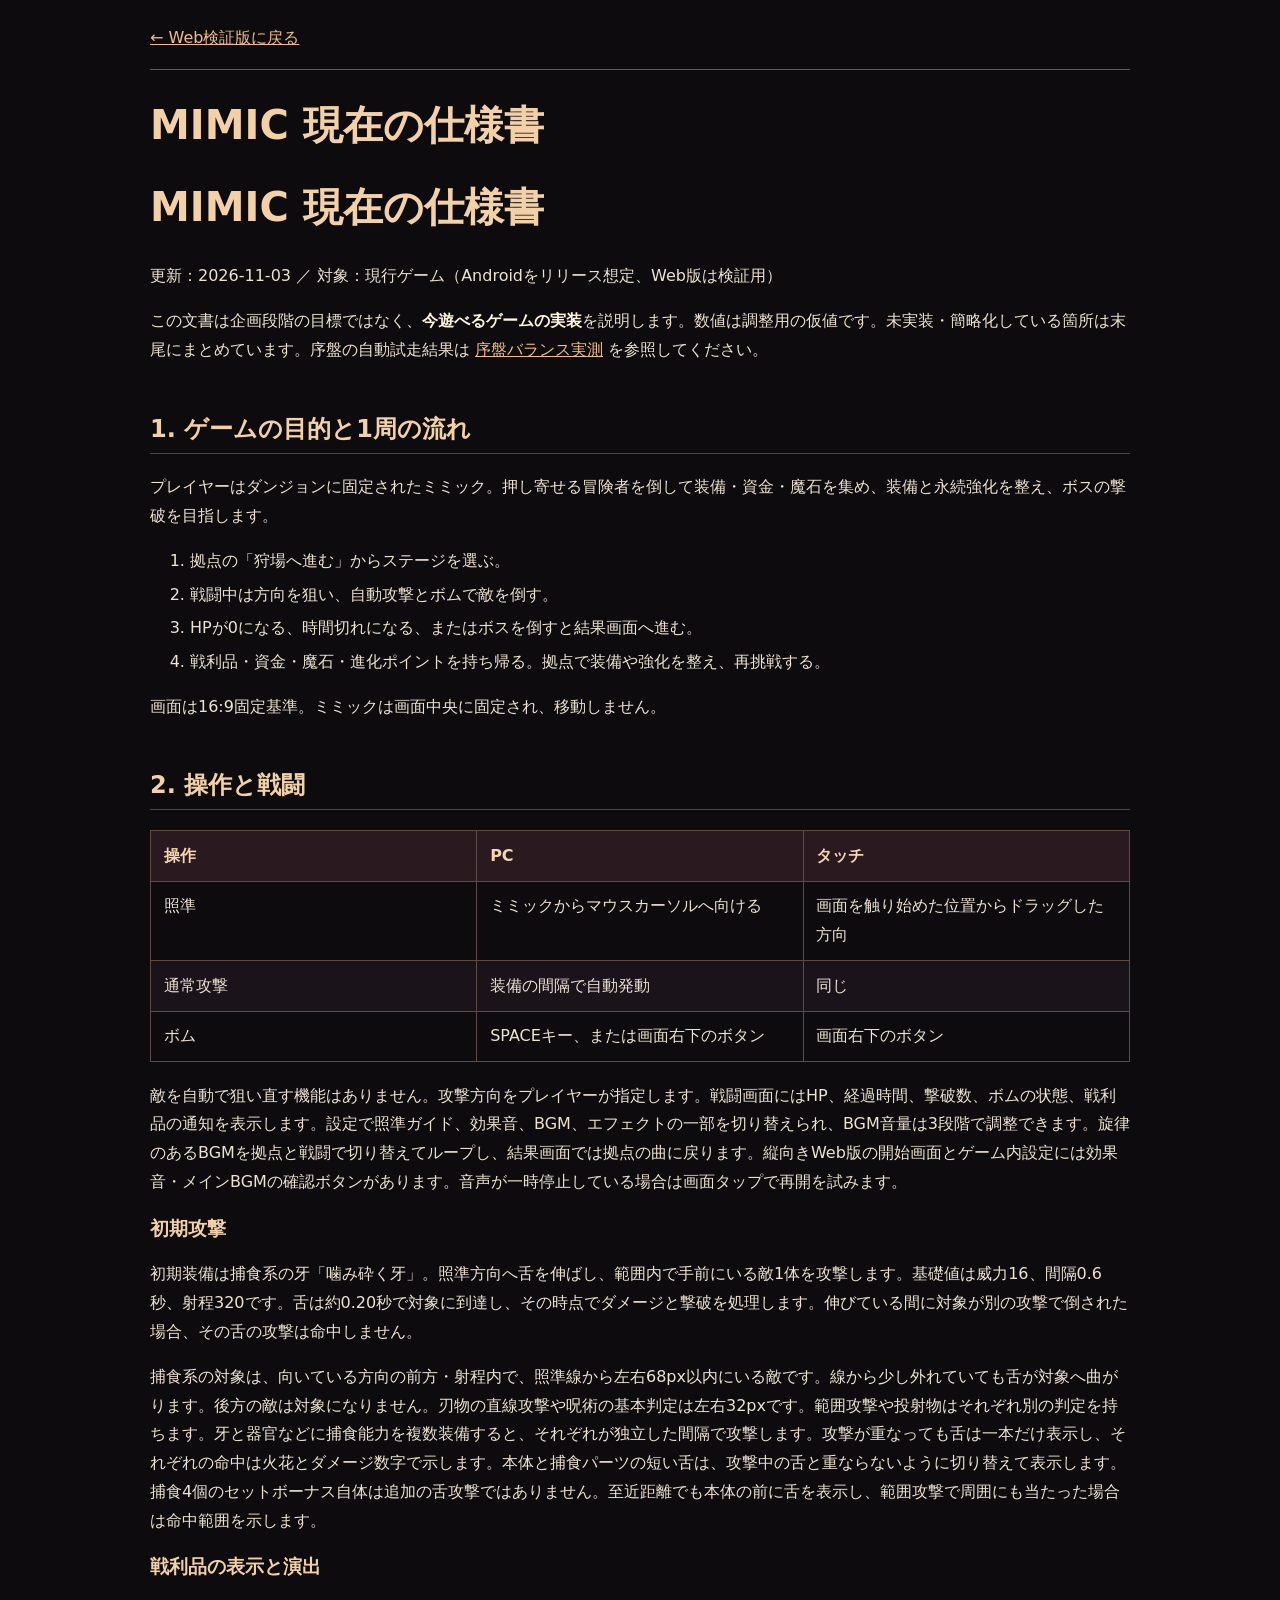
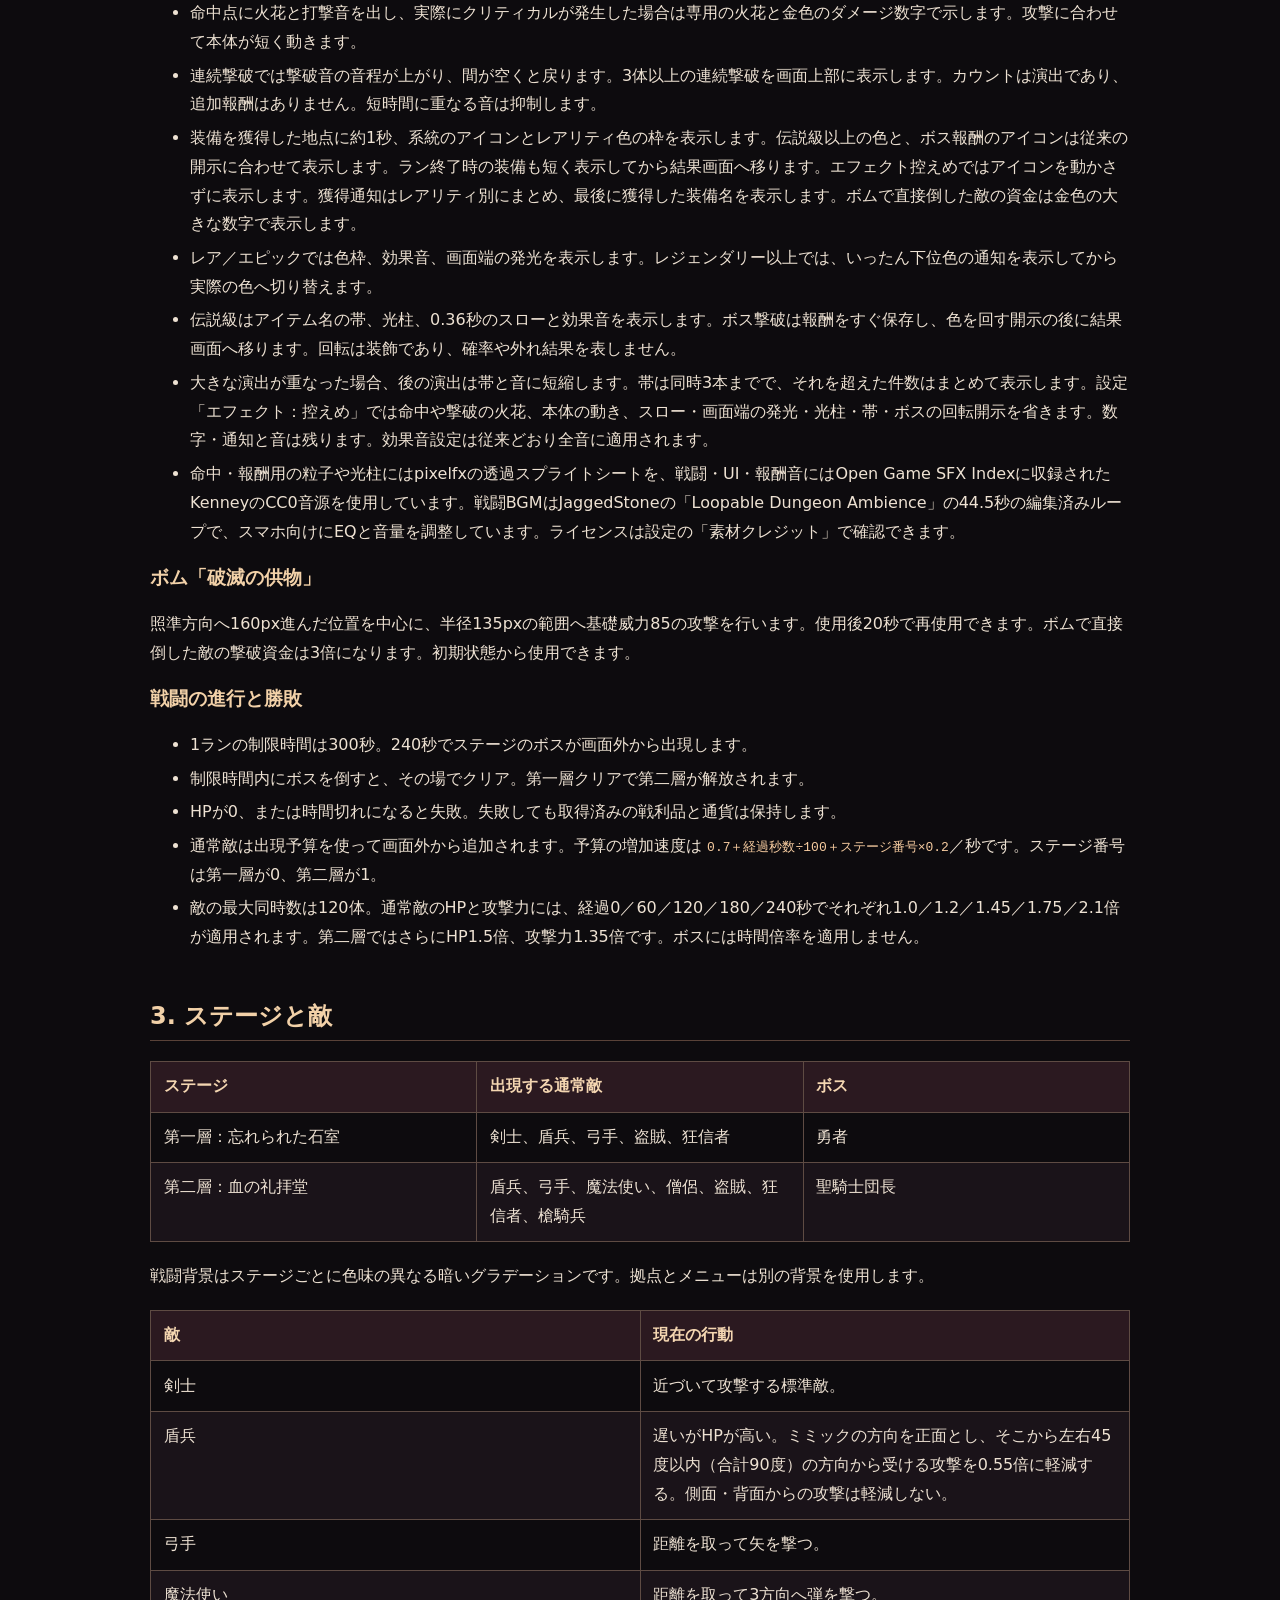
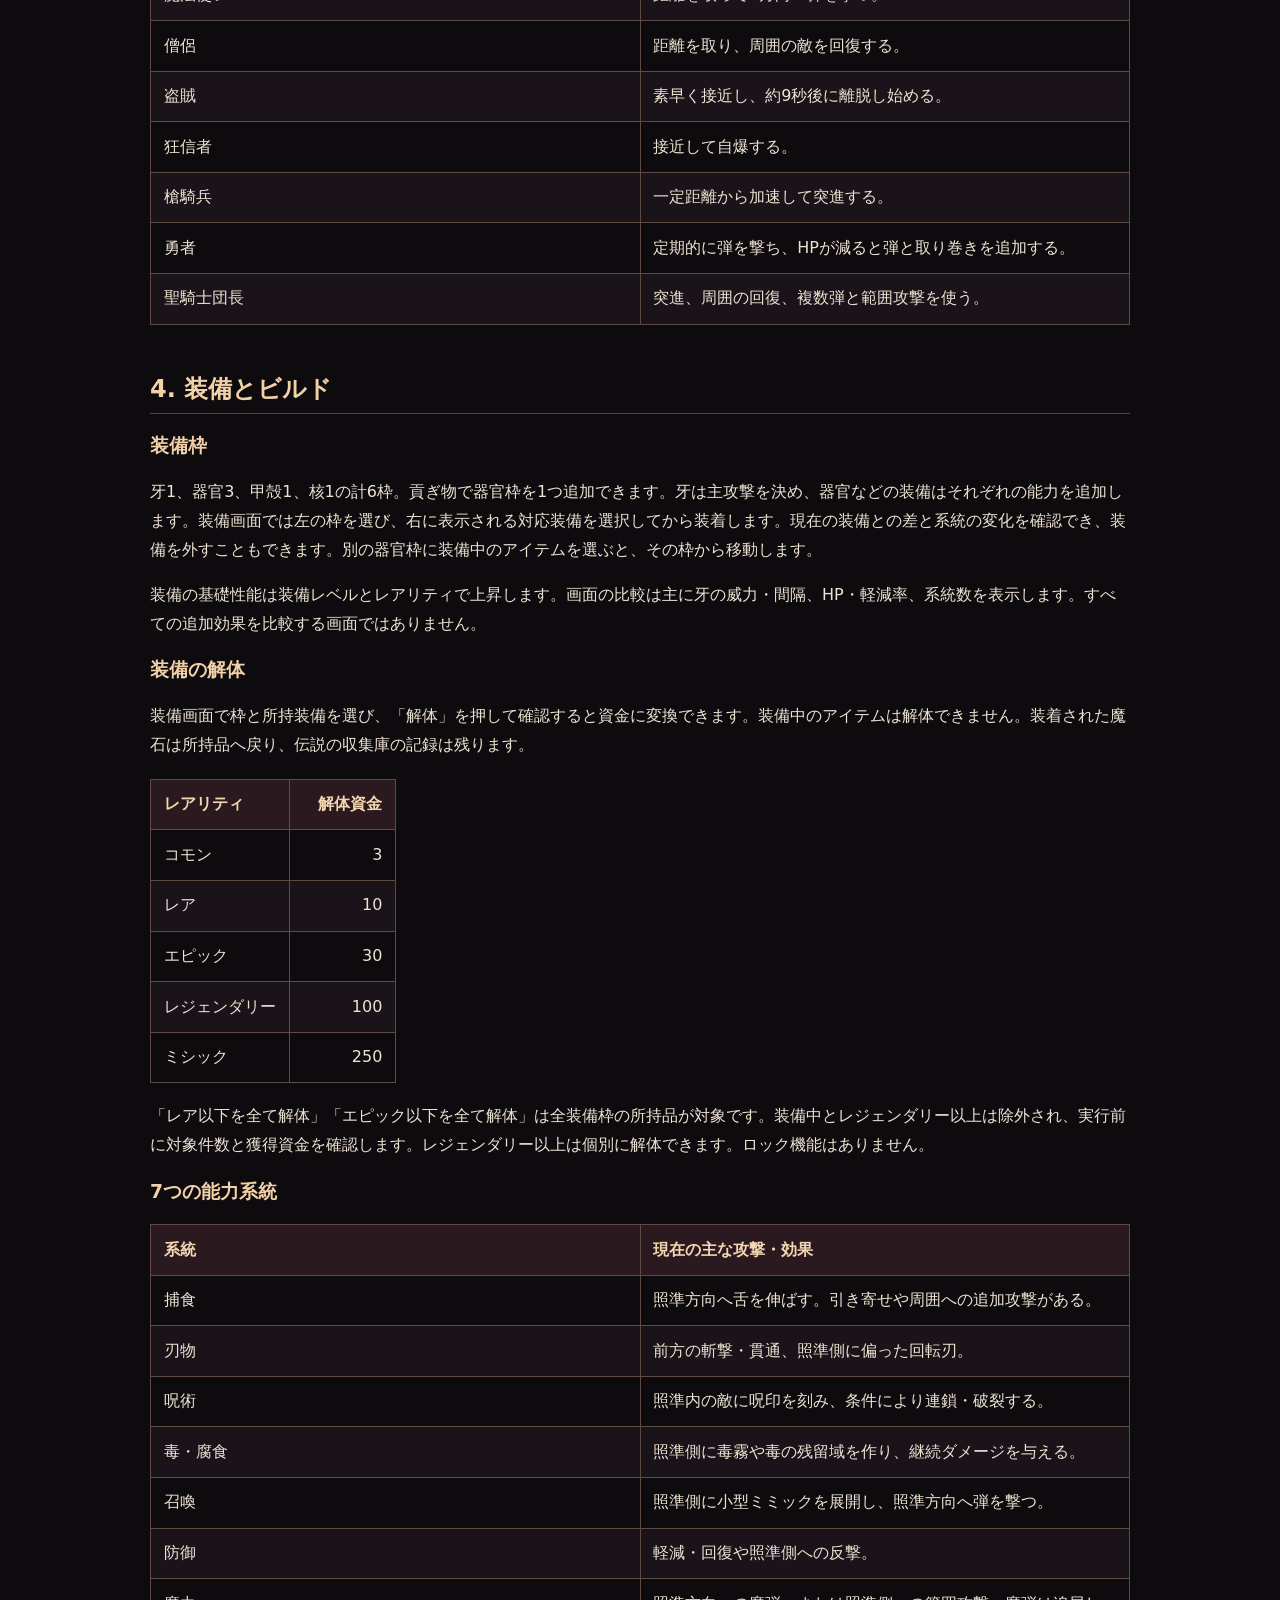
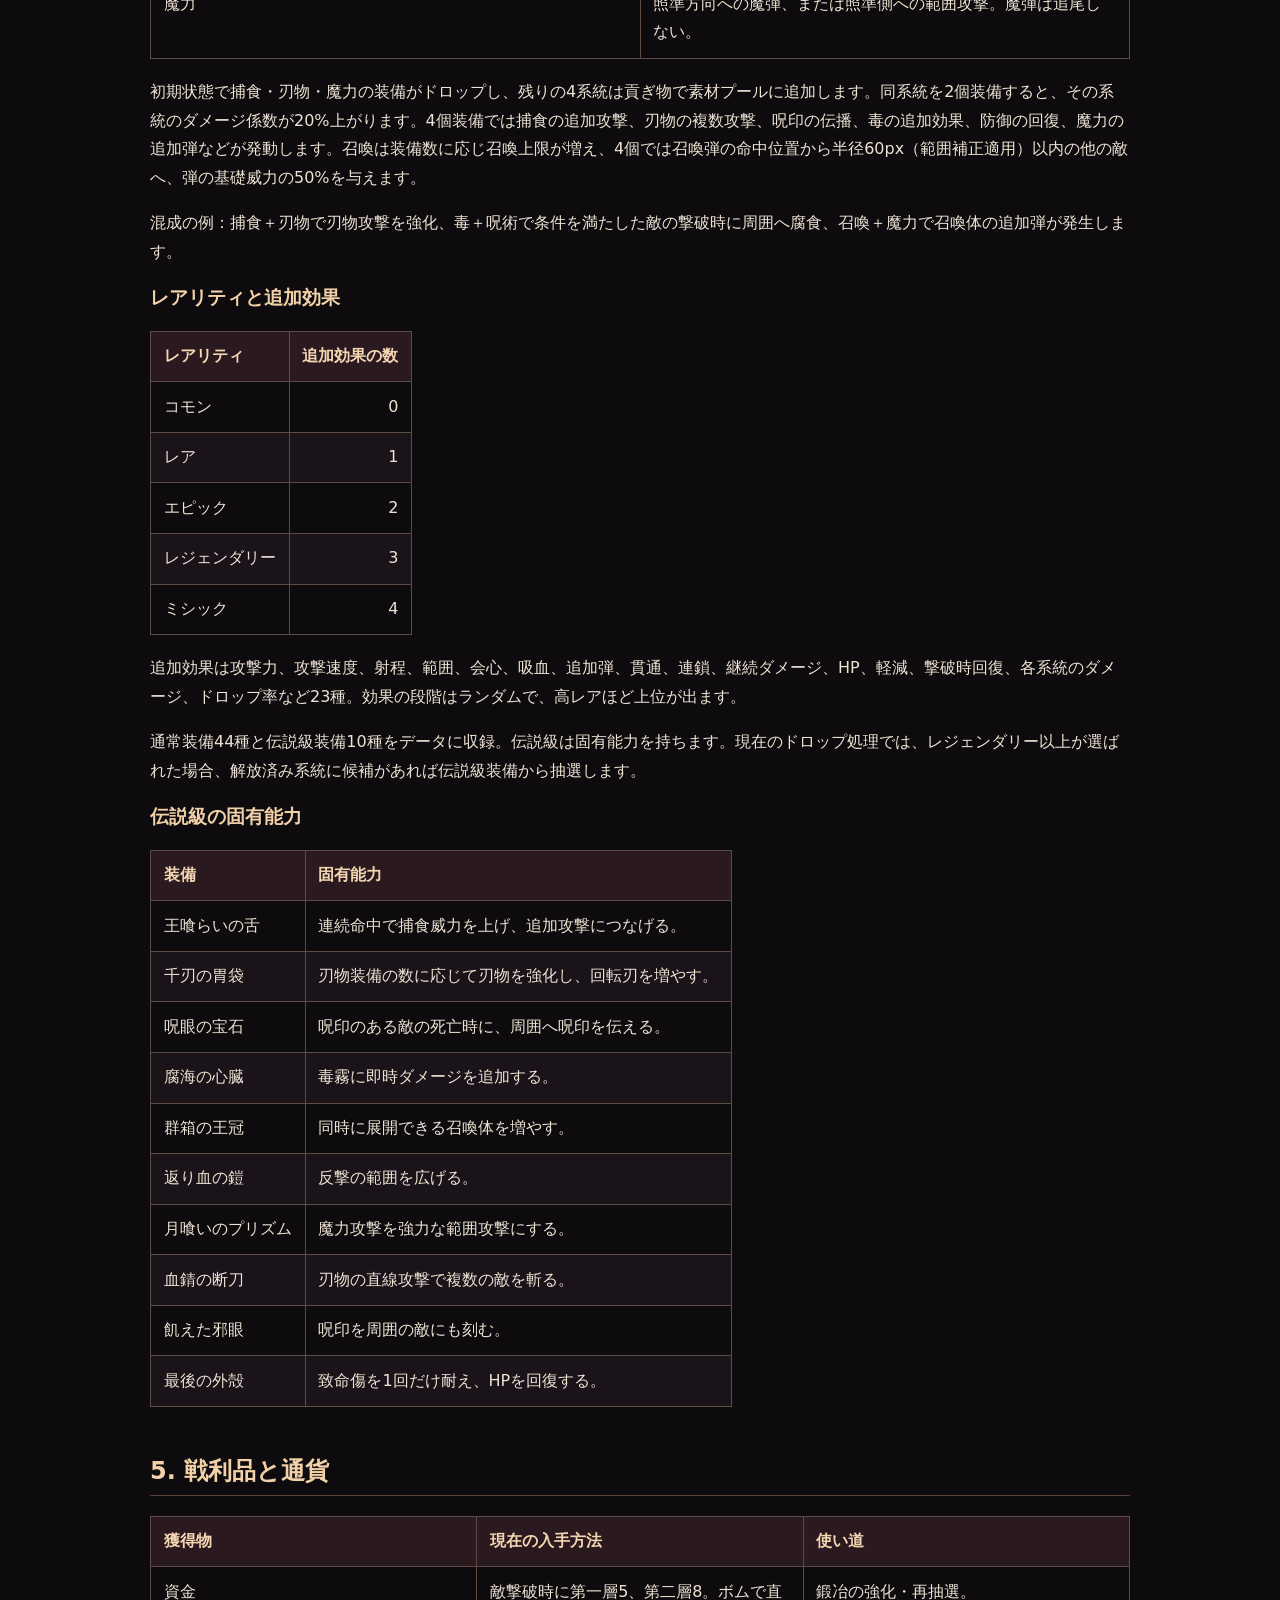
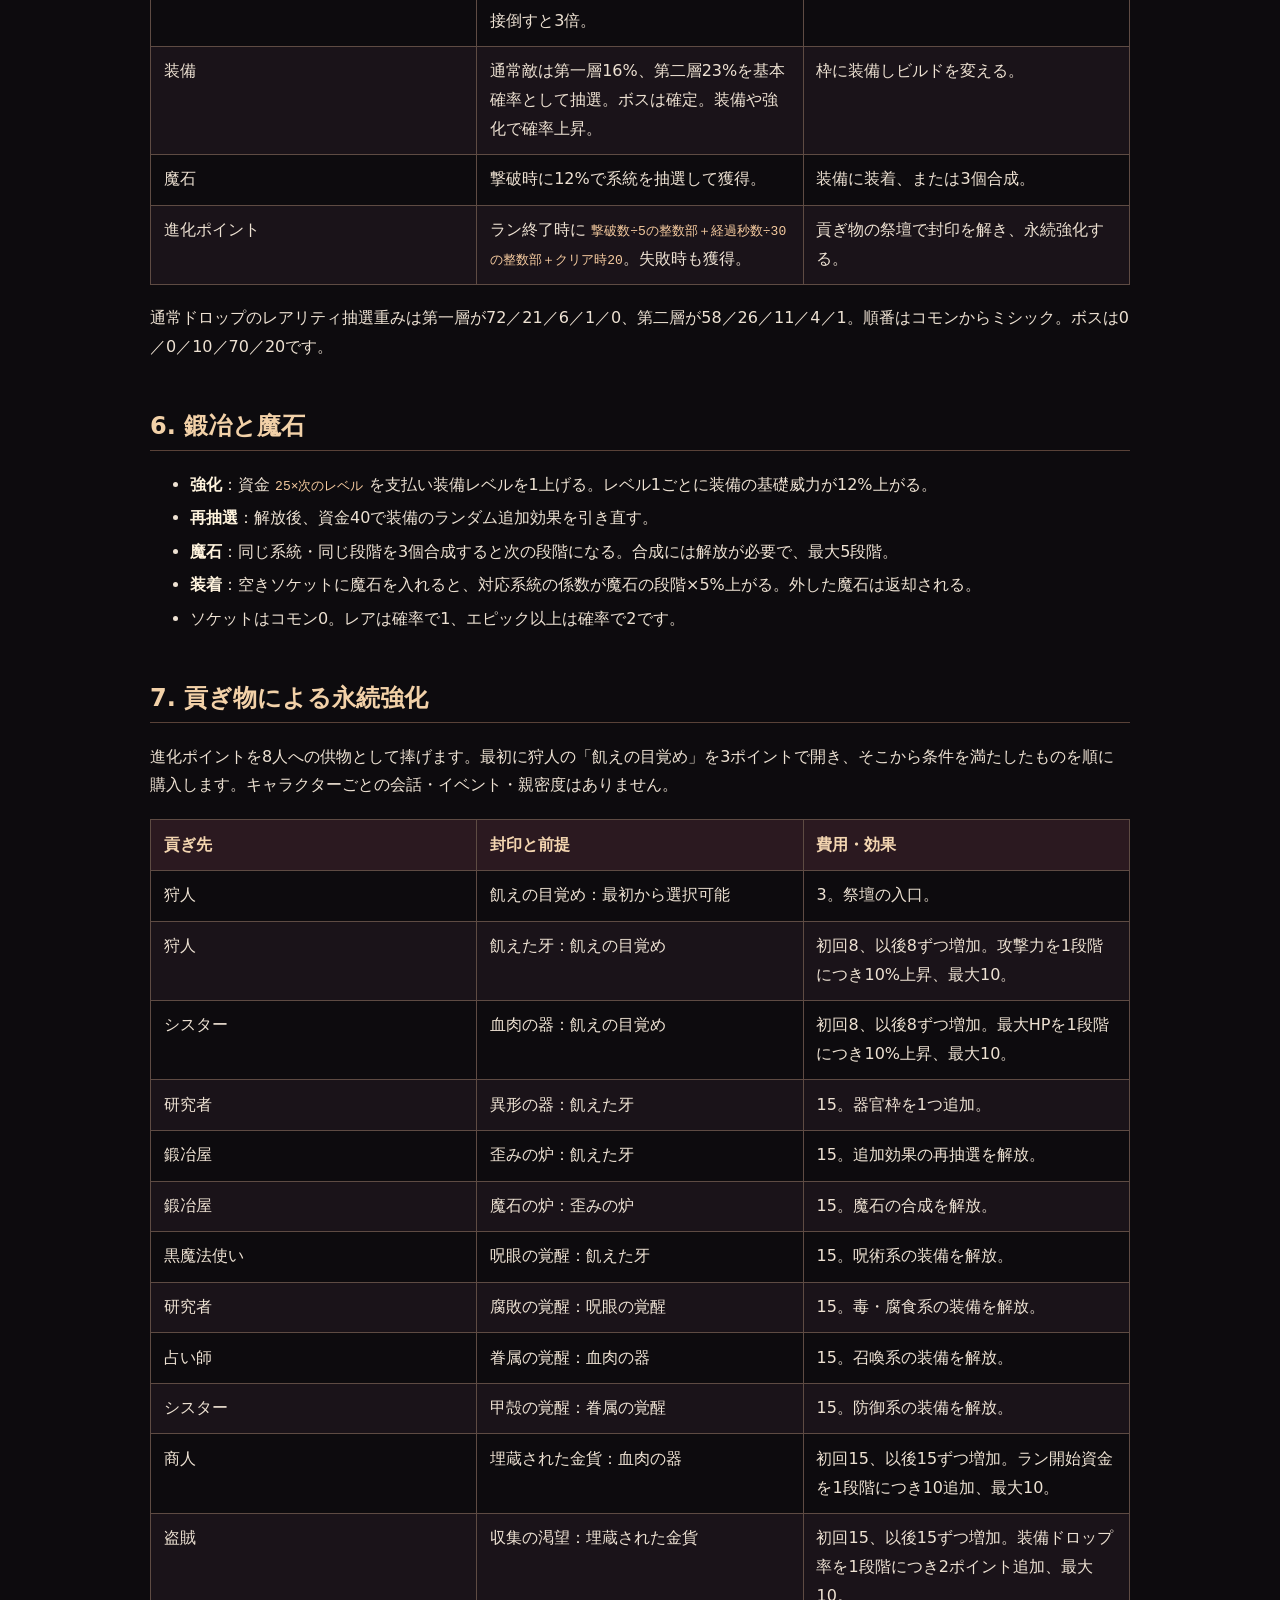
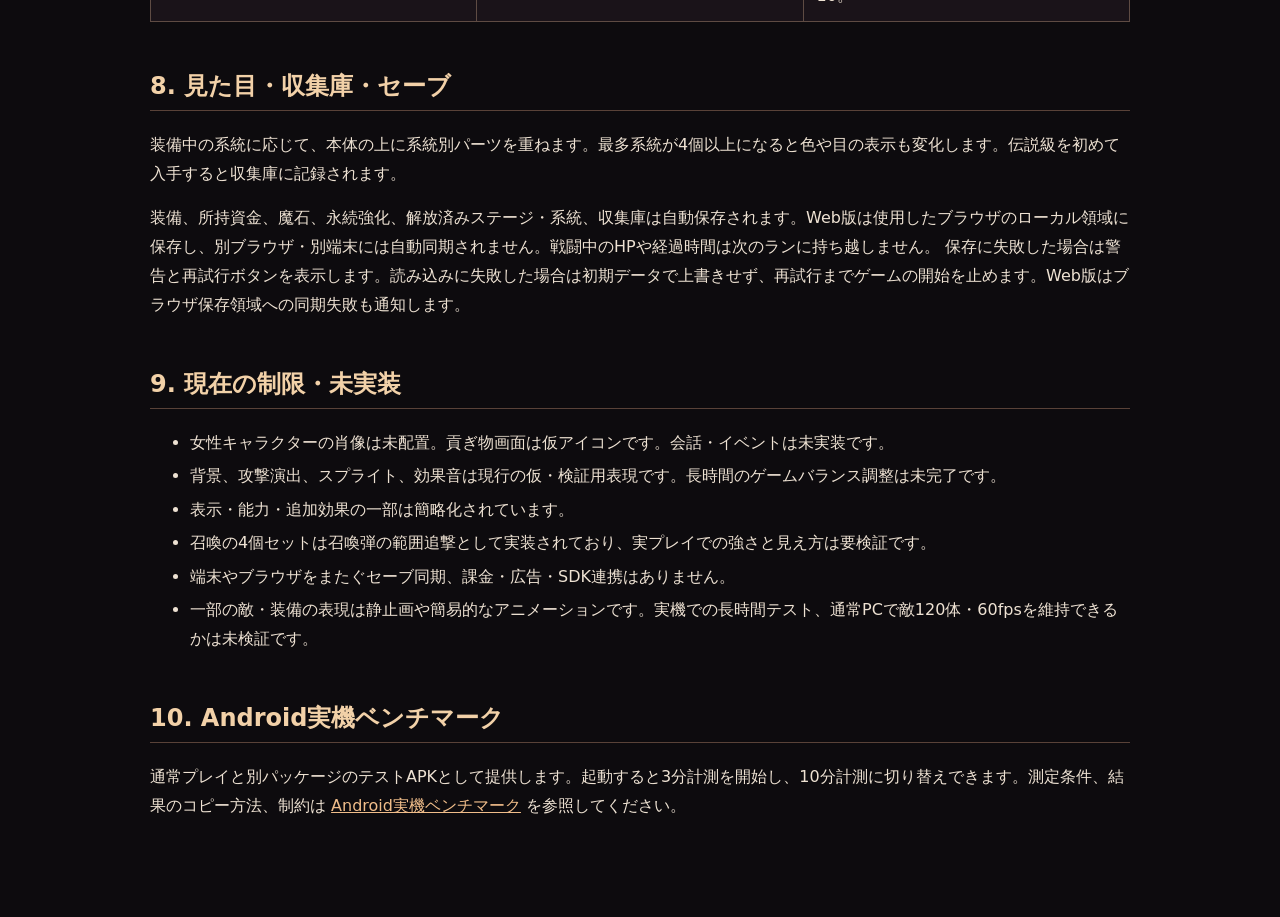
<file: mimic/web/spec.html>
<!DOCTYPE html>
<html xmlns="http://www.w3.org/1999/xhtml" lang="ja" xml:lang="ja">
<head>
  <meta charset="utf-8" />
  <meta name="generator" content="pandoc" />
  <meta name="viewport" content="width=device-width, initial-scale=1.0, user-scalable=yes" />
  <title>MIMIC 現在の仕様書</title>
  <style>
    code{white-space: pre-wrap;}
    span.smallcaps{font-variant: small-caps;}
    div.columns{display: flex; gap: min(4vw, 1.5em);}
    div.column{flex: auto; overflow-x: auto;}
    div.hanging-indent{margin-left: 1.5em; text-indent: -1.5em;}
    /* The extra [class] is a hack that increases specificity enough to
       override a similar rule in reveal.js */
    ul.task-list[class]{list-style: none;}
    ul.task-list li input[type="checkbox"] {
      font-size: inherit;
      width: 0.8em;
      margin: 0 0.8em 0.2em -1.6em;
      vertical-align: middle;
    }
    .display.math{display: block; text-align: center; margin: 0.5rem auto;}
  </style>
  <link rel="stylesheet" href="spec.css" />
</head>
<body>
<nav><a href="./?v=melody-loop-1">← Web検証版に戻る</a></nav>
<header id="title-block-header">
<h1 class="title">MIMIC 現在の仕様書</h1>
</header>
<h1 id="mimic-現在の仕様書">MIMIC 現在の仕様書</h1>
<p>更新：2026-11-03 ／
対象：現行ゲーム（Androidをリリース想定、Web版は検証用）</p>
<p>この文書は企画段階の目標ではなく、<strong>今遊べるゲームの実装</strong>を説明します。数値は調整用の仮値です。未実装・簡略化している箇所は末尾にまとめています。序盤の自動試走結果は
<a href="reports/early-progression.md">序盤バランス実測</a>
を参照してください。</p>
<h2 id="ゲームの目的と1周の流れ">1. ゲームの目的と1周の流れ</h2>
<p>プレイヤーはダンジョンに固定されたミミック。押し寄せる冒険者を倒して装備・資金・魔石を集め、装備と永続強化を整え、ボスの撃破を目指します。</p>
<ol type="1">
<li>拠点の「狩場へ進む」からステージを選ぶ。</li>
<li>戦闘中は方向を狙い、自動攻撃とボムで敵を倒す。</li>
<li>HPが0になる、時間切れになる、またはボスを倒すと結果画面へ進む。</li>
<li>戦利品・資金・魔石・進化ポイントを持ち帰る。拠点で装備や強化を整え、再挑戦する。</li>
</ol>
<p>画面は16:9固定基準。ミミックは画面中央に固定され、移動しません。</p>
<h2 id="操作と戦闘">2. 操作と戦闘</h2>
<table>
<colgroup>
<col style="width: 33%" />
<col style="width: 33%" />
<col style="width: 33%" />
</colgroup>
<thead>
<tr class="header">
<th>操作</th>
<th>PC</th>
<th>タッチ</th>
</tr>
</thead>
<tbody>
<tr class="odd">
<td>照準</td>
<td>ミミックからマウスカーソルへ向ける</td>
<td>画面を触り始めた位置からドラッグした方向</td>
</tr>
<tr class="even">
<td>通常攻撃</td>
<td>装備の間隔で自動発動</td>
<td>同じ</td>
</tr>
<tr class="odd">
<td>ボム</td>
<td>SPACEキー、または画面右下のボタン</td>
<td>画面右下のボタン</td>
</tr>
</tbody>
</table>
<p>敵を自動で狙い直す機能はありません。攻撃方向をプレイヤーが指定します。戦闘画面にはHP、経過時間、撃破数、ボムの状態、戦利品の通知を表示します。設定で照準ガイド、効果音、BGM、エフェクトの一部を切り替えられ、BGM音量は3段階で調整できます。旋律のあるBGMを拠点と戦闘で切り替えてループし、結果画面では拠点の曲に戻ります。縦向きWeb版の開始画面とゲーム内設定には効果音・メインBGMの確認ボタンがあります。音声が一時停止している場合は画面タップで再開を試みます。</p>
<h3 id="初期攻撃">初期攻撃</h3>
<p>初期装備は捕食系の牙「噛み砕く牙」。照準方向へ舌を伸ばし、範囲内で手前にいる敵1体を攻撃します。基礎値は威力16、間隔0.6秒、射程320です。舌は約0.20秒で対象に到達し、その時点でダメージと撃破を処理します。伸びている間に対象が別の攻撃で倒された場合、その舌の攻撃は命中しません。</p>
<p>捕食系の対象は、向いている方向の前方・射程内で、照準線から左右68px以内にいる敵です。線から少し外れていても舌が対象へ曲がります。後方の敵は対象になりません。刃物の直線攻撃や呪術の基本判定は左右32pxです。範囲攻撃や投射物はそれぞれ別の判定を持ちます。牙と器官などに捕食能力を複数装備すると、それぞれが独立した間隔で攻撃します。攻撃が重なっても舌は一本だけ表示し、それぞれの命中は火花とダメージ数字で示します。本体と捕食パーツの短い舌は、攻撃中の舌と重ならないように切り替えて表示します。捕食4個のセットボーナス自体は追加の舌攻撃ではありません。至近距離でも本体の前に舌を表示し、範囲攻撃で周囲にも当たった場合は命中範囲を示します。</p>
<h3 id="戦利品の表示と演出">戦利品の表示と演出</h3>
<ul>
<li>命中点に火花と打撃音を出し、実際にクリティカルが発生した場合は専用の火花と金色のダメージ数字で示します。攻撃に合わせて本体が短く動きます。</li>
<li>連続撃破では撃破音の音程が上がり、間が空くと戻ります。3体以上の連続撃破を画面上部に表示します。カウントは演出であり、追加報酬はありません。短時間に重なる音は抑制します。</li>
<li>装備を獲得した地点に約1秒、系統のアイコンとレアリティ色の枠を表示します。伝説級以上の色と、ボス報酬のアイコンは従来の開示に合わせて表示します。ラン終了時の装備も短く表示してから結果画面へ移ります。エフェクト控えめではアイコンを動かさずに表示します。獲得通知はレアリティ別にまとめ、最後に獲得した装備名を表示します。ボムで直接倒した敵の資金は金色の大きな数字で表示します。</li>
<li>レア／エピックでは色枠、効果音、画面端の発光を表示します。レジェンダリー以上では、いったん下位色の通知を表示してから実際の色へ切り替えます。</li>
<li>伝説級はアイテム名の帯、光柱、0.36秒のスローと効果音を表示します。ボス撃破は報酬をすぐ保存し、色を回す開示の後に結果画面へ移ります。回転は装飾であり、確率や外れ結果を表しません。</li>
<li>大きな演出が重なった場合、後の演出は帯と音に短縮します。帯は同時3本までで、それを超えた件数はまとめて表示します。設定「エフェクト：控えめ」では命中や撃破の火花、本体の動き、スロー・画面端の発光・光柱・帯・ボスの回転開示を省きます。数字・通知と音は残ります。効果音設定は従来どおり全音に適用されます。</li>
<li>命中・報酬用の粒子や光柱にはpixelfxの透過スプライトシートを、戦闘・UI・報酬音にはOpen
Game SFX
Indexに収録されたKenneyのCC0音源を使用しています。戦闘BGMはJaggedStoneの「Loopable
Dungeon
Ambience」の44.5秒の編集済みループで、スマホ向けにEQと音量を調整しています。ライセンスは設定の「素材クレジット」で確認できます。</li>
</ul>
<h3 id="ボム破滅の供物">ボム「破滅の供物」</h3>
<p>照準方向へ160px進んだ位置を中心に、半径135pxの範囲へ基礎威力85の攻撃を行います。使用後20秒で再使用できます。ボムで直接倒した敵の撃破資金は3倍になります。初期状態から使用できます。</p>
<h3 id="戦闘の進行と勝敗">戦闘の進行と勝敗</h3>
<ul>
<li>1ランの制限時間は300秒。240秒でステージのボスが画面外から出現します。</li>
<li>制限時間内にボスを倒すと、その場でクリア。第一層クリアで第二層が解放されます。</li>
<li>HPが0、または時間切れになると失敗。失敗しても取得済みの戦利品と通貨は保持します。</li>
<li>通常敵は出現予算を使って画面外から追加されます。予算の増加速度は
<code>0.7＋経過秒数÷100＋ステージ番号×0.2</code>／秒です。ステージ番号は第一層が0、第二層が1。</li>
<li>敵の最大同時数は120体。通常敵のHPと攻撃力には、経過0／60／120／180／240秒でそれぞれ1.0／1.2／1.45／1.75／2.1倍が適用されます。第二層ではさらにHP1.5倍、攻撃力1.35倍です。ボスには時間倍率を適用しません。</li>
</ul>
<h2 id="ステージと敵">3. ステージと敵</h2>
<table>
<colgroup>
<col style="width: 33%" />
<col style="width: 33%" />
<col style="width: 33%" />
</colgroup>
<thead>
<tr class="header">
<th>ステージ</th>
<th>出現する通常敵</th>
<th>ボス</th>
</tr>
</thead>
<tbody>
<tr class="odd">
<td>第一層：忘れられた石室</td>
<td>剣士、盾兵、弓手、盗賊、狂信者</td>
<td>勇者</td>
</tr>
<tr class="even">
<td>第二層：血の礼拝堂</td>
<td>盾兵、弓手、魔法使い、僧侶、盗賊、狂信者、槍騎兵</td>
<td>聖騎士団長</td>
</tr>
</tbody>
</table>
<p>戦闘背景はステージごとに色味の異なる暗いグラデーションです。拠点とメニューは別の背景を使用します。</p>
<table>
<colgroup>
<col style="width: 50%" />
<col style="width: 50%" />
</colgroup>
<thead>
<tr class="header">
<th>敵</th>
<th>現在の行動</th>
</tr>
</thead>
<tbody>
<tr class="odd">
<td>剣士</td>
<td>近づいて攻撃する標準敵。</td>
</tr>
<tr class="even">
<td>盾兵</td>
<td>遅いがHPが高い。ミミックの方向を正面とし、そこから左右45度以内（合計90度）の方向から受ける攻撃を0.55倍に軽減する。側面・背面からの攻撃は軽減しない。</td>
</tr>
<tr class="odd">
<td>弓手</td>
<td>距離を取って矢を撃つ。</td>
</tr>
<tr class="even">
<td>魔法使い</td>
<td>距離を取って3方向へ弾を撃つ。</td>
</tr>
<tr class="odd">
<td>僧侶</td>
<td>距離を取り、周囲の敵を回復する。</td>
</tr>
<tr class="even">
<td>盗賊</td>
<td>素早く接近し、約9秒後に離脱し始める。</td>
</tr>
<tr class="odd">
<td>狂信者</td>
<td>接近して自爆する。</td>
</tr>
<tr class="even">
<td>槍騎兵</td>
<td>一定距離から加速して突進する。</td>
</tr>
<tr class="odd">
<td>勇者</td>
<td>定期的に弾を撃ち、HPが減ると弾と取り巻きを追加する。</td>
</tr>
<tr class="even">
<td>聖騎士団長</td>
<td>突進、周囲の回復、複数弾と範囲攻撃を使う。</td>
</tr>
</tbody>
</table>
<h2 id="装備とビルド">4. 装備とビルド</h2>
<h3 id="装備枠">装備枠</h3>
<p>牙1、器官3、甲殻1、核1の計6枠。貢ぎ物で器官枠を1つ追加できます。牙は主攻撃を決め、器官などの装備はそれぞれの能力を追加します。装備画面では左の枠を選び、右に表示される対応装備を選択してから装着します。現在の装備との差と系統の変化を確認でき、装備を外すこともできます。別の器官枠に装備中のアイテムを選ぶと、その枠から移動します。</p>
<p>装備の基礎性能は装備レベルとレアリティで上昇します。画面の比較は主に牙の威力・間隔、HP・軽減率、系統数を表示します。すべての追加効果を比較する画面ではありません。</p>
<h3 id="装備の解体">装備の解体</h3>
<p>装備画面で枠と所持装備を選び、「解体」を押して確認すると資金に変換できます。装備中のアイテムは解体できません。装着された魔石は所持品へ戻り、伝説の収集庫の記録は残ります。</p>
<table>
<thead>
<tr class="header">
<th>レアリティ</th>
<th style="text-align: right;">解体資金</th>
</tr>
</thead>
<tbody>
<tr class="odd">
<td>コモン</td>
<td style="text-align: right;">3</td>
</tr>
<tr class="even">
<td>レア</td>
<td style="text-align: right;">10</td>
</tr>
<tr class="odd">
<td>エピック</td>
<td style="text-align: right;">30</td>
</tr>
<tr class="even">
<td>レジェンダリー</td>
<td style="text-align: right;">100</td>
</tr>
<tr class="odd">
<td>ミシック</td>
<td style="text-align: right;">250</td>
</tr>
</tbody>
</table>
<p>「レア以下を全て解体」「エピック以下を全て解体」は全装備枠の所持品が対象です。装備中とレジェンダリー以上は除外され、実行前に対象件数と獲得資金を確認します。レジェンダリー以上は個別に解体できます。ロック機能はありません。</p>
<h3 id="つの能力系統">7つの能力系統</h3>
<table>
<colgroup>
<col style="width: 50%" />
<col style="width: 50%" />
</colgroup>
<thead>
<tr class="header">
<th>系統</th>
<th>現在の主な攻撃・効果</th>
</tr>
</thead>
<tbody>
<tr class="odd">
<td>捕食</td>
<td>照準方向へ舌を伸ばす。引き寄せや周囲への追加攻撃がある。</td>
</tr>
<tr class="even">
<td>刃物</td>
<td>前方の斬撃・貫通、照準側に偏った回転刃。</td>
</tr>
<tr class="odd">
<td>呪術</td>
<td>照準内の敵に呪印を刻み、条件により連鎖・破裂する。</td>
</tr>
<tr class="even">
<td>毒・腐食</td>
<td>照準側に毒霧や毒の残留域を作り、継続ダメージを与える。</td>
</tr>
<tr class="odd">
<td>召喚</td>
<td>照準側に小型ミミックを展開し、照準方向へ弾を撃つ。</td>
</tr>
<tr class="even">
<td>防御</td>
<td>軽減・回復や照準側への反撃。</td>
</tr>
<tr class="odd">
<td>魔力</td>
<td>照準方向への魔弾、または照準側への範囲攻撃。魔弾は追尾しない。</td>
</tr>
</tbody>
</table>
<p>初期状態で捕食・刃物・魔力の装備がドロップし、残りの4系統は貢ぎ物で素材プールに追加します。同系統を2個装備すると、その系統のダメージ係数が20%上がります。4個装備では捕食の追加攻撃、刃物の複数攻撃、呪印の伝播、毒の追加効果、防御の回復、魔力の追加弾などが発動します。召喚は装備数に応じ召喚上限が増え、4個では召喚弾の命中位置から半径60px（範囲補正適用）以内の他の敵へ、弾の基礎威力の50%を与えます。</p>
<p>混成の例：捕食＋刃物で刃物攻撃を強化、毒＋呪術で条件を満たした敵の撃破時に周囲へ腐食、召喚＋魔力で召喚体の追加弾が発生します。</p>
<h3 id="レアリティと追加効果">レアリティと追加効果</h3>
<table>
<thead>
<tr class="header">
<th>レアリティ</th>
<th style="text-align: right;">追加効果の数</th>
</tr>
</thead>
<tbody>
<tr class="odd">
<td>コモン</td>
<td style="text-align: right;">0</td>
</tr>
<tr class="even">
<td>レア</td>
<td style="text-align: right;">1</td>
</tr>
<tr class="odd">
<td>エピック</td>
<td style="text-align: right;">2</td>
</tr>
<tr class="even">
<td>レジェンダリー</td>
<td style="text-align: right;">3</td>
</tr>
<tr class="odd">
<td>ミシック</td>
<td style="text-align: right;">4</td>
</tr>
</tbody>
</table>
<p>追加効果は攻撃力、攻撃速度、射程、範囲、会心、吸血、追加弾、貫通、連鎖、継続ダメージ、HP、軽減、撃破時回復、各系統のダメージ、ドロップ率など23種。効果の段階はランダムで、高レアほど上位が出ます。</p>
<p>通常装備44種と伝説級装備10種をデータに収録。伝説級は固有能力を持ちます。現在のドロップ処理では、レジェンダリー以上が選ばれた場合、解放済み系統に候補があれば伝説級装備から抽選します。</p>
<h3 id="伝説級の固有能力">伝説級の固有能力</h3>
<table>
<thead>
<tr class="header">
<th>装備</th>
<th>固有能力</th>
</tr>
</thead>
<tbody>
<tr class="odd">
<td>王喰らいの舌</td>
<td>連続命中で捕食威力を上げ、追加攻撃につなげる。</td>
</tr>
<tr class="even">
<td>千刃の胃袋</td>
<td>刃物装備の数に応じて刃物を強化し、回転刃を増やす。</td>
</tr>
<tr class="odd">
<td>呪眼の宝石</td>
<td>呪印のある敵の死亡時に、周囲へ呪印を伝える。</td>
</tr>
<tr class="even">
<td>腐海の心臓</td>
<td>毒霧に即時ダメージを追加する。</td>
</tr>
<tr class="odd">
<td>群箱の王冠</td>
<td>同時に展開できる召喚体を増やす。</td>
</tr>
<tr class="even">
<td>返り血の鎧</td>
<td>反撃の範囲を広げる。</td>
</tr>
<tr class="odd">
<td>月喰いのプリズム</td>
<td>魔力攻撃を強力な範囲攻撃にする。</td>
</tr>
<tr class="even">
<td>血錆の断刀</td>
<td>刃物の直線攻撃で複数の敵を斬る。</td>
</tr>
<tr class="odd">
<td>飢えた邪眼</td>
<td>呪印を周囲の敵にも刻む。</td>
</tr>
<tr class="even">
<td>最後の外殻</td>
<td>致命傷を1回だけ耐え、HPを回復する。</td>
</tr>
</tbody>
</table>
<h2 id="戦利品と通貨">5. 戦利品と通貨</h2>
<table>
<colgroup>
<col style="width: 33%" />
<col style="width: 33%" />
<col style="width: 33%" />
</colgroup>
<thead>
<tr class="header">
<th>獲得物</th>
<th>現在の入手方法</th>
<th>使い道</th>
</tr>
</thead>
<tbody>
<tr class="odd">
<td>資金</td>
<td>敵撃破時に第一層5、第二層8。ボムで直接倒すと3倍。</td>
<td>鍛冶の強化・再抽選。</td>
</tr>
<tr class="even">
<td>装備</td>
<td>通常敵は第一層16%、第二層23%を基本確率として抽選。ボスは確定。装備や強化で確率上昇。</td>
<td>枠に装備しビルドを変える。</td>
</tr>
<tr class="odd">
<td>魔石</td>
<td>撃破時に12%で系統を抽選して獲得。</td>
<td>装備に装着、または3個合成。</td>
</tr>
<tr class="even">
<td>進化ポイント</td>
<td>ラン終了時に
<code>撃破数÷5の整数部＋経過秒数÷30の整数部＋クリア時20</code>。失敗時も獲得。</td>
<td>貢ぎ物の祭壇で封印を解き、永続強化する。</td>
</tr>
</tbody>
</table>
<p>通常ドロップのレアリティ抽選重みは第一層が72／21／6／1／0、第二層が58／26／11／4／1。順番はコモンからミシック。ボスは0／0／10／70／20です。</p>
<h2 id="鍛冶と魔石">6. 鍛冶と魔石</h2>
<ul>
<li><strong>強化</strong>：資金 <code>25×次のレベル</code>
を支払い装備レベルを1上げる。レベル1ごとに装備の基礎威力が12%上がる。</li>
<li><strong>再抽選</strong>：解放後、資金40で装備のランダム追加効果を引き直す。</li>
<li><strong>魔石</strong>：同じ系統・同じ段階を3個合成すると次の段階になる。合成には解放が必要で、最大5段階。</li>
<li><strong>装着</strong>：空きソケットに魔石を入れると、対応系統の係数が魔石の段階×5%上がる。外した魔石は返却される。</li>
<li>ソケットはコモン0。レアは確率で1、エピック以上は確率で2です。</li>
</ul>
<h2 id="貢ぎ物による永続強化">7. 貢ぎ物による永続強化</h2>
<p>進化ポイントを8人への供物として捧げます。最初に狩人の「飢えの目覚め」を3ポイントで開き、そこから条件を満たしたものを順に購入します。キャラクターごとの会話・イベント・親密度はありません。</p>
<table>
<colgroup>
<col style="width: 33%" />
<col style="width: 33%" />
<col style="width: 33%" />
</colgroup>
<thead>
<tr class="header">
<th>貢ぎ先</th>
<th>封印と前提</th>
<th>費用・効果</th>
</tr>
</thead>
<tbody>
<tr class="odd">
<td>狩人</td>
<td>飢えの目覚め：最初から選択可能</td>
<td>3。祭壇の入口。</td>
</tr>
<tr class="even">
<td>狩人</td>
<td>飢えた牙：飢えの目覚め</td>
<td>初回8、以後8ずつ増加。攻撃力を1段階につき10%上昇、最大10。</td>
</tr>
<tr class="odd">
<td>シスター</td>
<td>血肉の器：飢えの目覚め</td>
<td>初回8、以後8ずつ増加。最大HPを1段階につき10%上昇、最大10。</td>
</tr>
<tr class="even">
<td>研究者</td>
<td>異形の器：飢えた牙</td>
<td>15。器官枠を1つ追加。</td>
</tr>
<tr class="odd">
<td>鍛冶屋</td>
<td>歪みの炉：飢えた牙</td>
<td>15。追加効果の再抽選を解放。</td>
</tr>
<tr class="even">
<td>鍛冶屋</td>
<td>魔石の炉：歪みの炉</td>
<td>15。魔石の合成を解放。</td>
</tr>
<tr class="odd">
<td>黒魔法使い</td>
<td>呪眼の覚醒：飢えた牙</td>
<td>15。呪術系の装備を解放。</td>
</tr>
<tr class="even">
<td>研究者</td>
<td>腐敗の覚醒：呪眼の覚醒</td>
<td>15。毒・腐食系の装備を解放。</td>
</tr>
<tr class="odd">
<td>占い師</td>
<td>眷属の覚醒：血肉の器</td>
<td>15。召喚系の装備を解放。</td>
</tr>
<tr class="even">
<td>シスター</td>
<td>甲殻の覚醒：眷属の覚醒</td>
<td>15。防御系の装備を解放。</td>
</tr>
<tr class="odd">
<td>商人</td>
<td>埋蔵された金貨：血肉の器</td>
<td>初回15、以後15ずつ増加。ラン開始資金を1段階につき10追加、最大10。</td>
</tr>
<tr class="even">
<td>盗賊</td>
<td>収集の渇望：埋蔵された金貨</td>
<td>初回15、以後15ずつ増加。装備ドロップ率を1段階につき2ポイント追加、最大10。</td>
</tr>
</tbody>
</table>
<h2 id="見た目収集庫セーブ">8. 見た目・収集庫・セーブ</h2>
<p>装備中の系統に応じて、本体の上に系統別パーツを重ねます。最多系統が4個以上になると色や目の表示も変化します。伝説級を初めて入手すると収集庫に記録されます。</p>
<p>装備、所持資金、魔石、永続強化、解放済みステージ・系統、収集庫は自動保存されます。Web版は使用したブラウザのローカル領域に保存し、別ブラウザ・別端末には自動同期されません。戦闘中のHPや経過時間は次のランに持ち越しません。
保存に失敗した場合は警告と再試行ボタンを表示します。読み込みに失敗した場合は初期データで上書きせず、再試行までゲームの開始を止めます。Web版はブラウザ保存領域への同期失敗も通知します。</p>
<h2 id="現在の制限未実装">9. 現在の制限・未実装</h2>
<ul>
<li>女性キャラクターの肖像は未配置。貢ぎ物画面は仮アイコンです。会話・イベントは未実装です。</li>
<li>背景、攻撃演出、スプライト、効果音は現行の仮・検証用表現です。長時間のゲームバランス調整は未完了です。</li>
<li>表示・能力・追加効果の一部は簡略化されています。</li>
<li>召喚の4個セットは召喚弾の範囲追撃として実装されており、実プレイでの強さと見え方は要検証です。</li>
<li>端末やブラウザをまたぐセーブ同期、課金・広告・SDK連携はありません。</li>
<li>一部の敵・装備の表現は静止画や簡易的なアニメーションです。実機での長時間テスト、通常PCで敵120体・60fpsを維持できるかは未検証です。</li>
</ul>
<h2 id="android実機ベンチマーク">10. Android実機ベンチマーク</h2>
<p>通常プレイと別パッケージのテストAPKとして提供します。起動すると3分計測を開始し、10分計測に切り替えできます。測定条件、結果のコピー方法、制約は
<a href="BENCHMARK_ANDROID.md">Android実機ベンチマーク</a>
を参照してください。</p>
</body>
</html>
</file>
<file: assets/index-YhN4aPXX.css>
:root{--lightningcss-light: ;--lightningcss-dark:initial;color-scheme:dark;background:#080d17}*{box-sizing:border-box}html,body,#game{width:100%;height:100%;margin:0;overflow:hidden}#game{touch-action:none}canvas{touch-action:none;display:block}
</file>
<file: chikage-setsuka/style.css>
:root {
  color-scheme:light;
  --paper:#f2eee4;
  --ink:#19191d;
  --muted:#77736e;
  --line:#d4d0c8;
  --pink:#ed1454;
  --blue:#2165e8;
  --gold:#b08237;
  --mono:"SFMono-Regular",Consolas,"Liberation Mono",monospace;
  --sans:-apple-system,BlinkMacSystemFont,"Segoe UI","Noto Sans JP","Hiragino Kaku Gothic ProN",Meiryo,sans-serif;
}
* {
  box-sizing:border-box;
}
body {
  margin:0;
  background:#dedbd3;
  color:var(--ink);
  font-family:var(--sans);
  font-size:13px;
  line-height:1.5;
  min-height:100vh;
  background-image:linear-gradient(90deg,rgba(0,0,0,.018) 1px,transparent 1px);
  background-size:48px 48px;
}
button {
  font:inherit;
  cursor:pointer;
  color:inherit;
  touch-action:manipulation;
}
button:disabled {
  cursor:default;
  opacity:.5;
}
button:focus-visible {
  outline:3px solid var(--blue);
  outline-offset:3px;
}
button {
  transition:background .16s,transform .16s,border-color .16s;
}
button:active {
  transform:translateY(1px);
}
a {
  color:var(--blue);
}
.mono {
  font-family:var(--mono);
  letter-spacing:.06em;
}
.micro {
  font-size:9px;
  color:#afada6;
  letter-spacing:.12em;
}
.game-shell {
  width:min(100%,500px);
  min-height:100svh;
  margin:0 auto;
  background:var(--paper);
  box-shadow:0 0 70px #19191d15;
  position:relative;
  display:flex;
  flex-direction:column;
  isolation:isolate;
}
.topbar {
  height:65px;
  padding:0 20px;
  display:flex;
  justify-content:space-between;
  align-items:center;
  border-bottom:1px solid var(--ink);
}
.wordmark {
  display:flex;
  align-items:center;
  gap:9px;
}
.brand-cross {
  font-size:30px;
  line-height:1;
}
.wordmark h1 {
  font-size:18px;
  letter-spacing:.12em;
  margin:0;
  line-height:1.2;
}
.wordmark .mono {
  font-size:8px;
}
.header-tools {
  display:flex;
  gap:9px;
  align-items:center;
}
.help-button,.speed-button {
  background:transparent;
  border:1px solid #aaa69e;
  height:29px;
  min-width:29px;
  padding:0 7px;
  font-size:11px;
}
.help-button {
  border-radius:50%;
  padding:0;
}
.speed-button:hover,.help-button:hover {
  background:var(--ink);
  color:var(--paper);
}
.operators {
  height:265px;
  display:grid;
  grid-template-columns:1fr 1fr;
  position:relative;
  overflow:hidden;
  background:#f4efdf;
}
.operator {
  position:relative;
  overflow:hidden;
}
.operator+.operator {
  border-left:1px solid var(--ink);
}
.portrait-media {
  position:absolute;
  inset:0;
  overflow:hidden;
}
.portrait-media img {
  position:absolute;
  width:254%;
  max-width:none;
  height:auto;
  left:0;
  top:-3px;
  user-select:none;
  filter:contrast(1.02);
}
.operator-code {
  position:absolute;
  top:11px;
  left:12px;
  font-size:8px;
  padding:3px 5px;
  background:var(--ink);
  color:#fff;
  border-left:3px solid var(--pink);
}
.chikage .operator-code {
  border-color:var(--blue);
}
.operator-info {
  position:absolute;
  bottom:0;
  left:0;
  right:0;
  padding:26px 13px 12px;
  background:linear-gradient(transparent,var(--paper) 32%);
}
.operator-caption {
  font-size:9px;
  letter-spacing:.02em;
  font-weight:600;
}
.operator h2 {
  font-size:23px;
  line-height:1.25;
  letter-spacing:.06em;
  margin:2px 0 6px;
}
.operator h2 span {
  font-size:8px;
  letter-spacing:.06em;
}
.operator-state {
  display:flex;
  gap:5px;
  align-items:center;
  font-size:9px;
  white-space:nowrap;
  min-height:17px;
}
.state-dot {
  width:5px;
  height:5px;
  background:var(--pink);
  flex-shrink:0;
  border-radius:50%;
}
.chikage .state-dot {
  background:var(--blue);
}
.operator-type {
  margin-left:auto;
  border:1px solid #bbb7af;
  padding:0 4px;
  font-size:8px;
  max-width:78px;
  overflow:hidden;
  text-overflow:ellipsis;
}
.duo-mark {
  position:absolute;
  top:112px;
  left:50%;
  transform:translateX(-50%);
  width:26px;
  height:26px;
  text-align:center;
  background:var(--ink);
  color:var(--paper);
  font-size:18px;
  border:1px solid var(--paper);
}
.run-strip {
  background:var(--ink);
  color:var(--paper);
  display:grid;
  grid-template-columns:1.3fr 1fr 1fr .9fr;
  gap:10px;
  padding:11px 20px;
}
.run-strip>div {
  display:flex;
  align-items:center;
  gap:7px;
}
.run-position strong {
  font-size:20px;
  line-height:1;
}
.run-position strong span {
  font-size:10px;
  color:#96938e;
  letter-spacing:0;
}
.resource {
  border-left:1px solid #4b4948;
  padding-left:12px;
}
.resource strong {
  font-size:17px;
  line-height:1;
}
.run-clock {
  flex-direction:column!important;
  gap:0!important;
  align-items:flex-end!important;
  font-size:11px;
}
.run-clock .micro {
  font-size:8px;
}
main {
  flex:1;
}
.case-panel {
  padding:17px 20px 0;
}
.section-meta {
  display:flex;
  align-items:center;
  justify-content:space-between;
  font-size:9px;
  color:var(--muted);
  min-height:17px;
  letter-spacing:.06em;
}
.case-kind {
  border:1px solid var(--line);
  padding:0 5px;
  font-size:9px;
  color:var(--ink);
}
.case-kind.special {
  color:var(--gold);
  border-color:var(--gold);
}
.case-kind.boss {
  background:var(--ink);
  color:var(--paper);
  border-color:var(--ink);
}
.case-heading {
  display:flex;
  justify-content:space-between;
  align-items:center;
  margin:7px 0 13px;
  gap:8px;
}
.case-heading h2 {
  font-size:23px;
  letter-spacing:.055em;
  margin:0;
  line-height:1.45;
  font-weight:750;
}
.case-heading p {
  margin:1px 0 0;
  font-size:10px;
  color:var(--muted);
}
.research-tag {
  font-size:9px;
  white-space:nowrap;
  writing-mode:vertical-rl;
  border-left:1px solid var(--line);
  padding-left:7px;
  letter-spacing:.12em;
}
.incident-row {
  display:grid;
  grid-template-columns:90px 1fr;
  gap:18px;
  align-items:center;
}
.anomaly {
  height:96px;
  background:var(--ink);
  color:var(--paper);
  position:relative;
  display:flex;
  align-items:center;
  justify-content:center;
  overflow:hidden;
}
.anomaly>span:first-of-type {
  font-family:serif;
  font-size:45px;
  z-index:1;
  line-height:1;
  transition:transform .4s;
}
.anomaly::before,.anomaly::after {
  content:"";
  position:absolute;
  inset:10px;
  border:1px solid #f2eee420;
}
.anomaly::after {
  inset:25px;
  border-color:#f2eee440;
  transform:rotate(45deg);
}
.target-ring {
  position:absolute;
  width:68px;
  height:68px;
  border:1px dotted #f2eee470;
  border-radius:50%;
  animation:rotate 35s linear infinite;
}
.anomaly-id {
  position:absolute;
  bottom:5px;
  font-size:6px;
  color:#bbb6ab;
  letter-spacing:.12em;
}
.anomaly[data-kind=echo]>span:first-of-type {
  color:#95accc;
}
.anomaly[data-kind=space]>span:first-of-type {
  color:#c9a35d;
}
.anomaly[data-kind=mimic]>span:first-of-type {
  transform:rotate(12deg);
  color:#dbc5cf;
}
.anomaly[data-kind=swarm]>span:first-of-type {
  color:#dba9b6;
}
.gauge+.gauge {
  margin-top:10px;
}
.gauge-label {
  display:flex;
  justify-content:space-between;
  align-items:center;
  margin-bottom:3px;
  font-size:10px;
}
.gauge-label .mono {
  font-size:10px;
}
.gauge label {
  font-weight:600;
}
.gauge progress {
  display:block;
  width:100%;
  height:5px;
  border:none;
  background:#dcd8cf;
  border-radius:0;
  overflow:hidden;
  appearance:none;
  -webkit-appearance:none;
}
.gauge progress::-webkit-progress-bar {
  background:#dcd8cf;
}
.gauge progress::-webkit-progress-value {
  background:var(--pink);
  transition:width .25s linear;
}
.gauge progress::-moz-progress-bar {
  background:var(--pink);
}
.analysis progress::-webkit-progress-value {
  background:var(--blue);
}
.analysis progress::-moz-progress-bar {
  background:var(--blue);
}
.danger progress::-webkit-progress-value {
  background:#9a8b72;
}
.danger progress::-moz-progress-bar {
  background:#9a8b72;
}
.danger.critical progress::-webkit-progress-value {
  background:var(--pink);
}
.danger.critical progress::-moz-progress-bar {
  background:var(--pink);
}
.danger.critical .gauge-label {
  color:var(--pink);
}
.case-hint {
  font-size:10px;
  line-height:1.7;
  color:var(--muted);
  margin:12px 0;
  min-height:32px;
}
.synergy-strip {
  display:flex;
  align-items:center;
  gap:7px;
  min-height:31px;
  border-top:1px solid var(--line);
  border-bottom:1px solid var(--line);
  font-size:9px;
  line-height:1.4;
}
.link-symbol {
  font-size:21px;
  color:var(--muted);
  line-height:1;
}
.synergy-strip.active .link-symbol {
  color:var(--gold);
}
.synergy-strip.active {
  color:#705a30;
}
.synergy-strip span:last-child {
  overflow:hidden;
  text-overflow:ellipsis;
  white-space:nowrap;
  max-width:calc(100% - 25px);
}
.log-panel {
  padding:13px 20px 12px;
}
.log-panel h2 {
  font-size:9px;
  font-weight:400;
  margin:0;
}
.log-panel ol {
  list-style:none;
  padding:0;
  margin:5px 0 0;
  min-height:63px;
}
.log-panel li {
  display:flex;
  gap:10px;
  margin:3px 0;
  font-size:10px;
  line-height:1.55;
}
.log-panel time {
  font-size:9px;
  color:#9c968d;
  flex-shrink:0;
  margin-top:1px;
}
.log-panel li+li {
  color:var(--muted);
}
.log-panel .log-setsuka {
  color:var(--pink);
}
.log-panel .log-chikage {
  color:var(--blue);
}
.log-panel .log-link {
  color:#8b6b30;
}
.controls {
  position:sticky;
  bottom:0;
  background:var(--paper);
  padding:11px 16px max(10px,env(safe-area-inset-bottom));
  border-top:1px solid var(--ink);
  z-index:2;
}
.control-row {
  display:grid;
  grid-template-columns:76px 1fr 76px;
  gap:8px;
}
.primary-button {
  background:var(--ink);
  border:1px solid var(--ink);
  color:var(--paper);
  padding:11px 10px;
  display:flex;
  align-items:center;
  justify-content:space-between;
  gap:6px;
  font-size:12px;
  font-weight:650;
  letter-spacing:.03em;
  min-height:42px;
}
.primary-button:hover {
  background:#3a373a;
}
.primary-button span {
  font-size:16px;
}
.secondary-button {
  border:1px solid #aaa59c;
  background:transparent;
  display:flex;
  flex-direction:column;
  align-items:center;
  justify-content:center;
  gap:1px;
}
.secondary-button>span:first-child {
  font-size:15px;
  line-height:1;
}
.secondary-button .mono {
  font-size:8px;
  letter-spacing:.02em;
}
.secondary-button:hover {
  border-color:var(--ink);
  background:#e4e0d7;
}
.controls p {
  font-size:8px;
  color:var(--muted);
  text-align:center;
  letter-spacing:.07em;
  margin:7px 0 0;
}
.desktop-note {
  position:fixed;
  left:calc(50% - 420px);
  top:95px;
  display:flex;
  flex-direction:column;
  gap:24px;
  font-size:11px;
  color:#656159;
}
.editorial-number {
  font-family:var(--mono);
  font-size:94px;
  line-height:1;
  letter-spacing:-.08em;
  color:#c2beb5;
}
.editorial-line {
  width:25px;
  height:1px;
  background:#918a7c;
}
.desktop-note .mono {
  font-size:8px;
  line-height:1.8;
}
.desktop-stamp {
  position:fixed;
  left:calc(50% + 295px);
  bottom:83px;
  display:flex;
  flex-direction:column;
  gap:36px;
  font-size:13px;
  color:#817b70;
  letter-spacing:.08em;
}
.desktop-stamp .mono {
  font-size:9px;
  border:1px solid #aaa497;
  padding:12px;
  transform:rotate(5deg);
}
dialog {
  width:min(calc(100% - 24px),460px);
  max-height:90svh;
  border:1px solid var(--ink);
  background:var(--paper);
  color:var(--ink);
  padding:0;
  margin:auto;
  box-shadow:10px 10px 0 #19191d33;
  overflow:auto;
}
dialog::backdrop {
  background:#121216b3;
  backdrop-filter:blur(3px);
}
.modal-header {
  padding:20px 20px 14px;
  border-bottom:1px solid var(--line);
  position:sticky;
  top:0;
  background:var(--paper);
  z-index:2;
  display:flex;
  align-items:start;
  justify-content:space-between;
  gap:12px;
}
.modal-eyebrow {
  font:9px var(--mono);
  color:var(--muted);
  letter-spacing:.1em;
  margin:0 0 5px;
}
.modal-header h2 {
  margin:0;
  font-size:22px;
  letter-spacing:.05em;
}
.close-button {
  width:30px;
  height:30px;
  background:transparent;
  border:1px solid var(--line);
  font-size:20px;
  line-height:1;
}
.close-button:hover {
  background:var(--ink);
  color:var(--paper);
}
.modal-body {
  padding:16px 20px 21px;
}
.modal-intro {
  font-size:11px;
  color:var(--muted);
  line-height:1.8;
  margin:0 0 15px;
}
.choice-card {
  display:block;
  width:100%;
  text-align:left;
  background:transparent;
  border:1px solid #c9c3b7;
  border-left:4px solid var(--pink);
  padding:12px 14px;
  margin:10px 0 0;
  position:relative;
}
.choice-card.chikage {
  border-left-color:var(--blue);
}
.choice-card.synergy {
  border-left-color:var(--gold);
}
.choice-card:hover {
  background:#e9e3d7;
  border-color:#7d7669;
  transform:translateX(2px);
}
.choice-top {
  display:flex;
  justify-content:space-between;
  align-items:center;
  font-size:9px;
  color:var(--pink);
  margin-bottom:4px;
}
.chikage .choice-top {
  color:var(--blue);
}
.synergy .choice-top {
  color:#9a742f;
}
.choice-top .mono {
  font-size:8px;
  color:var(--muted);
}
.choice-card h3 {
  font-size:17px;
  letter-spacing:.02em;
  margin:0;
}
.choice-card p {
  font-size:10px;
  line-height:1.7;
  color:var(--muted);
  margin:5px 0 8px;
}
.choice-impact {
  font-size:10px;
  display:block;
  font-weight:600;
  line-height:1.7;
}
.choice-condition {
  font-size:9px;
  display:block;
  margin-top:6px;
  color:#80652f;
}
.modal-footnote {
  font-size:9px;
  line-height:1.7;
  color:var(--muted);
  margin:14px 0 0;
}
.modal-section-title {
  font-size:10px;
  text-transform:uppercase;
  letter-spacing:.06em;
  border-bottom:1px solid var(--line);
  padding-bottom:6px;
  margin:20px 0 10px;
}
.build-character {
  border-left:3px solid var(--pink);
  padding-left:12px;
  margin-bottom:20px;
}
.build-character.chikage {
  border-color:var(--blue);
}
.build-character h3 {
  display:flex;
  justify-content:space-between;
  font-size:17px;
  margin:0 0 8px;
  align-items:center;
}
.build-character h3 span {
  font-size:10px;
  font-weight:400;
  color:var(--muted);
}
.axis-row {
  display:grid;
  grid-template-columns:32px 1fr 32px;
  align-items:center;
  gap:9px;
  margin:6px 0;
  font-size:10px;
}
.axis-track {
  height:4px;
  background:#dcd6cc;
}
.axis-fill {
  display:block;
  height:100%;
  background:var(--pink);
}
.chikage .axis-fill {
  background:var(--blue);
}
.axis-row .mono {
  text-align:right;
  font-size:9px;
}
.build-stats {
  display:grid;
  grid-template-columns:1fr 1fr;
  gap:10px;
  border:1px solid var(--line);
  padding:10px;
  margin:12px 0;
}
.build-stats>div {
  display:flex;
  justify-content:space-between;
  gap:4px;
  font-size:9px;
}
.build-stats strong {
  font-family:var(--mono);
  font-size:10px;
}
.effect-row {
  padding:9px 0;
  border-bottom:1px solid var(--line);
  font-size:11px;
}
.effect-row strong {
  display:block;
  margin-bottom:2px;
}
.effect-row p {
  font-size:10px;
  color:var(--muted);
  margin:0;
  line-height:1.6;
}
.effect-row .rank {
  float:right;
  font:9px var(--mono);
  color:var(--muted);
}
.link-card {
  border:1px solid var(--line);
  padding:12px;
  margin:9px 0;
  background:#ebe6dc;
}
.link-card.active {
  border-color:#b59861;
  background:#eee5d4;
}
.link-card h3 {
  font-size:14px;
  margin:0 0 4px;
  display:flex;
  justify-content:space-between;
  gap:8px;
}
.link-card h3 span {
  font-size:8px;
  color:var(--muted);
  font-weight:400;
  white-space:nowrap;
}
.link-card.active h3 span {
  color:#856225;
}
.link-card p {
  font-size:10px;
  color:var(--muted);
  margin:3px 0;
  line-height:1.7;
}
.link-card .condition {
  font-size:9px;
  color:#74654b;
}
.tabs {
  display:flex;
  gap:7px;
  margin-bottom:15px;
}
.tabs button {
  background:transparent;
  border:1px solid var(--line);
  padding:7px 12px;
  font-size:10px;
}
.tabs button[aria-selected=true] {
  background:var(--ink);
  border-color:var(--ink);
  color:var(--paper);
}
.archive-case {
  border-top:1px solid var(--line);
  padding:13px 0;
}
.archive-case h3 {
  font-size:13px;
  margin:0 0 3px;
  display:flex;
  justify-content:space-between;
}
.archive-case h3 span {
  font-size:9px;
  color:var(--muted);
  font-weight:400;
}
.archive-case p {
  font-size:10px;
  color:var(--muted);
  line-height:1.7;
  margin:3px 0;
}
.archive-case.locked {
  color:#a9a397;
}
.archive-case .mono {
  font-size:9px;
}
.empty-note {
  font-size:11px;
  color:var(--muted);
  padding:12px 0;
  line-height:1.8;
}
.result-mark {
  padding:18px 0 17px;
  border-bottom:1px solid var(--ink);
  margin-bottom:17px;
}
.result-mark>span {
  font:10px var(--mono);
  color:var(--muted);
  letter-spacing:.14em;
}
.result-mark h3 {
  font:900 56px/1 var(--sans);
  letter-spacing:-.06em;
  margin:8px 0 12px;
}
.result-mark.failed h3 {
  color:var(--pink);
  font-size:43px;
}
.result-mark p {
  font-size:11px;
  color:var(--muted);
  margin:0;
}
.result-duo {
  display:grid;
  grid-template-columns:1fr 1fr;
  gap:10px;
  margin:16px 0;
}
.result-duo>div {
  padding-left:10px;
  border-left:3px solid var(--pink);
}
.result-duo>div+div {
  border-color:var(--blue);
}
.result-duo span {
  font-size:10px;
  color:var(--muted);
  display:block;
}
.result-duo strong {
  font-size:17px;
  line-height:1.5;
}
.result-grid {
  display:grid;
  grid-template-columns:1fr 1fr;
  gap:12px;
  background:#e8e3d8;
  padding:15px;
  margin:16px 0;
}
.result-grid>div {
  display:flex;
  flex-direction:column;
  font-size:10px;
  color:var(--muted);
}
.result-grid strong {
  font:22px var(--mono);
  color:var(--ink);
  margin-top:3px;
}
.result-grid strong small {
  font-size:10px;
  color:var(--muted);
}
.result-actions {
  display:flex;
  gap:8px;
  margin-top:16px;
}
.result-actions .primary-button {
  flex:1;
  min-height:43px;
}
.text-button {
  border:1px solid #aaa59c;
  background:transparent;
  padding:8px 12px;
  font-size:11px;
}
.retry-note {
  border-top:1px solid var(--line);
  margin-top:18px;
  padding-top:12px;
  font-size:10px;
  line-height:1.8;
}
.retry-note strong {
  display:block;
  font-size:11px;
  color:#80652f;
}
.guide-step {
  display:flex;
  gap:12px;
  margin:15px 0;
}
.guide-step>span {
  font:20px var(--mono);
  color:#9b9181;
}
.guide-step h3 {
  font-size:13px;
  margin:0 0 3px;
}
.guide-step p {
  font-size:11px;
  line-height:1.8;
  color:var(--muted);
  margin:0;
}
.guide-warning {
  font-size:10px;
  line-height:1.8;
  border:1px solid var(--line);
  padding:12px;
  margin:15px 0 0;
}
.game-shell.hit .anomaly {
  animation:hit .25s;
}
.game-shell.paused .target-ring {
  animation-play-state:paused;
}
.game-shell.running .state-dot {
  animation:breathe 2.5s ease-in-out infinite;
}
.game-shell.dangerous .anomaly {
  box-shadow:inset 0 0 0 2px var(--pink);
}
.brand-cross {
  position:relative;
  display:block;
  width:27px;
  height:30px;
}
.brand-cross::before,.brand-cross::after {
  content:"";
  position:absolute;
  top:13px;
  left:0;
  width:27px;
  height:5px;
  background:var(--pink);
  transform:rotate(45deg);
}
.brand-cross::after {
  background:var(--blue);
  transform:rotate(-45deg);
}
.run-strip {
  grid-template-columns:1.15fr 1fr 1fr .8fr;
}
.resource strong {
  letter-spacing:0;
}
.result-mark h3 {
  font-size:clamp(34px,10vw,48px);
}
@keyframes rotate {
  to {
    transform:rotate(360deg);
  }
}
@keyframes breathe {
  50% {
    opacity:.35;
  }
}
@keyframes hit {
  25% {
    transform:translateX(-2px);
  }
  75% {
    transform:translateX(2px);
  }
}
@media(min-width:760px) {
  .game-shell {
    margin:28px auto;
    min-height:calc(100svh - 56px);
    border:1px solid var(--ink);
  }
}
@media(max-width:1020px) {
  .desktop-note,.desktop-stamp {
    display:none;
  }
}
@media(max-width:380px) {
  .topbar {
    padding:0 14px;
    height:57px;
  }
  .operators {
    height:231px;
  }
  .operator-info {
    padding-left:10px;
    padding-right:10px;
  }
  .operator h2 {
    font-size:20px;
  }
  .operator h2 span {
    font-size:7px;
  }
  .operator-caption {
    font-size:8px;
  }
  .operator-type {
    font-size:7px;
    max-width:65px;
  }
  .operator-state {
    font-size:8px;
    gap:3px;
  }
  .run-strip {
    padding:10px 14px;
    gap:6px;
  }
  .resource {
    padding-left:8px;
    gap:5px!important;
  }
  .resource strong {
    font-size:15px;
  }
  .run-position strong {
    font-size:18px;
  }
  .case-panel {
    padding-left:15px;
    padding-right:15px;
  }
  .case-heading h2 {
    font-size:21px;
  }
  .incident-row {
    grid-template-columns:78px 1fr;
    gap:13px;
  }
  .anomaly {
    height:90px;
  }
  .log-panel {
    padding-left:15px;
    padding-right:15px;
  }
  .control-row {
    grid-template-columns:64px 1fr 64px;
    gap:6px;
  }
  .primary-button {
    font-size:11px;
    padding:10px 8px;
  }
  .controls {
    padding-left:12px;
    padding-right:12px;
  }
  .modal-header,.modal-body {
    padding-left:16px;
    padding-right:16px;
  }
  .choice-card {
    padding:10px 11px;
  }
  .choice-card h3 {
    font-size:16px;
  }
}
@media(max-height:770px) and (min-width:381px) {
  .operators {
    height:224px;
  }
  .topbar {
    height:56px;
  }
  .case-panel {
    padding-top:12px;
  }
  .case-heading {
    margin:5px 0 9px;
  }
  .case-hint {
    margin:9px 0;
    min-height:26px;
  }
  .log-panel {
    padding-top:9px;
    padding-bottom:8px;
  }
  .controls {
    padding-top:9px;
  }
}
@media(prefers-reduced-motion:reduce) {
  *,*::before,*::after {
    animation:none!important;
    transition:none!important;
  }
  dialog::backdrop {
    backdrop-filter:none;
  }
}
/* Keep controls reachable and gauges visible on short phone screens. */
@media (max-height: 650px) and (max-width: 759px) {
  .game-shell {
    height: 100svh;
    min-height: 0;
  }
  .topbar {
    height: 50px;
    flex-shrink: 0;
  }
  .operators {
    height: 165px;
    flex-shrink: 0;
  }
  .run-strip {
    padding-top: 8px;
    padding-bottom: 8px;
    flex-shrink: 0;
  }
  main {
    min-height: 0;
    overflow-y: auto;
    overscroll-behavior: contain;
  }
  .case-panel {
    padding-top: 10px;
  }
  .case-heading {
    margin-top: 4px;
    margin-bottom: 7px;
  }
  .controls {
    position: static;
    flex-shrink: 0;
  }
}
</file>
<file: takibi-jashin/style.css>
:root{color-scheme:dark;--black:#000;--dark:#181613;--wood:#302820;--line:#72736a;--muted:#cbbfa2;--text:#f1e6cf;--ember:#f4b85b;--red:#80382c}*{box-sizing:border-box}body{margin:0;background:#000;color:var(--text);font-family:Georgia,'Yu Mincho','Hiragino Mincho ProN',serif;line-height:1.6}.shell{max-width:1180px;margin:auto;padding:24px 28px 64px}.hero{height:clamp(260px,35vw,420px);position:relative;overflow:hidden;border-bottom:2px solid var(--wood);background:#000}.hero canvas{position:absolute;height:100%;width:100%;object-fit:contain;object-position:right center;image-rendering:pixelated}.hero-copy{position:absolute;top:7%;left:3%;text-shadow:2px 2px #000}.hero-copy p:not(.eyebrow){font-size:15px;color:var(--muted)}.hero-caption{position:absolute;right:2%;bottom:4%;color:var(--muted);font-size:12px;background:#000;padding:4px}.eyebrow{font:11px/1.5 system-ui,sans-serif;letter-spacing:.18em;color:var(--ember)}h1{font-weight:500;font-size:clamp(30px,4.4vw,57px);line-height:1.2;letter-spacing:.06em;margin:14px 0}h1 em{font-style:normal;color:var(--ember)}h2{font-size:22px;font-weight:500;margin:5px 0}h2 small{font:14px system-ui;color:var(--muted)}.status{display:grid;grid-template-columns:repeat(4,1fr) 2fr;background:var(--dark);border-bottom:3px solid var(--wood)}.status>div{padding:14px;border-right:1px solid var(--wood)}.status small{display:block;font-size:14px;color:var(--muted)}.status strong{font:24px Georgia,serif}.goal strong{color:var(--ember)}progress{display:block;width:100%;height:5px;margin-top:7px;accent-color:var(--ember)}.notice{background:#302820;border-left:4px solid var(--ember);padding:12px 16px;margin-top:18px;color:var(--text);font-size:15px}.layout{display:grid;grid-template-columns:minmax(290px,1fr) minmax(320px,1fr);gap:6%;padding-top:32px}.heading{display:flex;align-items:end;justify-content:space-between;gap:10px}.sigil{font-size:30px;color:var(--ember)}.hint{font-size:14px;color:var(--muted)}.board{display:grid;grid-template-columns:repeat(4,1fr);gap:3px;aspect-ratio:1;background:#000;padding:5px;border:3px solid #45443f;max-width:520px}.cell{min-width:0;min-height:44px;background:#181613;border:1px solid #72736a;color:#a5a69a;display:flex;flex-direction:column;align-items:center;justify-content:center;cursor:pointer}.cell.occupied{background:#302820;border-color:#cbbfa2}.cell.burning{background:#452522;border-color:#f4b85b;color:#ffe2a0}.cell small{font-size:12px;color:#f1e6cf;line-height:1.25;overflow-wrap:anywhere}.cell:disabled{opacity:1}.grid-icon{width:48px;height:48px;max-width:75%;max-height:52%;image-rendering:pixelated}.legend{font-size:13px;color:var(--muted);margin:10px 0 16px}button{font-family:inherit}button:focus-visible,summary:focus-visible{outline:3px solid #ffe2a0;outline-offset:3px}.selected{outline:3px solid #ffe2a0;outline-offset:-4px}.primary{width:100%;min-height:54px;background:#d47a38;color:#000;border:0;text-align:left;padding:14px 20px;font-size:18px;cursor:pointer}.primary span{float:right}.primary:hover{background:#f4b85b}.primary:disabled{background:#45443f;color:#f1e6cf;cursor:not-allowed}.message,.forecast{font-size:14px;color:#ffe2a0;min-height:1em}.forecast:not(:empty){border-left:3px solid #cbbfa2;padding:8px}.side section+section{margin-top:32px}.cards{display:grid;gap:6px}.card{display:flex;align-items:center;gap:14px;width:100%;text-align:left;background:#181613;border:1px solid #72736a;color:var(--text);padding:10px;min-height:76px;cursor:pointer}.card:hover,.body-option:hover,.unlock:hover{border-color:#f4b85b}.card-content{display:grid;gap:3px}.card strong{font-size:16px}.card-content>span{font:14px/1.5 system-ui;color:#f4b85b}.card i{font-size:14px;color:#cbbfa2;font-style:normal}.item-icon{width:48px;height:48px;flex:none;image-rendering:pixelated}.empty{color:#cbbfa2;font-size:14px}.small-button,.unlock,.body-option{background:#181613;color:#f1e6cf;border:1px solid #72736a;padding:10px;min-height:44px;cursor:pointer}.small-button:disabled,.unlock:disabled,.body-option:disabled{color:#a5a69a;cursor:not-allowed}.body-panel{border-top:2px solid #45443f;margin-top:25px;padding-top:14px}.body-panel summary,footer summary{cursor:pointer}.body-panel summary span{font-size:13px;color:#f4b85b}.body-option{display:grid;text-align:left;width:100%;gap:2px;margin:5px 0}.body-option span{font-size:14px;color:#cbbfa2}.unlock{text-align:left}ol{list-style:none;margin:10px 0;padding:0;font-size:14px;color:#cbbfa2}li{padding:7px 0;border-bottom:1px solid #302820}li:first-child{color:#ffe2a0}footer{border-top:2px solid #302820;margin-top:36px;padding-top:20px;display:flex;justify-content:space-between;gap:25px;font-size:14px;color:#cbbfa2}footer details{max-width:700px}dialog{background:#181613;color:#f1e6cf;border:2px solid #d47a38;max-width:460px;padding:24px}dialog::backdrop{background:#000d}dialog button{margin:8px 8px 0 0}@media(max-width:720px){.shell{padding:12px 14px 45px}.hero{height:280px}.hero canvas{opacity:.82;object-position:70% center}.hero-copy{left:4%;top:6%}.hero-caption{font-size:11px}.status{grid-template-columns:repeat(4,1fr)}.status>div{padding:10px 7px}.status strong{font-size:20px}.goal{grid-column:span 4;border-top:1px solid #302820}.layout{grid-template-columns:1fr;gap:25px;padding-top:24px}.board{max-width:100%}.cell small{font-size:11px}.grid-icon{width:36px;height:36px}footer{flex-direction:column}}@media(prefers-reduced-motion:reduce){*{animation:none!important;transition:none!important}}
</file>
<file: mimic/web/spec.css>
:root { color-scheme: dark; font-family: system-ui, -apple-system, "Noto Sans JP", sans-serif; background: #0d0b0e; color: #eee2d3; line-height: 1.8; }
body { max-width: 980px; margin: auto; padding: 1.5rem clamp(1rem, 4vw, 3rem) 5rem; }
nav { border-bottom: 1px solid #735448; padding-bottom: 1rem; }
a { color: #f0bd8a; } h1, h2, h3 { color: #f2d1a8; line-height: 1.4; }
h1 { font-size: clamp(1.7rem, 5vw, 2.5rem); } h2 { margin-top: 3rem; border-bottom: 1px solid #594238; padding-bottom: .4rem; }
code { color: #f7cca0; white-space: normal; } table { display: block; overflow-x: auto; border-collapse: collapse; width: 100%; margin: 1.2rem 0; }
th, td { text-align: left; vertical-align: top; border: 1px solid #5e4b43; padding: .65rem .8rem; min-width: 5em; }
th { background: #2b1920; color: #f4d6b1; } tr:nth-child(even) { background: #1a1319; }
li { margin: .3rem 0; } strong { color: #fff4de; }
</file>
